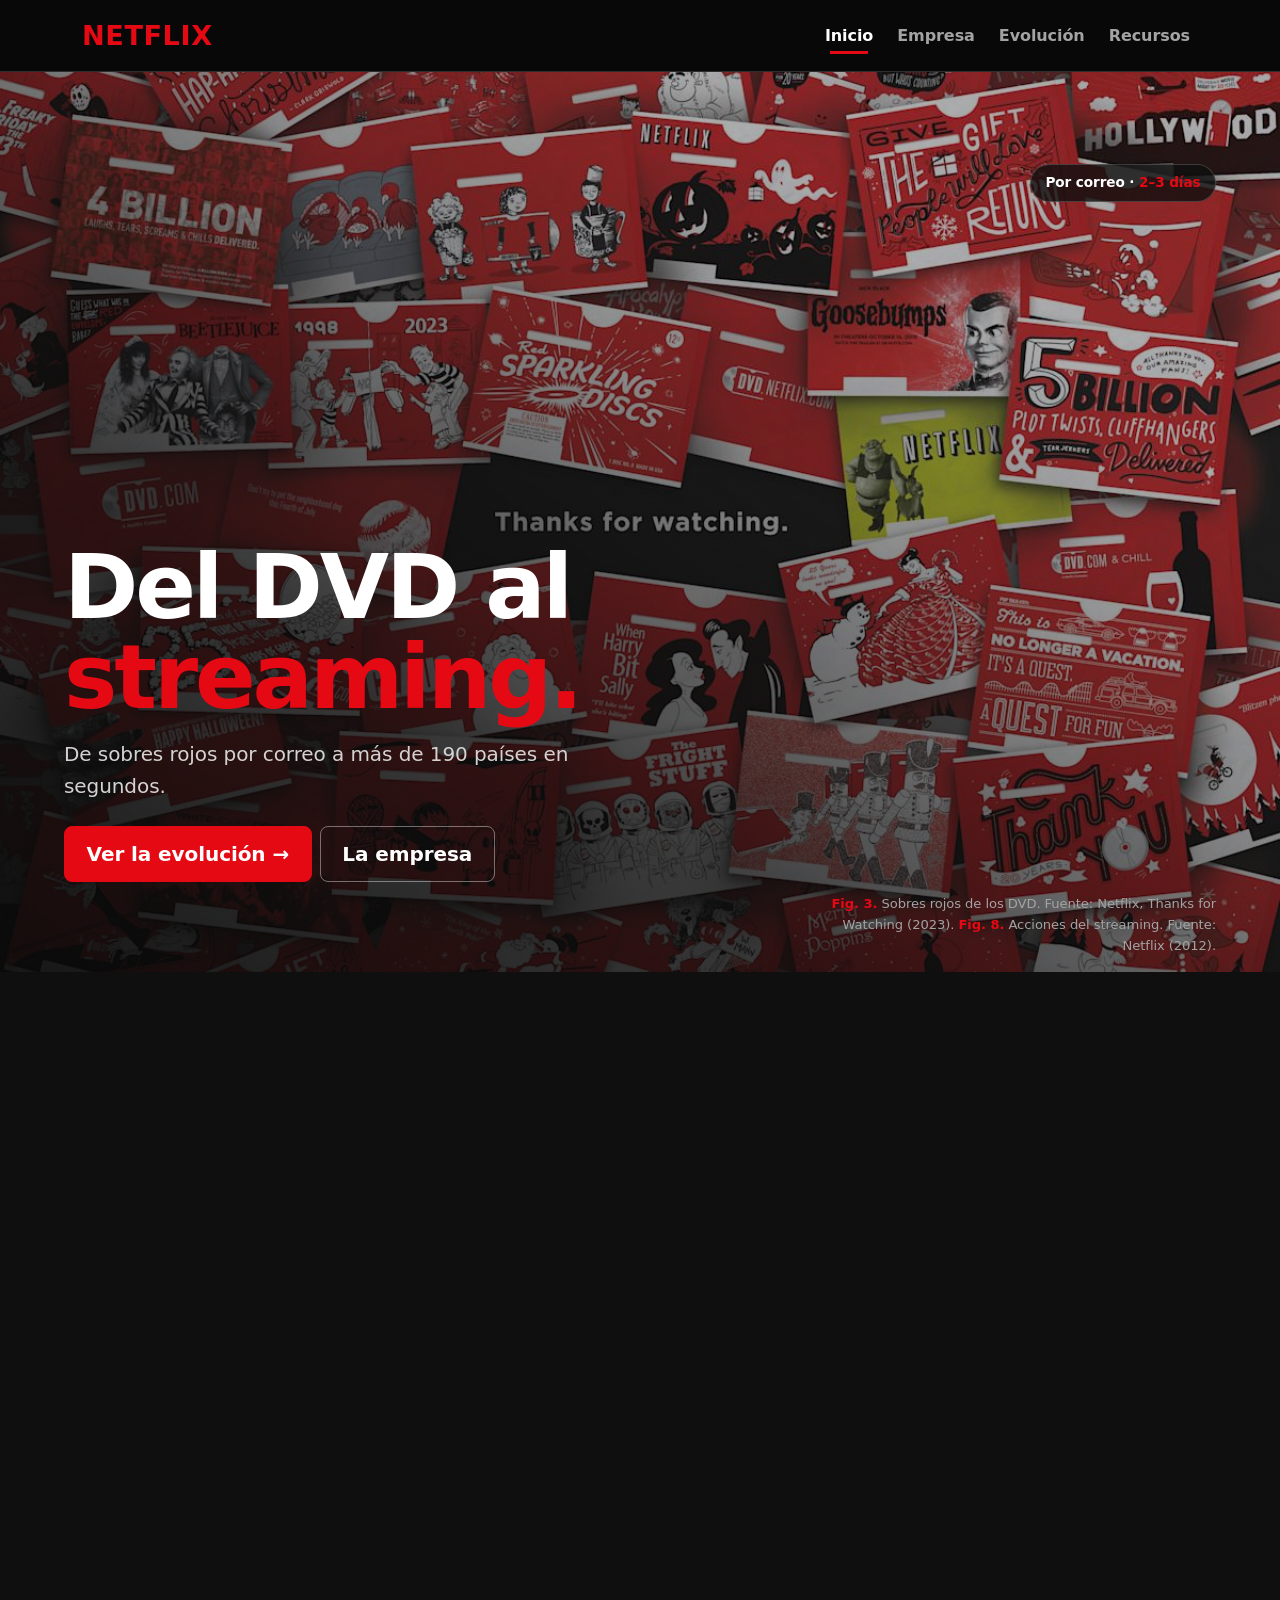
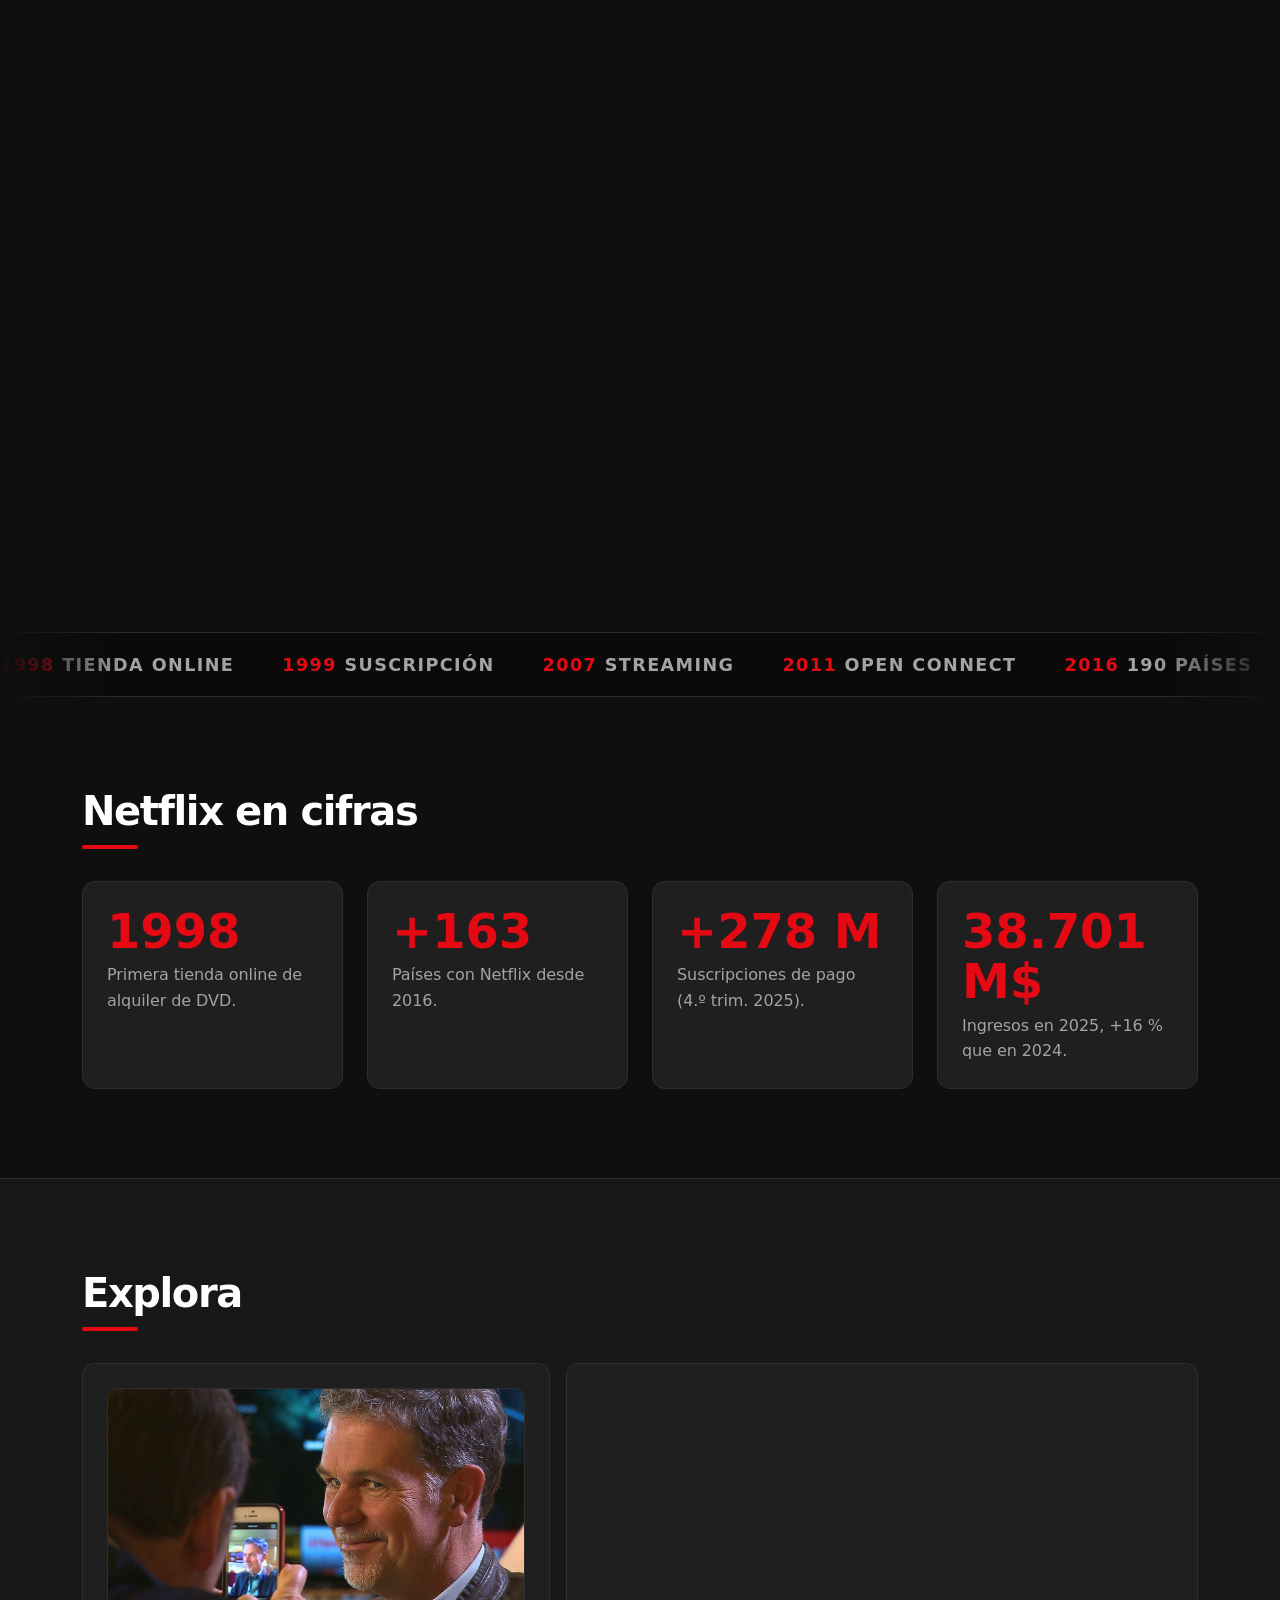
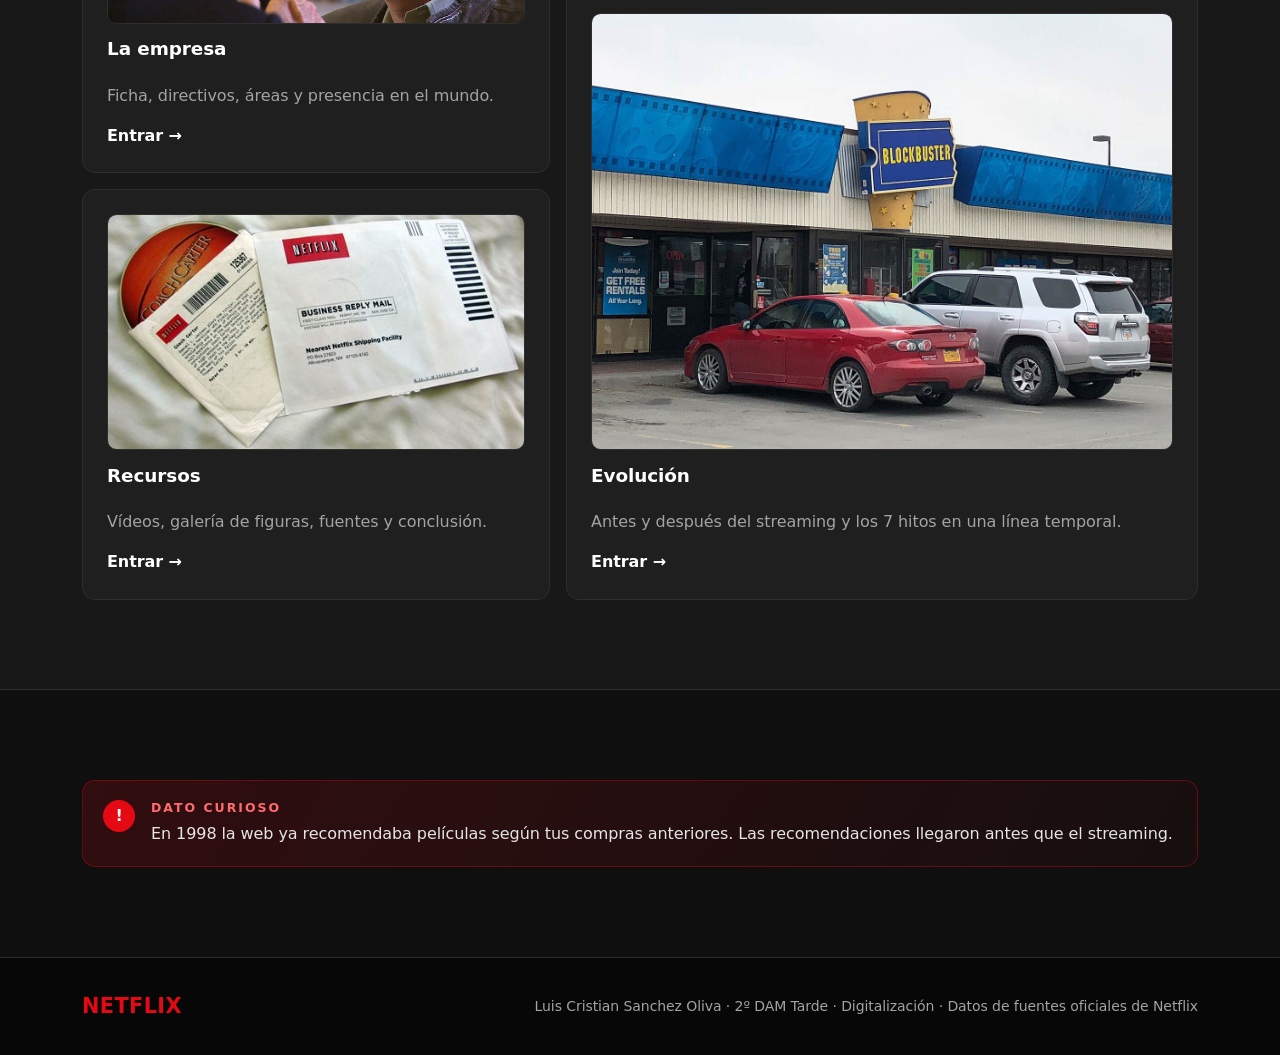
<file: index.html>
<!doctype html>
<html lang="es" data-bs-theme="dark">
<head>
  <meta charset="utf-8">
  <meta name="viewport" content="width=device-width, initial-scale=1">
  <meta name="description" content="Netflix: del alquiler de DVD por correo al streaming. Proyecto de Digitalización, 2º DAM.">
  <title>Inicio | Netflix: del DVD al streaming</title>
  <link rel="icon" href="data:image/svg+xml,%3Csvg xmlns='http://www.w3.org/2000/svg' viewBox='0 0 32 32'%3E%3Crect width='32' height='32' rx='6' fill='%23141414'/%3E%3Cpath d='M9 5h5l4 12V5h5v22h-5l-4-12v12H9z' fill='%23e50914'/%3E%3C/svg%3E">
  <script>document.documentElement.classList.add("js");</script>
  <link href="https://cdn.jsdelivr.net/npm/bootstrap@5.3.9/dist/css/bootstrap.min.css"
        rel="stylesheet" integrity="sha384-yEPZ7jP9S0QKiUQ0m3jjsO4ProIW7wvR9gXkI7JOGa2XVsw53Yke2bsdkBbjmmiX"
        crossorigin="anonymous">
  <link rel="stylesheet" href="css/scrollcraft.css">
  <link rel="stylesheet" href="css/style.css">
  <link rel="stylesheet" href="css/escenas.css">
</head>
<body class="d-flex flex-column min-vh-100">
  <a class="visually-hidden-focusable skip-link" href="#contenido">Saltar al contenido</a>

  <nav class="navbar navbar-expand-md fixed-top site-nav" aria-label="Navegación principal">
    <div class="container">
      <a class="navbar-brand brand" href="index.html">Netflix</a>
      <button class="navbar-toggler" type="button" data-bs-toggle="collapse"
              data-bs-target="#menuPrincipal" aria-controls="menuPrincipal"
              aria-expanded="false" aria-label="Mostrar u ocultar la navegación">
        <span class="navbar-toggler-icon"></span>
      </button>
      <div class="collapse navbar-collapse" id="menuPrincipal">
        <ul class="navbar-nav ms-auto gap-md-2">
          <li class="nav-item"><a class="nav-link active" href="index.html" aria-current="page">Inicio</a></li>
          <li class="nav-item"><a class="nav-link" href="empresa.html">Empresa</a></li>
          <li class="nav-item"><a class="nav-link" href="evolucion.html">Evolución</a></li>
          <li class="nav-item"><a class="nav-link" href="recursos.html">Recursos</a></li>
        </ul>
      </div>
    </div>
  </nav>

  <main id="contenido" tabindex="-1">
    <section class="sobre" data-sc-act="pin" data-sc-span="2.4" aria-labelledby="titulo-inicio">
      <div data-sc-stage class="sobre-stage">
        <div class="sobre-pantalla" data-sc-parallax="-0.8">
          <figure>
            <img src="img/ilustracion-streaming.jpg" width="1200" height="790"
                 alt="Ilustración de Netflix con pantallas y los iconos de reproducir, buscar, valorar y compartir">
          </figure>
        </div>
        <div class="sobre-mitad sobre-mitad--izq" aria-hidden="true"><img src="img/sobres-rojos.jpg" width="1200" height="910" alt=""></div>
        <div class="sobre-mitad sobre-mitad--der" aria-hidden="true"><img src="img/sobres-rojos.jpg" width="1200" height="910" alt=""></div>
        <div class="sobre-scrim" aria-hidden="true"></div>

        <p class="sobre-medidor" aria-live="off">
          <span data-sc-cue="0 0.4 0">Por correo · <b>2–3 días</b></span>
          <span data-sc-cue="0.45 1 0.2 0.05">Streaming · <b>10–15 s</b></span>
        </p>

        <div class="sobre-copy" data-sc-cue="0 0.5 0">
          <h1 id="titulo-inicio" class="hero-title">Del DVD al <span>streaming.</span></h1>
          <p class="intro mt-3 mb-4">De sobres rojos por correo a más de 190 países en segundos.</p>
          <div class="d-flex flex-wrap gap-2">
            <a class="btn btn-netflix btn-lg" href="evolucion.html">Ver la evolución <span aria-hidden="true">→</span></a>
            <a class="btn btn-outline-claro btn-lg" href="empresa.html">La empresa</a>
          </div>
        </div>

        <div class="sobre-copy" data-sc-cue="0.55 1 0.25 0.05">
          <p class="pregunta">¿Cómo cambió el negocio al pasar del alquiler de DVD por correo al streaming?</p>
        </div>

        <p class="sobre-pie leyenda"><strong>Fig. 3.</strong> Sobres rojos de los DVD. Fuente: Netflix, Thanks for Watching (2023). <strong>Fig. 8.</strong> Acciones del streaming. Fuente: Netflix (2012).</p>
      </div>
    </section>

    <div class="marquee" aria-hidden="true">
      <div class="marquee-pista">
        <span><b>1998</b> Tienda online</span><span><b>1999</b> Suscripción</span><span><b>2007</b> Streaming</span><span><b>2011</b> Open Connect</span><span><b>2016</b> 190 países</span><span><b>2016</b> Descargas</span><span><b>2022</b> Anuncios</span>
        <span><b>1998</b> Tienda online</span><span><b>1999</b> Suscripción</span><span><b>2007</b> Streaming</span><span><b>2011</b> Open Connect</span><span><b>2016</b> 190 países</span><span><b>2016</b> Descargas</span><span><b>2022</b> Anuncios</span>
      </div>
    </div>

    <section class="section-space" aria-labelledby="titulo-cifras">
      <div class="container">
        <h2 id="titulo-cifras" class="section-title reveal">Netflix en cifras</h2>
        <div class="row row-cols-1 row-cols-sm-2 row-cols-lg-4 g-3 g-lg-4">
          <div class="col reveal">
            <div class="tarjeta">
              <span class="cifra">1998</span>
              <p class="cifra-texto">Primera tienda online de alquiler de DVD.</p>
            </div>
          </div>
          <div class="col reveal" style="--d: .08s">
            <div class="tarjeta">
              <span class="cifra" data-count="190" data-prefix="+">+190</span>
              <p class="cifra-texto">Países con Netflix desde 2016.</p>
            </div>
          </div>
          <div class="col reveal" style="--d: .16s">
            <div class="tarjeta">
              <span class="cifra" data-count="325" data-prefix="+" data-suffix=" M">+325 M</span>
              <p class="cifra-texto">Suscripciones de pago (4.º trim. 2025).</p>
            </div>
          </div>
          <div class="col reveal" style="--d: .24s">
            <div class="tarjeta">
              <span class="cifra" data-count="45200" data-suffix=" M$">45.200 M$</span>
              <p class="cifra-texto">Ingresos en 2025, +16 % que en 2024.</p>
            </div>
          </div>
        </div>
      </div>
    </section>

    <section class="section-space section-alt" aria-labelledby="titulo-dossier">
      <div class="container">
        <h2 id="titulo-dossier" class="section-title reveal">Explora</h2>
        <div class="puertas">
          <div class="puerta puerta-1 reveal">
            <article class="tarjeta">
              <div class="marco" data-sc-tilt="5"><img src="img/reed-hastings-2014.jpg" width="1280" height="720" alt="Reed Hastings, cofundador de Netflix, sonriendo durante una entrevista"></div>
              <h3>La empresa</h3>
              <p>Ficha, directivos, áreas y presencia en el mundo.</p>
              <a class="tarjeta-link" href="empresa.html">Entrar <span aria-hidden="true">→</span></a>
            </article>
          </div>
          <div class="puerta puerta-2 reveal" style="--d: .08s">
            <article class="tarjeta">
              <div class="marco" data-sc-tilt="5"><img src="img/blockbuster-anchorage.jpg" width="1280" height="960" alt="Fachada de una tienda Blockbuster con coches aparcados delante"></div>
              <h3>Evolución</h3>
              <p>Antes y después del streaming y los 7 hitos en una línea temporal.</p>
              <a class="tarjeta-link" href="evolucion.html">Entrar <span aria-hidden="true">→</span></a>
            </article>
          </div>
          <div class="puerta puerta-3 reveal" style="--d: .16s">
            <article class="tarjeta">
              <div class="marco" data-sc-tilt="5"><img src="img/sobre-dvd.jpg" width="490" height="300" alt="DVD de Netflix junto a su sobre de devolución"></div>
              <h3>Recursos</h3>
              <p>Vídeos, galería de figuras, fuentes y conclusión.</p>
              <a class="tarjeta-link" href="recursos.html">Entrar <span aria-hidden="true">→</span></a>
            </article>
          </div>
        </div>
      </div>
    </section>

    <section class="section-space" aria-label="Dato curioso">
      <div class="container">
        <aside class="dato-curioso reveal zoom" aria-labelledby="titulo-curioso-inicio">
          <h3 id="titulo-curioso-inicio">Dato curioso</h3>
          <p>En 1998 la web ya recomendaba películas según tus compras anteriores. Las recomendaciones llegaron antes que el streaming.</p>
        </aside>
      </div>
    </section>
  </main>

  <footer class="site-footer mt-auto">
    <div class="container d-flex flex-wrap align-items-center justify-content-between gap-2">
      <span class="brand">Netflix</span>
      <small>Luis Cristian Sanchez Oliva · 2º DAM Tarde · Digitalización · Datos de fuentes oficiales de Netflix</small>
    </div>
  </footer>

  <script src="https://cdn.jsdelivr.net/npm/bootstrap@5.3.9/dist/js/bootstrap.bundle.min.js"
          integrity="sha384-WyOxWvTyr1QaMPfiPJSv76iReVthorl5uWlFtZPyK0IEB0hGzo9y5Bp9mYanr8Bu"
          crossorigin="anonymous"></script>
  <script src="js/scrollcraft.js"></script>
  <script src="js/escenas.js"></script>
  <script src="js/main.js"></script>
</body>
</html>
</file>
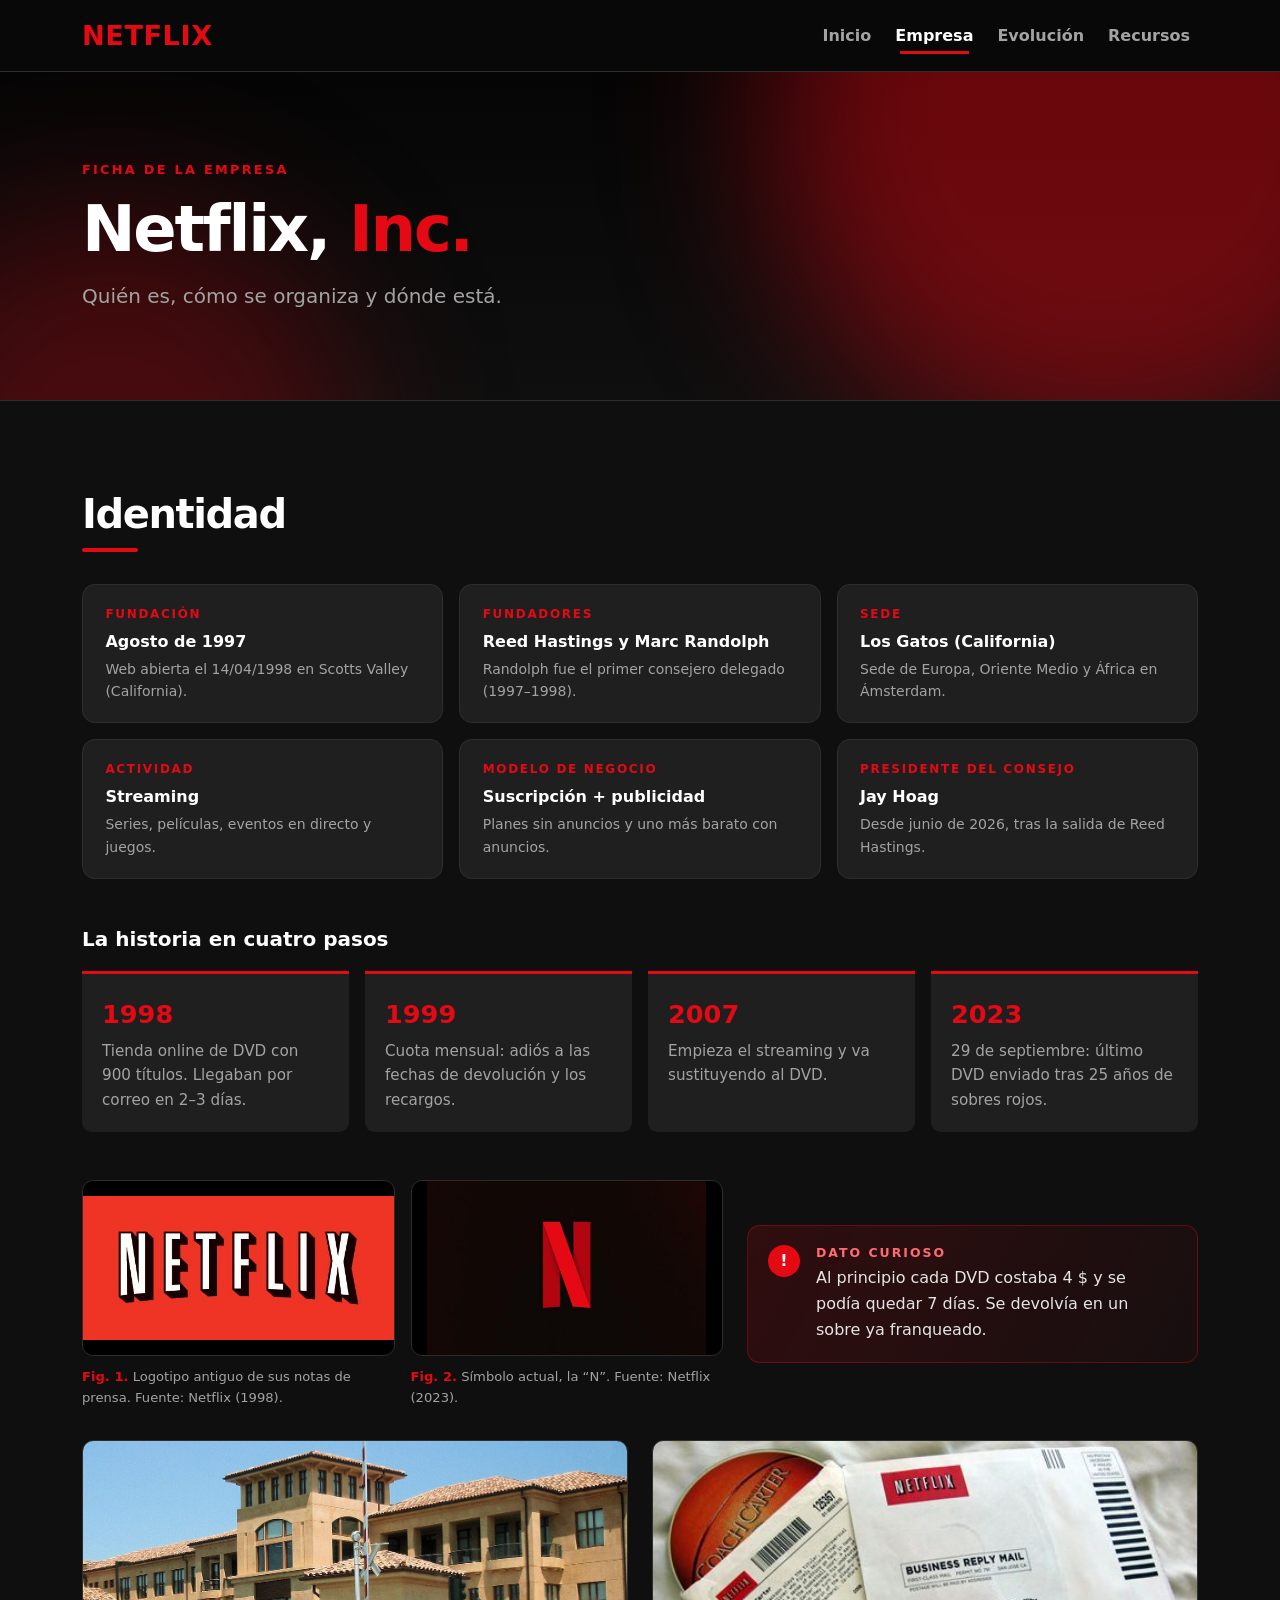
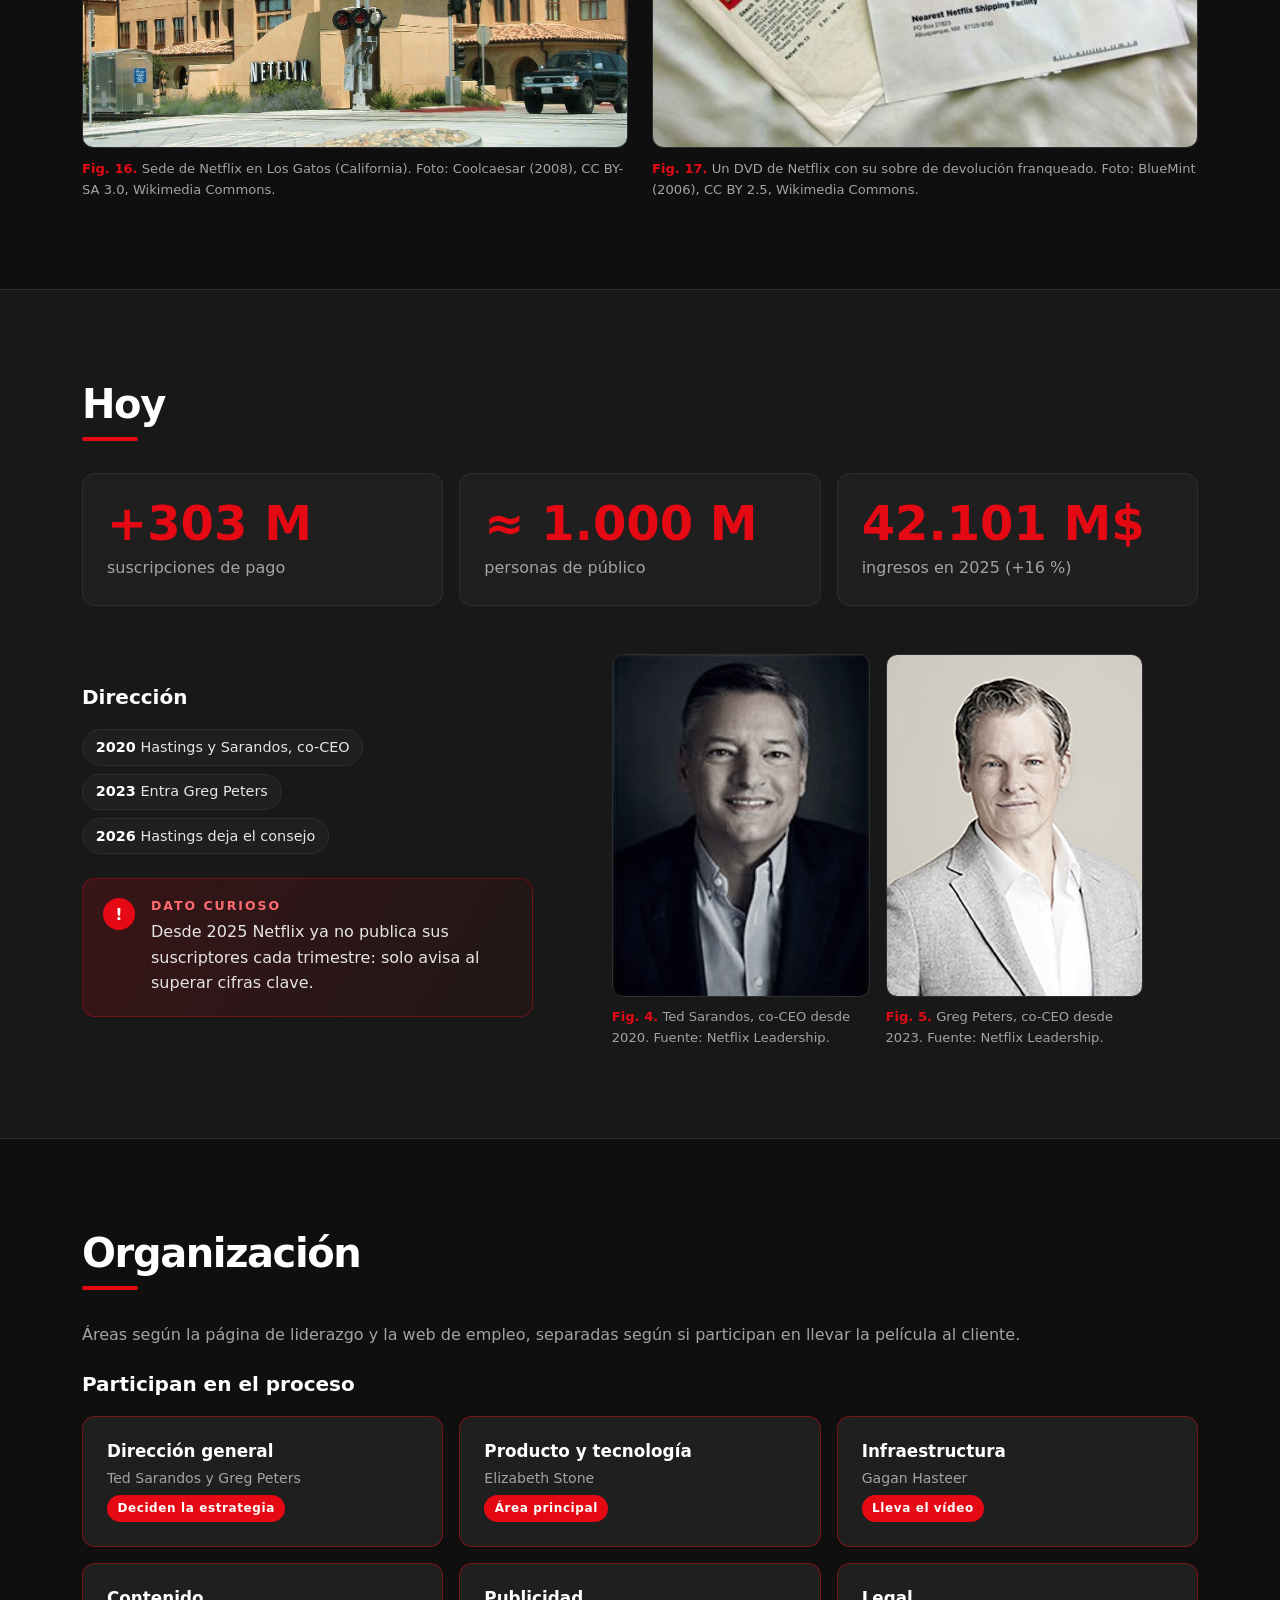
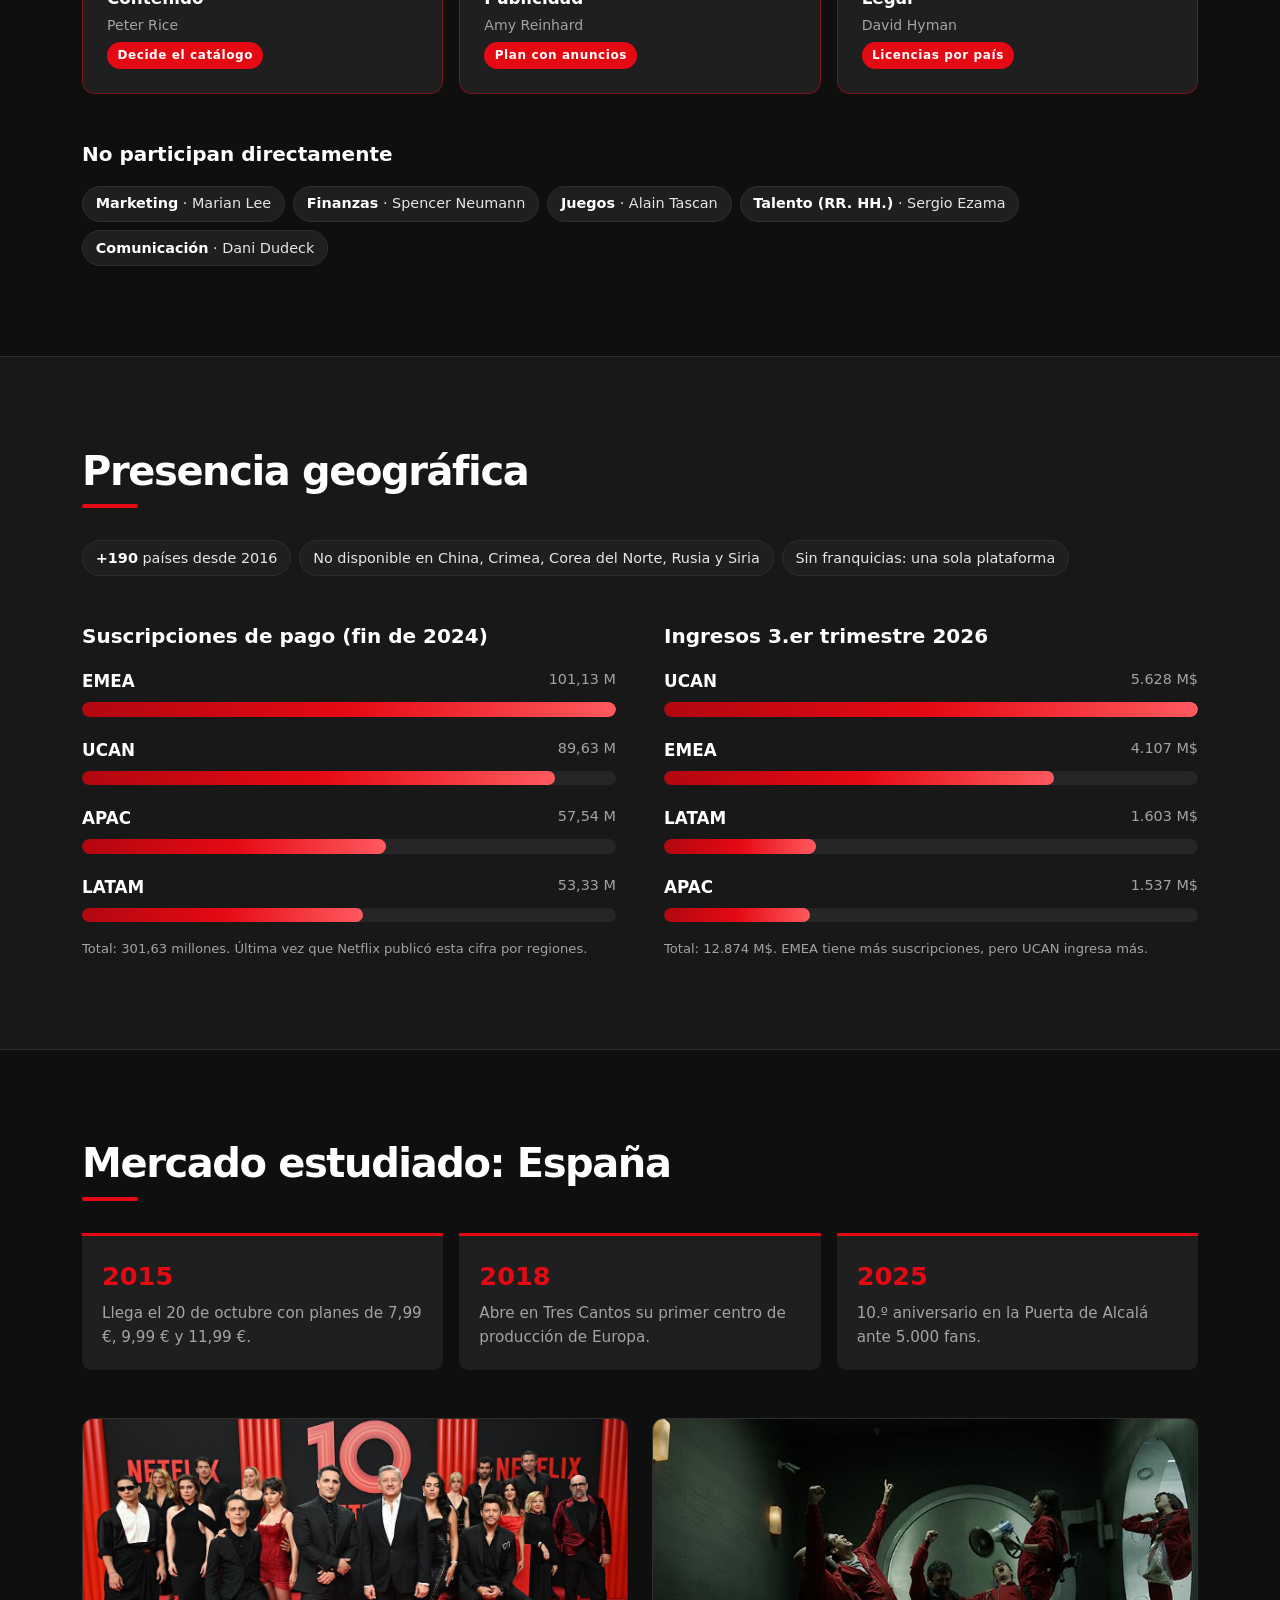
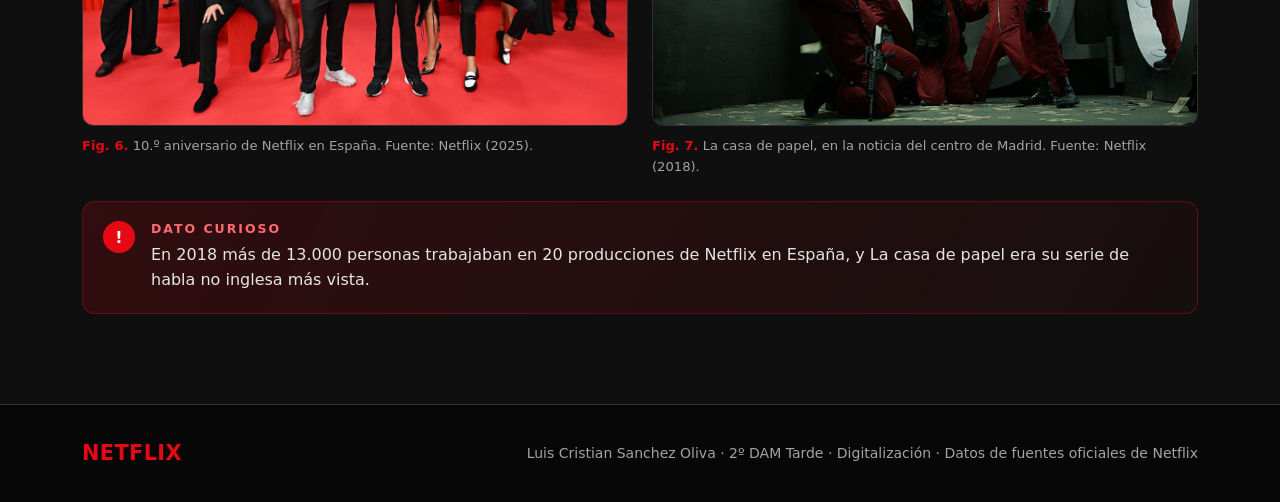
<file: empresa.html>
<!doctype html>
<html lang="es" data-bs-theme="dark">
<head>
  <meta charset="utf-8">
  <meta name="viewport" content="width=device-width, initial-scale=1">
  <meta name="description" content="Ficha de la empresa Netflix: identidad, historia, organización y presencia geográfica.">
  <title>Empresa | Netflix: del DVD al streaming</title>
  <link rel="icon" href="data:image/svg+xml,%3Csvg xmlns='http://www.w3.org/2000/svg' viewBox='0 0 32 32'%3E%3Crect width='32' height='32' rx='6' fill='%23141414'/%3E%3Cpath d='M9 5h5l4 12V5h5v22h-5l-4-12v12H9z' fill='%23e50914'/%3E%3C/svg%3E">
  <script>document.documentElement.classList.add("js");</script>
  <link href="https://cdn.jsdelivr.net/npm/bootstrap@5.3.9/dist/css/bootstrap.min.css"
        rel="stylesheet" integrity="sha384-yEPZ7jP9S0QKiUQ0m3jjsO4ProIW7wvR9gXkI7JOGa2XVsw53Yke2bsdkBbjmmiX"
        crossorigin="anonymous">
  <link rel="stylesheet" href="css/style.css">
</head>
<body class="d-flex flex-column min-vh-100">
  <a class="visually-hidden-focusable skip-link" href="#contenido">Saltar al contenido</a>

  <nav class="navbar navbar-expand-md fixed-top site-nav" aria-label="Navegación principal">
    <div class="container">
      <a class="navbar-brand brand" href="index.html">Netflix</a>
      <button class="navbar-toggler" type="button" data-bs-toggle="collapse"
              data-bs-target="#menuPrincipal" aria-controls="menuPrincipal"
              aria-expanded="false" aria-label="Mostrar u ocultar la navegación">
        <span class="navbar-toggler-icon"></span>
      </button>
      <div class="collapse navbar-collapse" id="menuPrincipal">
        <ul class="navbar-nav ms-auto gap-md-2">
          <li class="nav-item"><a class="nav-link" href="index.html">Inicio</a></li>
          <li class="nav-item"><a class="nav-link active" href="empresa.html" aria-current="page">Empresa</a></li>
          <li class="nav-item"><a class="nav-link" href="evolucion.html">Evolución</a></li>
          <li class="nav-item"><a class="nav-link" href="recursos.html">Recursos</a></li>
        </ul>
      </div>
    </div>
  </nav>

  <main id="contenido" tabindex="-1">
    <section class="hero hero-sm" aria-labelledby="titulo-empresa">
      <div class="container">
        <p class="eyebrow mb-3 anim">Ficha de la empresa</p>
        <h1 id="titulo-empresa" class="page-title anim">Netflix, <span>Inc.</span></h1>
        <p class="intro mt-3 mb-0 anim">Quién es, cómo se organiza y dónde está.</p>
      </div>
    </section>

    <section class="section-space" aria-labelledby="titulo-identidad">
      <div class="container">
        <h2 id="titulo-identidad" class="section-title reveal">Identidad</h2>
        <dl class="ficha mb-5">
          <div class="tarjeta reveal"><dt>Fundación</dt><dd>Agosto de 1997<small>Web abierta el 14/04/1998 en Scotts Valley (California).</small></dd></div>
          <div class="tarjeta reveal" style="--d: .08s"><dt>Fundadores</dt><dd>Reed Hastings y Marc Randolph<small>Randolph fue el primer consejero delegado (1997–1998).</small></dd></div>
          <div class="tarjeta reveal" style="--d: .16s"><dt>Sede</dt><dd>Los Gatos (California)<small>Sede de Europa, Oriente Medio y África en Ámsterdam.</small></dd></div>
          <div class="tarjeta reveal"><dt>Actividad</dt><dd>Streaming<small>Series, películas, eventos en directo y juegos.</small></dd></div>
          <div class="tarjeta reveal" style="--d: .08s"><dt>Modelo de negocio</dt><dd>Suscripción + publicidad<small>Planes sin anuncios y uno más barato con anuncios.</small></dd></div>
          <div class="tarjeta reveal" style="--d: .16s"><dt>Presidente del consejo</dt><dd>Jay Hoag<small>Desde junio de 2026, tras la salida de Reed Hastings.</small></dd></div>
        </dl>

        <h3 class="subtitulo reveal">La historia en cuatro pasos</h3>
        <ol class="pasos mb-5">
          <li class="reveal"><span class="anio">1998</span><p>Tienda online de DVD con 900 títulos. Llegaban por correo en 2–3 días.</p></li>
          <li class="reveal" style="--d: .1s"><span class="anio">1999</span><p>Cuota mensual: adiós a las fechas de devolución y los recargos.</p></li>
          <li class="reveal" style="--d: .2s"><span class="anio">2007</span><p>Empieza el streaming y va sustituyendo al DVD.</p></li>
          <li class="reveal" style="--d: .3s"><span class="anio">2023</span><p>29 de septiembre: último DVD enviado tras 25 años de sobres rojos.</p></li>
        </ol>

        <div class="row g-4 align-items-center">
          <div class="col-md-7 reveal izq">
            <div class="row g-3">
              <div class="col-6">
                <figure class="figura contener">
                  <div class="marco"><img src="img/logo-antiguo.jpg" width="554" height="257" alt="Logotipo antiguo de Netflix con letras blancas sobre fondo rojo"></div>
                  <figcaption><strong>Fig. 1.</strong> Logotipo antiguo de sus notas de prensa. Fuente: Netflix (1998).</figcaption>
                </figure>
              </div>
              <div class="col-6">
                <figure class="figura contener">
                  <div class="marco"><img src="img/simbolo-n.jpg" width="480" height="300" alt="Símbolo actual de Netflix: una N roja sobre fondo negro"></div>
                  <figcaption><strong>Fig. 2.</strong> Símbolo actual, la “N”. Fuente: Netflix (2023).</figcaption>
                </figure>
              </div>
            </div>
          </div>
          <div class="col-md-5 reveal der">
            <aside class="dato-curioso" aria-labelledby="titulo-curioso-1">
              <h3 id="titulo-curioso-1">Dato curioso</h3>
              <p>Al principio cada DVD costaba 4 $ y se podía quedar 7 días. Se devolvía en un sobre ya franqueado.</p>
            </aside>
          </div>
        </div>

        <div class="row g-4 mt-2">
          <div class="col-md-6 reveal izq">
            <figure class="figura">
              <div class="marco"><img src="img/sede-los-gatos.jpg" width="1280" height="961" alt="Edificio de color arena con tejado de teja y el rótulo de Netflix junto a un paso a nivel"></div>
              <figcaption><strong>Fig. 16.</strong> Sede de Netflix en Los Gatos (California). Foto: Coolcaesar (2008), CC BY-SA 3.0, Wikimedia Commons.</figcaption>
            </figure>
          </div>
          <div class="col-md-6 reveal der">
            <figure class="figura">
              <div class="marco"><img src="img/sobre-dvd.jpg" width="490" height="300" alt="DVD de Netflix fuera de su funda junto al sobre blanco de devolución con el logotipo rojo"></div>
              <figcaption><strong>Fig. 17.</strong> Un DVD de Netflix con su sobre de devolución franqueado. Foto: BlueMint (2006), CC BY 2.5, Wikimedia Commons.</figcaption>
            </figure>
          </div>
        </div>
      </div>
    </section>

    <section class="section-space section-alt" aria-labelledby="titulo-hoy">
      <div class="container">
        <h2 id="titulo-hoy" class="section-title reveal">Hoy</h2>
        <div class="row row-cols-1 row-cols-sm-3 g-3 mb-5">
          <div class="col reveal"><div class="tarjeta"><span class="cifra" data-count="325" data-prefix="+" data-suffix=" M">+325 M</span><p class="cifra-texto">suscripciones de pago</p></div></div>
          <div class="col reveal" style="--d: .1s"><div class="tarjeta"><span class="cifra">≈ 1.000 M</span><p class="cifra-texto">personas de público</p></div></div>
          <div class="col reveal" style="--d: .2s"><div class="tarjeta"><span class="cifra" data-count="45200" data-suffix=" M$">45.200 M$</span><p class="cifra-texto">ingresos en 2025 (+16 %)</p></div></div>
        </div>

        <div class="row g-4 align-items-center">
          <div class="col-lg-5 reveal izq">
            <h3 class="subtitulo">Dirección</h3>
            <ul class="chips my-3">
              <li><strong>2020</strong> Hastings y Sarandos, co-CEO</li>
              <li><strong>2023</strong> Entra Greg Peters</li>
              <li><strong>2026</strong> Hastings deja el consejo</li>
            </ul>
            <aside class="dato-curioso mt-4" aria-labelledby="titulo-curioso-2">
              <h3 id="titulo-curioso-2">Dato curioso</h3>
              <p>Desde 2025 Netflix ya no publica sus suscriptores cada trimestre: solo avisa al superar cifras clave.</p>
            </aside>
          </div>
          <div class="col-lg-7">
            <div class="row g-3 justify-content-center">
              <div class="col-6 col-sm-5 reveal zoom">
                <figure class="figura retrato">
                  <div class="marco"><img src="img/ted-sarandos.jpg" width="180" height="250" alt="Retrato de Ted Sarandos"></div>
                  <figcaption><strong>Fig. 4.</strong> Ted Sarandos, co-CEO desde 2020. Fuente: Netflix Leadership.</figcaption>
                </figure>
              </div>
              <div class="col-6 col-sm-5 reveal zoom" style="--d: .15s">
                <figure class="figura retrato">
                  <div class="marco"><img src="img/greg-peters.jpg" width="400" height="600" alt="Retrato de Greg Peters"></div>
                  <figcaption><strong>Fig. 5.</strong> Greg Peters, co-CEO desde 2023. Fuente: Netflix Leadership.</figcaption>
                </figure>
              </div>
            </div>
          </div>
        </div>
      </div>
    </section>

    <section class="section-space" aria-labelledby="titulo-organizacion">
      <div class="container">
        <h2 id="titulo-organizacion" class="section-title reveal">Organización</h2>
        <p class="texto-suave mb-4 reveal">Áreas según la página de liderazgo y la web de empleo, separadas según si participan en llevar la película al cliente.</p>
        <h3 class="subtitulo reveal">Participan en el proceso</h3>
        <div class="row row-cols-1 row-cols-sm-2 row-cols-lg-3 g-3 mb-5">
          <div class="col reveal"><div class="tarjeta area participa"><h3>Dirección general</h3><p class="persona">Ted Sarandos y Greg Peters</p><span class="badge-si">Deciden la estrategia</span></div></div>
          <div class="col reveal" style="--d: .08s"><div class="tarjeta area participa"><h3>Producto y tecnología</h3><p class="persona">Elizabeth Stone</p><span class="badge-si">Área principal</span></div></div>
          <div class="col reveal" style="--d: .16s"><div class="tarjeta area participa"><h3>Infraestructura</h3><p class="persona">Gagan Hasteer</p><span class="badge-si">Lleva el vídeo</span></div></div>
          <div class="col reveal"><div class="tarjeta area participa"><h3>Contenido</h3><p class="persona">Peter Rice</p><span class="badge-si">Decide el catálogo</span></div></div>
          <div class="col reveal" style="--d: .08s"><div class="tarjeta area participa"><h3>Publicidad</h3><p class="persona">Amy Reinhard</p><span class="badge-si">Plan con anuncios</span></div></div>
          <div class="col reveal" style="--d: .16s"><div class="tarjeta area participa"><h3>Legal</h3><p class="persona">David Hyman</p><span class="badge-si">Licencias por país</span></div></div>
        </div>
        <h3 class="subtitulo reveal">No participan directamente</h3>
        <ul class="chips reveal">
          <li><strong>Marketing</strong> · Marian Lee</li>
          <li><strong>Finanzas</strong> · Spencer Neumann</li>
          <li><strong>Juegos</strong> · Alain Tascan</li>
          <li><strong>Talento (RR. HH.)</strong> · Sergio Ezama</li>
          <li><strong>Comunicación</strong> · Dani Dudeck</li>
        </ul>
      </div>
    </section>

    <section class="section-space section-alt" aria-labelledby="titulo-presencia">
      <div class="container">
        <h2 id="titulo-presencia" class="section-title reveal">Presencia geográfica</h2>
        <ul class="chips mb-5 reveal">
          <li><strong>+190</strong> países desde 2016</li>
          <li>No disponible en China, Crimea, Corea del Norte, Rusia y Siria</li>
          <li>Sin franquicias: una sola plataforma</li>
        </ul>

        <div class="row g-5">
          <div class="col-lg-6 reveal">
            <h3 class="subtitulo">Suscripciones de pago (fin de 2024)</h3>
            <div class="barras">
              <div><div class="barra-top"><strong>EMEA</strong><span>101,13 M</span></div><div class="barra"><span class="barra-fill" style="--w: 100%"></span></div></div>
              <div><div class="barra-top"><strong>UCAN</strong><span>89,63 M</span></div><div class="barra"><span class="barra-fill" style="--w: 88.6%"></span></div></div>
              <div><div class="barra-top"><strong>APAC</strong><span>57,54 M</span></div><div class="barra"><span class="barra-fill" style="--w: 56.9%"></span></div></div>
              <div><div class="barra-top"><strong>LATAM</strong><span>53,33 M</span></div><div class="barra"><span class="barra-fill" style="--w: 52.7%"></span></div></div>
            </div>
            <p class="leyenda mt-3 mb-0">Total: 301,63 millones. Última vez que Netflix publicó esta cifra por regiones.</p>
          </div>
          <div class="col-lg-6 reveal" style="--d: .15s">
            <h3 class="subtitulo">Ingresos 3.er trimestre 2026</h3>
            <div class="barras">
              <div><div class="barra-top"><strong>UCAN</strong><span>5.628 M$</span></div><div class="barra"><span class="barra-fill" style="--w: 100%"></span></div></div>
              <div><div class="barra-top"><strong>EMEA</strong><span>4.107 M$</span></div><div class="barra"><span class="barra-fill" style="--w: 73%"></span></div></div>
              <div><div class="barra-top"><strong>LATAM</strong><span>1.603 M$</span></div><div class="barra"><span class="barra-fill" style="--w: 28.5%"></span></div></div>
              <div><div class="barra-top"><strong>APAC</strong><span>1.537 M$</span></div><div class="barra"><span class="barra-fill" style="--w: 27.3%"></span></div></div>
            </div>
            <p class="leyenda mt-3 mb-0">Total: 12.874 M$. EMEA tiene más suscripciones, pero UCAN ingresa más.</p>
          </div>
        </div>
      </div>
    </section>

    <section class="section-space" aria-labelledby="titulo-espana">
      <div class="container">
        <h2 id="titulo-espana" class="section-title reveal">Mercado estudiado: España</h2>
        <ol class="pasos mb-5">
          <li class="reveal"><span class="anio">2015</span><p>Llega el 20 de octubre con planes de 7,99 €, 9,99 € y 11,99 €.</p></li>
          <li class="reveal" style="--d: .1s"><span class="anio">2018</span><p>Abre en Tres Cantos su primer centro de producción de Europa.</p></li>
          <li class="reveal" style="--d: .2s"><span class="anio">2025</span><p>10.º aniversario en la Puerta de Alcalá ante 5.000 fans.</p></li>
        </ol>
        <div class="row g-4">
          <div class="col-md-6 reveal izq">
            <figure class="figura">
              <div class="marco"><img src="img/aniversario-espana.jpg" width="1200" height="773" alt="Reparto de series españolas de Netflix posando ante un gran número 10 rojo"></div>
              <figcaption><strong>Fig. 6.</strong> 10.º aniversario de Netflix en España. Fuente: Netflix (2025).</figcaption>
            </figure>
          </div>
          <div class="col-md-6 reveal der">
            <figure class="figura">
              <div class="marco"><img src="img/casa-de-papel.jpg" width="750" height="422" alt="Escena de La casa de papel con los atracadores con mono rojo ante la cámara acorazada"></div>
              <figcaption><strong>Fig. 7.</strong> La casa de papel, en la noticia del centro de Madrid. Fuente: Netflix (2018).</figcaption>
            </figure>
          </div>
        </div>
        <aside class="dato-curioso mt-4 reveal zoom" aria-labelledby="titulo-curioso-3">
          <h3 id="titulo-curioso-3">Dato curioso</h3>
          <p>En 2018 más de 13.000 personas trabajaban en 20 producciones de Netflix en España, y La casa de papel era su serie de habla no inglesa más vista.</p>
        </aside>
      </div>
    </section>
  </main>

  <footer class="site-footer mt-auto">
    <div class="container d-flex flex-wrap align-items-center justify-content-between gap-2">
      <span class="brand">Netflix</span>
      <small>Luis Cristian Sanchez Oliva · 2º DAM Tarde · Digitalización · Datos de fuentes oficiales de Netflix</small>
    </div>
  </footer>

  <script src="https://cdn.jsdelivr.net/npm/bootstrap@5.3.9/dist/js/bootstrap.bundle.min.js"
          integrity="sha384-WyOxWvTyr1QaMPfiPJSv76iReVthorl5uWlFtZPyK0IEB0hGzo9y5Bp9mYanr8Bu"
          crossorigin="anonymous"></script>
  <script src="js/main.js"></script>
</body>
</html>
</file>
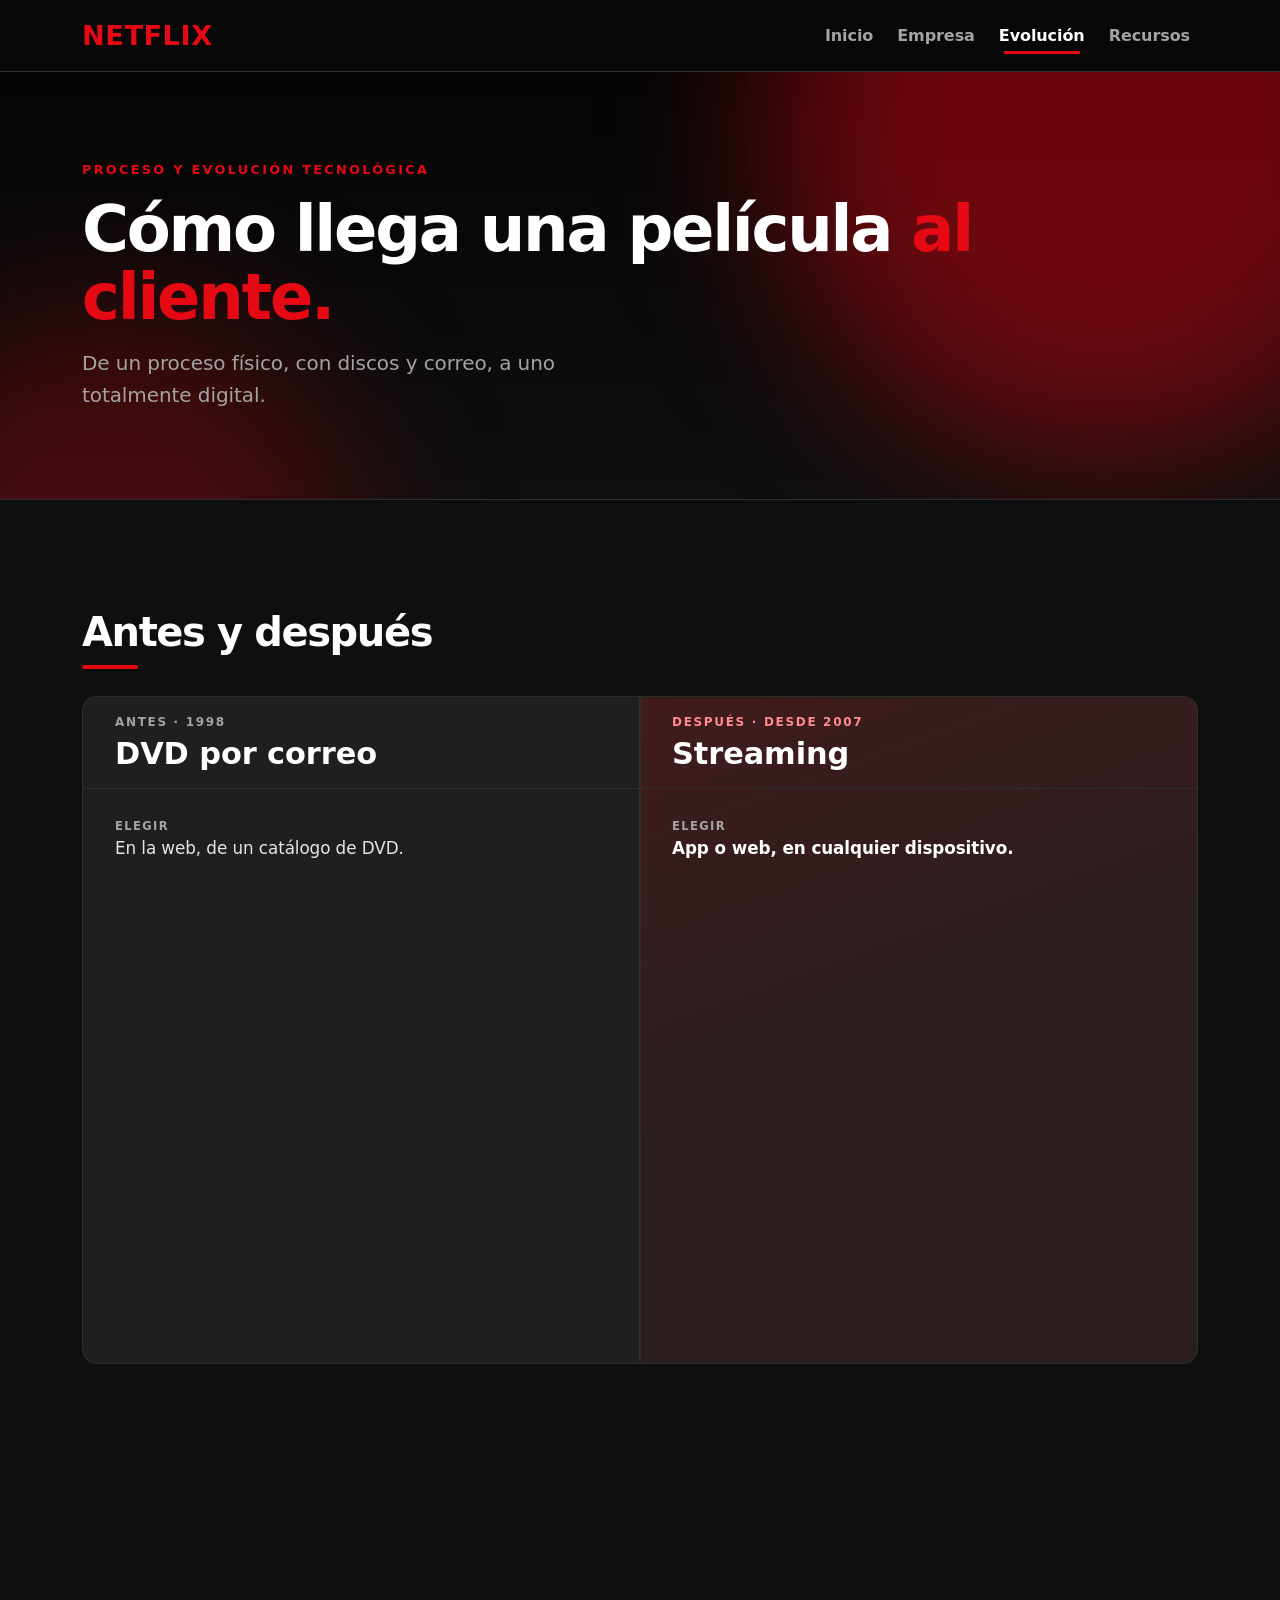
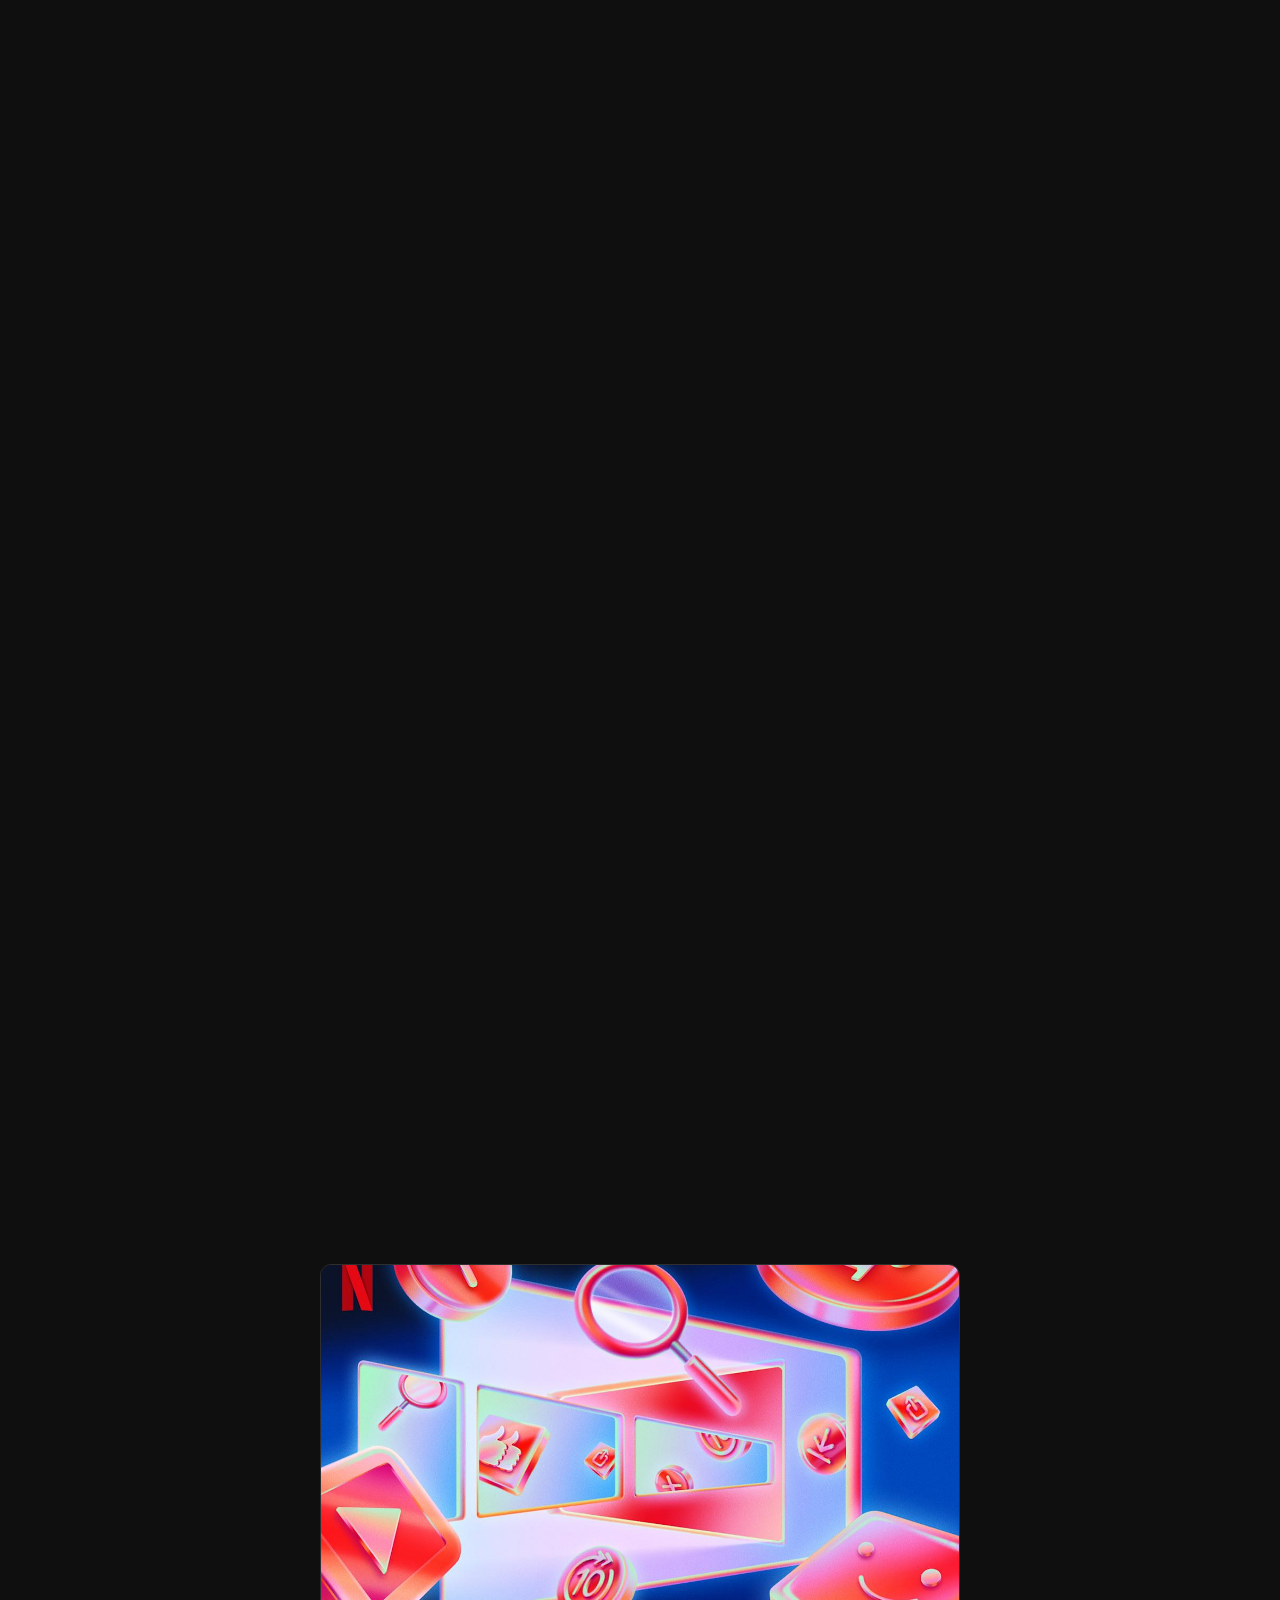
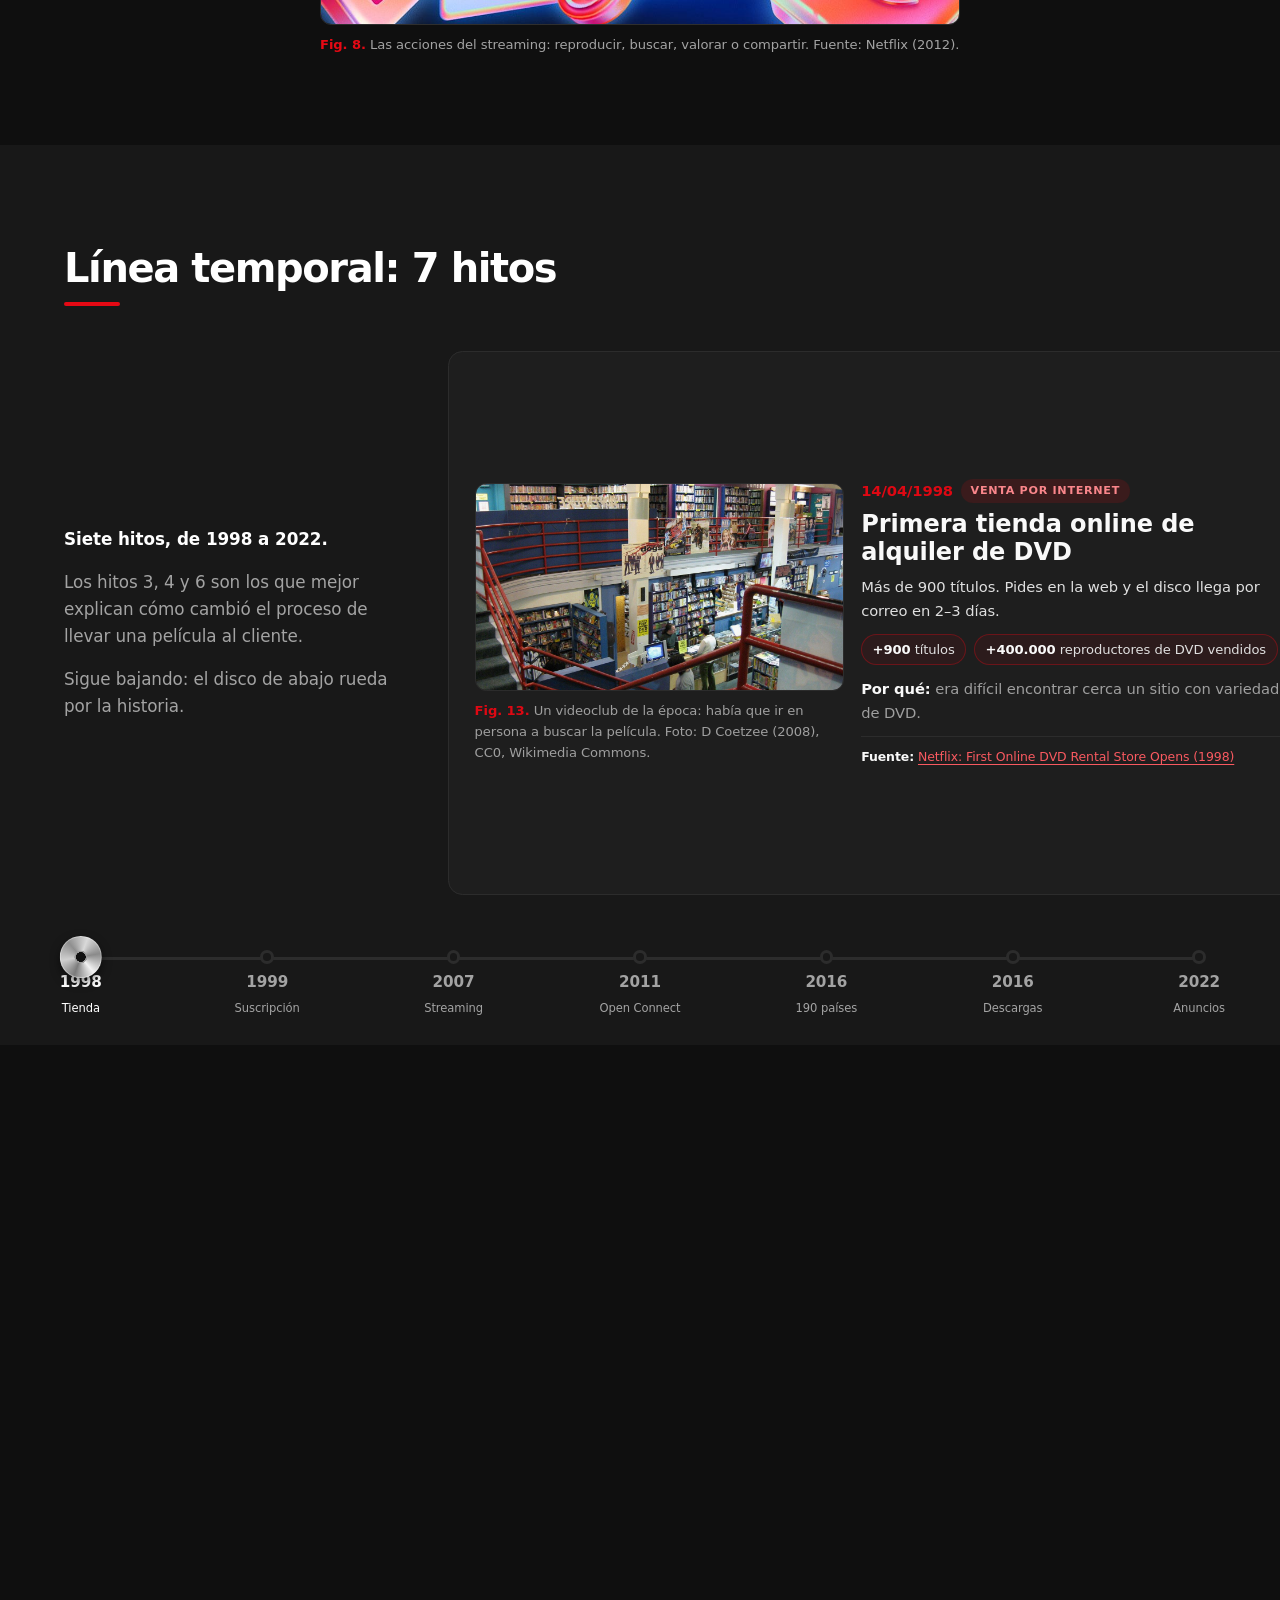
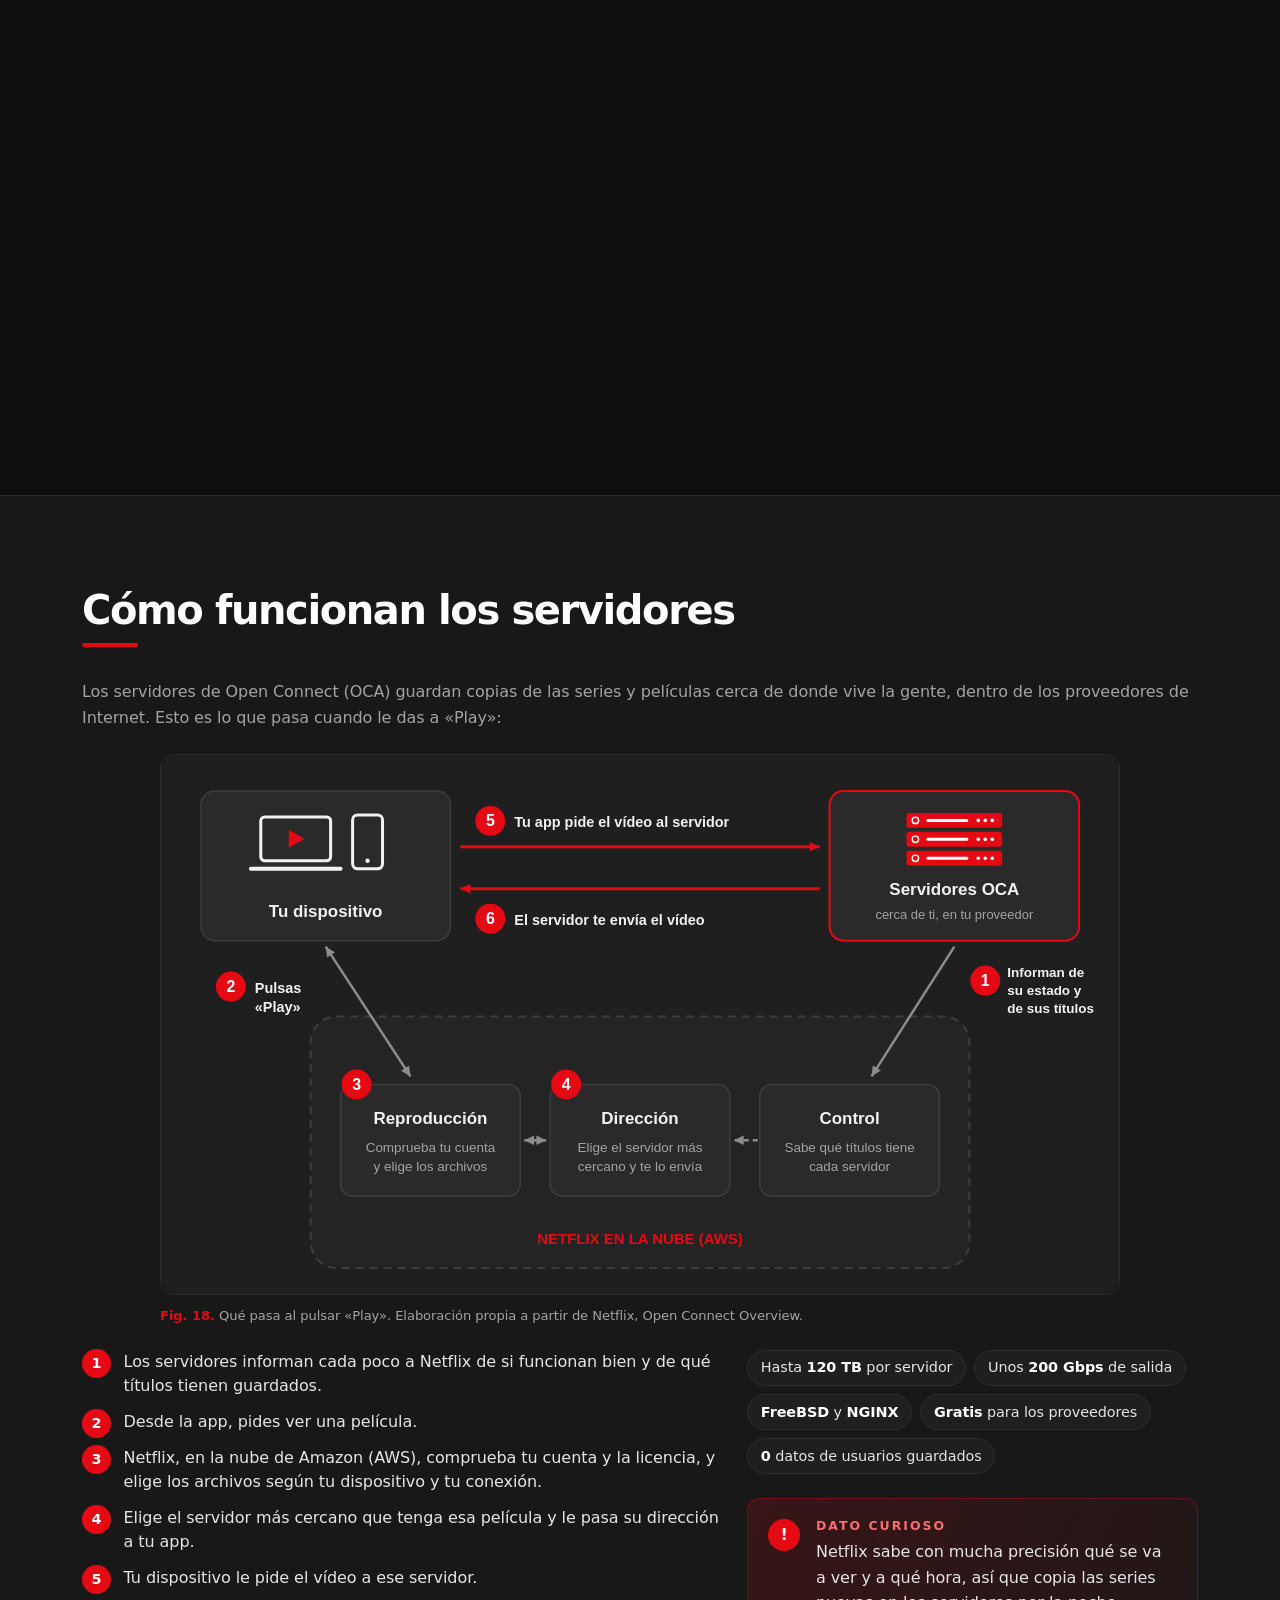
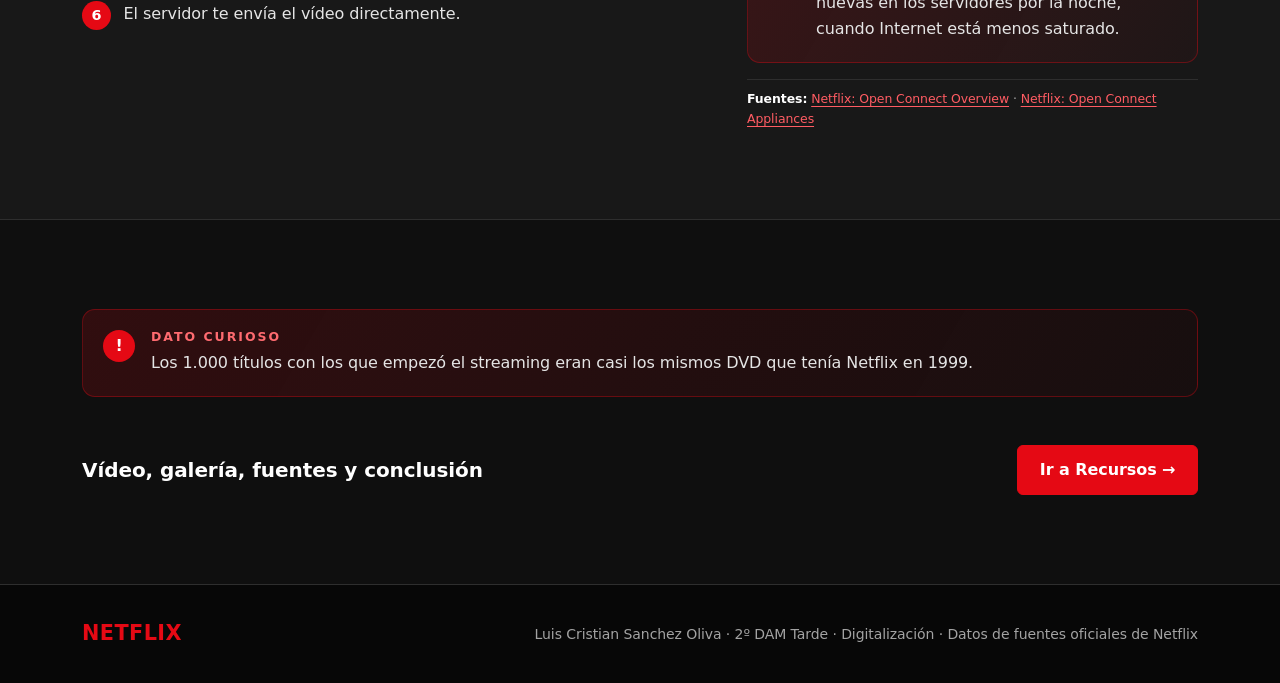
<file: evolucion.html>
<!doctype html>
<html lang="es" data-bs-theme="dark">
<head>
  <meta charset="utf-8">
  <meta name="viewport" content="width=device-width, initial-scale=1">
  <meta name="description" content="Cómo llega una película al cliente, del DVD por correo al streaming, y los 7 hitos tecnológicos de Netflix.">
  <title>Evolución | Netflix: del DVD al streaming</title>
  <link rel="icon" href="data:image/svg+xml,%3Csvg xmlns='http://www.w3.org/2000/svg' viewBox='0 0 32 32'%3E%3Crect width='32' height='32' rx='6' fill='%23141414'/%3E%3Cpath d='M9 5h5l4 12V5h5v22h-5l-4-12v12H9z' fill='%23e50914'/%3E%3C/svg%3E">
  <script>document.documentElement.classList.add("js");</script>
  <link href="https://cdn.jsdelivr.net/npm/bootstrap@5.3.9/dist/css/bootstrap.min.css"
        rel="stylesheet" integrity="sha384-yEPZ7jP9S0QKiUQ0m3jjsO4ProIW7wvR9gXkI7JOGa2XVsw53Yke2bsdkBbjmmiX"
        crossorigin="anonymous">
  <link rel="stylesheet" href="css/scrollcraft.css">
  <link rel="stylesheet" href="css/style.css">
  <link rel="stylesheet" href="css/escenas.css">
</head>
<body class="d-flex flex-column min-vh-100">
  <a class="visually-hidden-focusable skip-link" href="#contenido">Saltar al contenido</a>

  <nav class="navbar navbar-expand-md fixed-top site-nav" aria-label="Navegación principal">
    <div class="container">
      <a class="navbar-brand brand" href="index.html">Netflix</a>
      <button class="navbar-toggler" type="button" data-bs-toggle="collapse"
              data-bs-target="#menuPrincipal" aria-controls="menuPrincipal"
              aria-expanded="false" aria-label="Mostrar u ocultar la navegación">
        <span class="navbar-toggler-icon"></span>
      </button>
      <div class="collapse navbar-collapse" id="menuPrincipal">
        <ul class="navbar-nav ms-auto gap-md-2">
          <li class="nav-item"><a class="nav-link" href="index.html">Inicio</a></li>
          <li class="nav-item"><a class="nav-link" href="empresa.html">Empresa</a></li>
          <li class="nav-item"><a class="nav-link active" href="evolucion.html" aria-current="page">Evolución</a></li>
          <li class="nav-item"><a class="nav-link" href="recursos.html">Recursos</a></li>
        </ul>
      </div>
    </div>
  </nav>

  <main id="contenido" tabindex="-1">
    <section class="hero hero-sm" aria-labelledby="titulo-evolucion">
      <div class="container">
        <p class="eyebrow mb-3 anim">Proceso y evolución tecnológica</p>
        <h1 id="titulo-evolucion" class="page-title anim">Cómo llega una película <span>al cliente.</span></h1>
        <p class="intro mt-3 mb-0 anim">De un proceso físico, con discos y correo, a uno totalmente digital.</p>
      </div>
    </section>

    <section class="split" id="titulo-proceso" data-sc-act="pin" data-sc-span="2.6" aria-labelledby="titulo-antes-despues">
      <div data-sc-stage class="split-stage">
        <div class="container d-flex flex-column flex-grow-1 split-contenedor">
          <h2 id="titulo-antes-despues" class="section-title">Antes y después</h2>
          <div class="split-cols">
            <div class="split-suelo" aria-hidden="true"></div>
            <div class="split-divisoria" aria-hidden="true"><span class="split-divisoria-relleno"></span></div>
            <div class="split-cabeza">
              <div><p class="etiqueta">Antes · 1998</p><h3>DVD por correo</h3></div>
              <div class="despues"><p class="etiqueta">Después · desde 2007</p><h3>Streaming</h3></div>
            </div>
            <div class="filas">
              <div class="fila" data-sc-cue="0 1 0 0.02"><div><b>Elegir</b><span>En la web, de un catálogo de DVD.</span></div><div class="despues"><b>Elegir</b><span>App o web, en cualquier dispositivo.</span></div></div>
              <div class="fila" data-sc-cue="0.1 1 0.12 0.02"><div><b>Recibir</b><span>Por correo, en 2–3 días.</span></div><div class="despues"><b>Recibir</b><span>En segundos, desde servidores cercanos.</span></div></div>
              <div class="fila" data-sc-cue="0.22 1 0.12 0.02"><div><b>Tecnología</b><span>Tienda online, sobres y correo.</span></div><div class="despues"><b>Tecnología</b><span>Streaming, CDN propia y apps.</span></div></div>
              <div class="fila" data-sc-cue="0.34 1 0.12 0.02"><div><b>Información</b><span>Pedidos y direcciones.</span></div><div class="despues"><b>Información</b><span>Qué ve cada cliente: sirve para recomendar.</span></div></div>
              <div class="fila" data-sc-cue="0.46 1 0.12 0.02"><div><b>Cliente</b><span>Espera y devuelve el disco.</span></div><div class="despues"><b>Cliente</b><span>Ve al instante y puede descargar.</span></div></div>
              <div class="fila" data-sc-cue="0.58 1 0.12 0.02"><div><b>Trabajadores</b><span>Preparan y envían discos.</span></div><div class="despues"><b>Trabajadores</b><span>Software, servidores y contenido.</span></div></div>
            </div>
            <p class="split-veredicto" data-sc-cue="0.72 1 0.15 0.02">De días a segundos: <span>gana el streaming.</span></p>
          </div>
        </div>
      </div>
    </section>

    <section class="section-space pt-4" aria-label="Figura del proceso">
      <div class="container">
        <figure class="figura figura-centrada reveal zoom">
          <div class="marco"><img src="img/ilustracion-streaming.jpg" width="1200" height="790" alt="Ilustración de pantallas flotantes con iconos de reproducir, buscar, valorar y compartir"></div>
          <figcaption><strong>Fig. 8.</strong> Las acciones del streaming: reproducir, buscar, valorar o compartir. Fuente: Netflix (2012).</figcaption>
        </figure>
      </div>
    </section>

    <section class="linea" id="titulo-hitos" data-sc-act="pan" data-sc-span="7.5" aria-labelledby="titulo-linea">
      <div data-sc-stage class="linea-stage">
        <div class="linea-cabecera">
          <h2 id="titulo-linea" class="section-title">Línea temporal: 7 hitos</h2>
        </div>
        <div class="linea-carril">
          <div class="linea-rail" data-sc-pan="0">
            <div class="linea-intro">
              <p><strong>Siete hitos, de 1998 a 2022.</strong></p>
              <p>Los hitos 3, 4 y 6 son los que mejor explican cómo cambió el proceso de llevar una película al cliente.</p>
              <p>Sigue bajando: el disco de abajo rueda por la historia.</p>
            </div>

            <article class="hito" id="hito-1" aria-labelledby="t-hito-1">
              <figure class="figura">
                <div class="marco"><img src="img/videoclub.jpg" width="1280" height="960" alt="Interior de un videoclub de dos plantas con estanterías llenas de películas y clientes en el mostrador"></div>
                <figcaption><strong>Fig. 13.</strong> Un videoclub de la época: había que ir en persona a buscar la película. Foto: D Coetzee (2008), CC0, Wikimedia Commons.</figcaption>
              </figure>
              <div>
                <div class="hito-meta"><span class="hito-fecha">14/04/1998</span><span class="tag">Venta por Internet</span></div>
                <h3 id="t-hito-1">Primera tienda online de alquiler de DVD</h3>
                <p class="hito-resumen">Más de 900 títulos. Pides en la web y el disco llega por correo en 2–3 días.</p>
                <ul class="chips"><li><strong>+900</strong> títulos</li><li><strong>+400.000</strong> reproductores de DVD vendidos</li></ul>
                <p class="hito-porque"><b>Por qué:</b> era difícil encontrar cerca un sitio con variedad de DVD.</p>
                <p class="hito-fuente"><b>Fuente:</b> <a href="https://about.netflix.com/en/news/first-online-dvd-rental-store-opens" target="_blank" rel="noopener">Netflix: First Online DVD Rental Store Opens (1998)</a></p>
              </div>
            </article>

            <article class="hito" id="hito-2" aria-labelledby="t-hito-2">
              <figure class="figura">
                <div class="marco"><img src="img/blockbuster.jpg" width="1280" height="901" alt="Fachada de una tienda Blockbuster Video con su cartel azul y amarillo"></div>
                <figcaption><strong>Fig. 14.</strong> Tienda Blockbuster, el gran rival que cobraba recargos por retraso. Foto: RegionalQueenslander (2014), CC BY-SA 4.0, Wikimedia Commons.</figcaption>
              </figure>
              <div>
                <div class="hito-meta"><span class="hito-fecha">16/12/1999</span><span class="tag">Modelo de negocio</span></div>
                <h3 id="t-hito-2">Suscripción mensual sin recargos</h3>
                <p class="hito-resumen">Programa “Marquee”: cuota fija, sin fecha de devolución ni recargos por retraso.</p>
                <ul class="chips"><li><strong>15,95 $</strong> al mes</li><li><strong>4</strong> DVD a la vez</li><li><strong>3,98 $</strong> alquiler extra</li></ul>
                <p class="hito-porque"><b>Por qué:</b> los clientes estaban hartos de las multas. Netflix ganó un ingreso fijo.</p>
                <p class="hito-fuente"><b>Fuente:</b> <a href="https://about.netflix.com/en/news/netflix-com-transforms-dvd-business-eliminating-late-fees-and-due-dates-from" target="_blank" rel="noopener">Netflix: Netflix.com Transforms DVD Business (1999)</a></p>
              </div>
            </article>

            <article class="hito clave" id="hito-3" aria-labelledby="t-hito-3">
              <figure class="figura">
                <div class="marco"><img src="img/reed-hastings-2008.jpg" width="1280" height="850" alt="Reed Hastings sonriendo ante un micrófono"></div>
                <figcaption><strong>Fig. 15.</strong> Reed Hastings, cofundador y CEO cuando llegó el streaming. Foto: JD Lasica (2008), CC BY 2.0, Wikimedia Commons.</figcaption>
              </figure>
              <div>
                <div class="hito-meta"><span class="hito-fecha">16/01/2007</span><span class="tag">Cambio de proceso</span><span class="tag clave">Clave</span></div>
                <h3 id="t-hito-3">Llega el streaming con “Watch Now”</h3>
                <p class="hito-resumen">Películas al momento en el ordenador, sin esperar al DVD. Incluido en la suscripción.</p>
                <ul class="chips"><li><strong>10–15 s</strong> para empezar</li><li><strong>1 Mbps</strong> mínimo</li><li><strong>1.000</strong> títulos vs 70.000 en DVD</li></ul>
                <p class="hito-porque"><b>Por qué:</b> eliminar los días de espera del correo.</p>
                <p class="hito-fuente"><b>Fuente:</b> <a href="https://about.netflix.com/en/news/netflix-offers-subscribers-the-option-of-instantly-watching-movies-on-their" target="_blank" rel="noopener">Netflix: Netflix Offers Subscribers the Option of Instantly Watching Movies on Their PCs (2007)</a></p>
              </div>
            </article>

            <article class="hito clave" id="hito-4" aria-labelledby="t-hito-4">
              <figure class="figura">
                <div class="marco"><img src="img/open-connect.jpg" width="936" height="622" alt="Globo terráqueo con marcas rojas que representan los servidores de Open Connect"></div>
                <figcaption><strong>Fig. 9.</strong> Servidores de Open Connect por el mundo. Fuente: Netflix (2022).</figcaption>
              </figure>
              <div>
                <div class="hito-meta"><span class="hito-fecha">2011 – 04/06/2012</span><span class="tag">Cambio de proceso</span><span class="tag clave">Clave</span></div>
                <h3 id="t-hito-4">Red propia Open Connect</h3>
                <p class="hito-resumen">Servidores de Netflix dentro de los proveedores de Internet: el vídeo sale de cerca del cliente.</p>
                <ul class="chips"><li><strong>100 %</strong> del vídeo en 2016</li><li><strong>18.000</strong> servidores</li><li><strong>175</strong> países</li><li><strong>1.250 M$</strong> ahorrados a los ISP</li></ul>
                <p class="hito-porque"><b>Por qué:</b> el streaming ya era gran parte del tráfico de Internet; una red propia salía más rentable.</p>
                <p class="hito-fuente"><b>Fuentes:</b> <a href="https://about.netflix.com/en/news/announcing-the-netflix-open-connect-network" target="_blank" rel="noopener">Netflix: Announcing the Netflix Open Connect Network (2012)</a> · <a href="https://about.netflix.com/en/news/how-netflix-works-with-isps-around-the-globe-to-deliver-a-great-viewing-experience" target="_blank" rel="noopener">Netflix: How Netflix Works With ISPs Around the Globe (2016)</a> · <a href="https://about.netflix.com/en/news/open-connect-celebrating-a-decade-of-smooth-and-efficient-streaming" target="_blank" rel="noopener">Netflix: Open Connect, Celebrating a Decade (2022)</a></p>
              </div>
            </article>

            <article class="hito" id="hito-5" aria-labelledby="t-hito-5">
              <figure class="figura">
                <div class="marco"><img src="img/ces-2016.jpg" width="480" height="320" alt="Escenario del CES 2016 con el lema #netflixeverywhere en una pantalla gigante"></div>
                <figcaption><strong>Fig. 10.</strong> Lanzamiento global en el CES de Las Vegas. Fuente: Netflix (2016).</figcaption>
              </figure>
              <div>
                <div class="hito-meta"><span class="hito-fecha">06/01/2016</span><span class="tag">Expansión global</span></div>
                <h3 id="t-hito-5">Netflix en más de 190 países</h3>
                <p class="hito-resumen">Lanzamiento simultáneo en 130 países nuevos durante el CES de Las Vegas.</p>
                <ul class="chips"><li><strong>+190</strong> países</li><li><strong>+70 M</strong> miembros</li><li><strong>+4</strong> idiomas nuevos</li></ul>
                <p class="hito-porque"><b>Por qué:</b> el streaming no necesita discos ni correo en cada país.</p>
                <p class="hito-fuente"><b>Fuente:</b> <a href="https://about.netflix.com/en/news/netflix-is-now-available-around-the-world" target="_blank" rel="noopener">Netflix: Netflix Is Now Available Around the World (2016)</a></p>
              </div>
            </article>

            <article class="hito clave" id="hito-6" aria-labelledby="t-hito-6">
              <figure class="figura">
                <div class="marco"><img src="img/descargas.jpg" width="1200" height="800" alt="Móvil con una notificación de Descargas inteligentes en la pantalla de bloqueo"></div>
                <figcaption><strong>Fig. 11.</strong> Aviso de “Descargas inteligentes” en un móvil. Fuente: Netflix (2016).</figcaption>
              </figure>
              <div>
                <div class="hito-meta"><span class="hito-fecha">30/11/2016</span><span class="tag">Cambio de proceso</span><span class="tag clave">Clave</span></div>
                <h3 id="t-hito-6">Descargas para ver sin conexión</h3>
                <p class="hito-resumen">Un botón para descargar en móvil o tablet y ver sin Internet, en todos los planes.</p>
                <ul class="chips"><li><strong>Android</strong> e <strong>iOS</strong></li><li><strong>0 €</strong> extra</li></ul>
                <p class="hito-porque"><b>Por qué:</b> seguir viendo series en aviones o donde Internet es caro.</p>
                <p class="hito-fuente"><b>Fuente:</b> <a href="https://about.netflix.com/en/news/downloads-make-it-even-easier-to-watch-netflix-on-the-go" target="_blank" rel="noopener">Netflix: Downloads Make It Even Easier to Watch Netflix on the Go (2016)</a></p>
              </div>
            </article>

            <article class="hito" id="hito-7" aria-labelledby="t-hito-7">
              <figure class="figura">
                <div class="marco"><img src="img/plan-anuncios.jpg" width="1200" height="675" alt="Anuncio con el logotipo de Netflix y el texto Desde 5,49 € al mes"></div>
                <figcaption><strong>Fig. 12.</strong> Plan Básico con anuncios en España. Fuente: Netflix (2022).</figcaption>
              </figure>
              <div>
                <div class="hito-meta"><span class="hito-fecha">13/10/2022</span><span class="tag">Modelo de negocio</span></div>
                <h3 id="t-hito-7">Plan con anuncios</h3>
                <p class="hito-resumen">“Básico con anuncios” en 12 países. Llegó a España el 10/11/2022.</p>
                <ul class="chips"><li><strong>5,49 €</strong> al mes</li><li><strong>+55 %</strong> de las altas (4.º trim. 2024)</li><li><strong>+1.500 M$</strong> en publicidad (2025)</li></ul>
                <p class="hito-porque"><b>Por qué:</b> un precio más bajo para atraer clientes y una nueva fuente de ingresos.</p>
                <p class="hito-fuente"><b>Fuentes:</b> <a href="https://about.netflix.com/es_es/news/announcing-basic-with-ads-es" target="_blank" rel="noopener">Netflix: Disfruta ahora de Netflix desde 5,49 € al mes (2022)</a> · <a href="https://www.sec.gov/Archives/edgar/data/1065280/000106528025000033/ex991_q424.htm" target="_blank" rel="noopener">Carta a los accionistas 4.º trimestre 2024</a> · <a href="https://www.sec.gov/Archives/edgar/data/1065280/000106528026000033/ex991_q425.htm" target="_blank" rel="noopener">Carta a los accionistas 4.º trimestre 2025</a></p>
              </div>
            </article>

            <div class="linea-fin">
              <p class="eyebrow mb-0">Fin de la línea</p>
              <p>De un sobre rojo en 1998 a un plan con anuncios en 2022.</p>
              <a class="tarjeta-link" href="recursos.html">Ir a Recursos <span aria-hidden="true">→</span></a>
            </div>
          </div>
        </div>
        <nav class="pista" aria-label="Ir a un hito">
          <ol>
            <li><a href="#hito-1"><b>1998</b><small>Tienda</small></a></li>
            <li><a href="#hito-2"><b>1999</b><small>Suscripción</small></a></li>
            <li><a href="#hito-3"><b>2007</b><small>Streaming</small></a></li>
            <li><a href="#hito-4"><b>2011</b><small>Open Connect</small></a></li>
            <li><a href="#hito-5"><b>2016</b><small>190 países</small></a></li>
            <li><a href="#hito-6"><b>2016</b><small>Descargas</small></a></li>
            <li><a href="#hito-7"><b>2022</b><small>Anuncios</small></a></li>
          </ol>
          <span class="disco" aria-hidden="true"><span class="disco-cd"></span><span class="disco-play"></span></span>
        </nav>
      </div>
    </section>

    <section class="section-space section-alt" id="servidores" aria-labelledby="titulo-servidores">
      <div class="container">
        <h2 id="titulo-servidores" class="section-title reveal">Cómo funcionan los servidores</h2>
        <p class="texto-suave mb-4 reveal">Los servidores de Open Connect (OCA) guardan copias de las series y películas cerca de donde vive la gente, dentro de los proveedores de Internet. Esto es lo que pasa cuando le das a «Play»:</p>
        <figure class="figura-centrada diagrama-servidores reveal zoom mb-4">
          <img src="img/servidores-play.svg" width="960" height="540" alt="Diagrama en 6 pasos: los servidores OCA informan a Netflix de su estado; pulsas Play; Netflix comprueba tu cuenta y elige los archivos; elige el servidor más cercano y te envía su dirección; tu app pide el vídeo a ese servidor; y el servidor te lo envía.">
          <figcaption><strong>Fig. 18.</strong> Qué pasa al pulsar «Play». Elaboración propia a partir de Netflix, Open Connect Overview.</figcaption>
        </figure>
        <div class="row g-4">
          <div class="col-lg-7 reveal izq">
            <ol class="pasos-servidor">
              <li>Los servidores informan cada poco a Netflix de si funcionan bien y de qué títulos tienen guardados.</li>
              <li>Desde la app, pides ver una película.</li>
              <li>Netflix, en la nube de Amazon (AWS), comprueba tu cuenta y la licencia, y elige los archivos según tu dispositivo y tu conexión.</li>
              <li>Elige el servidor más cercano que tenga esa película y le pasa su dirección a tu app.</li>
              <li>Tu dispositivo le pide el vídeo a ese servidor.</li>
              <li>El servidor te envía el vídeo directamente.</li>
            </ol>
          </div>
          <div class="col-lg-5 reveal der">
            <ul class="chips">
              <li>Hasta <strong>120 TB</strong> por servidor</li>
              <li>Unos <strong>200 Gbps</strong> de salida</li>
              <li><strong>FreeBSD</strong> y <strong>NGINX</strong></li>
              <li><strong>Gratis</strong> para los proveedores</li>
              <li><strong>0</strong> datos de usuarios guardados</li>
            </ul>
            <aside class="dato-curioso mt-4" aria-labelledby="titulo-curioso-servidores">
              <h3 id="titulo-curioso-servidores">Dato curioso</h3>
              <p>Netflix sabe con mucha precisión qué se va a ver y a qué hora, así que copia las series nuevas en los servidores por la noche, cuando Internet está menos saturado.</p>
            </aside>
            <p class="hito-fuente mt-3 mb-0"><b>Fuentes:</b> <a href="https://openconnect.netflix.com/Open-Connect-Overview.pdf" target="_blank" rel="noopener">Netflix: Open Connect Overview</a> · <a href="https://openconnect.netflix.com/en/appliances/" target="_blank" rel="noopener">Netflix: Open Connect Appliances</a></p>
          </div>
        </div>
      </div>
    </section>

    <section class="section-space" aria-labelledby="titulo-siguiente">
      <div class="container">
        <aside class="dato-curioso mb-5 reveal zoom" aria-labelledby="titulo-curioso-hito">
          <h3 id="titulo-curioso-hito">Dato curioso</h3>
          <p>Los 1.000 títulos con los que empezó el streaming eran casi los mismos DVD que tenía Netflix en 1999.</p>
        </aside>
        <div class="d-flex flex-wrap align-items-center justify-content-between gap-3 reveal">
          <h2 id="titulo-siguiente" class="subtitulo mb-0">Vídeo, galería, fuentes y conclusión</h2>
          <a class="btn btn-netflix" href="recursos.html">Ir a Recursos <span aria-hidden="true">→</span></a>
        </div>
      </div>
    </section>
  </main>

  <footer class="site-footer mt-auto">
    <div class="container d-flex flex-wrap align-items-center justify-content-between gap-2">
      <span class="brand">Netflix</span>
      <small>Luis Cristian Sanchez Oliva · 2º DAM Tarde · Digitalización · Datos de fuentes oficiales de Netflix</small>
    </div>
  </footer>

  <script src="https://cdn.jsdelivr.net/npm/bootstrap@5.3.9/dist/js/bootstrap.bundle.min.js"
          integrity="sha384-WyOxWvTyr1QaMPfiPJSv76iReVthorl5uWlFtZPyK0IEB0hGzo9y5Bp9mYanr8Bu"
          crossorigin="anonymous"></script>
  <script src="js/scrollcraft.js"></script>
  <script src="js/escenas.js"></script>
  <script src="js/main.js"></script>
</body>
</html>
</file>
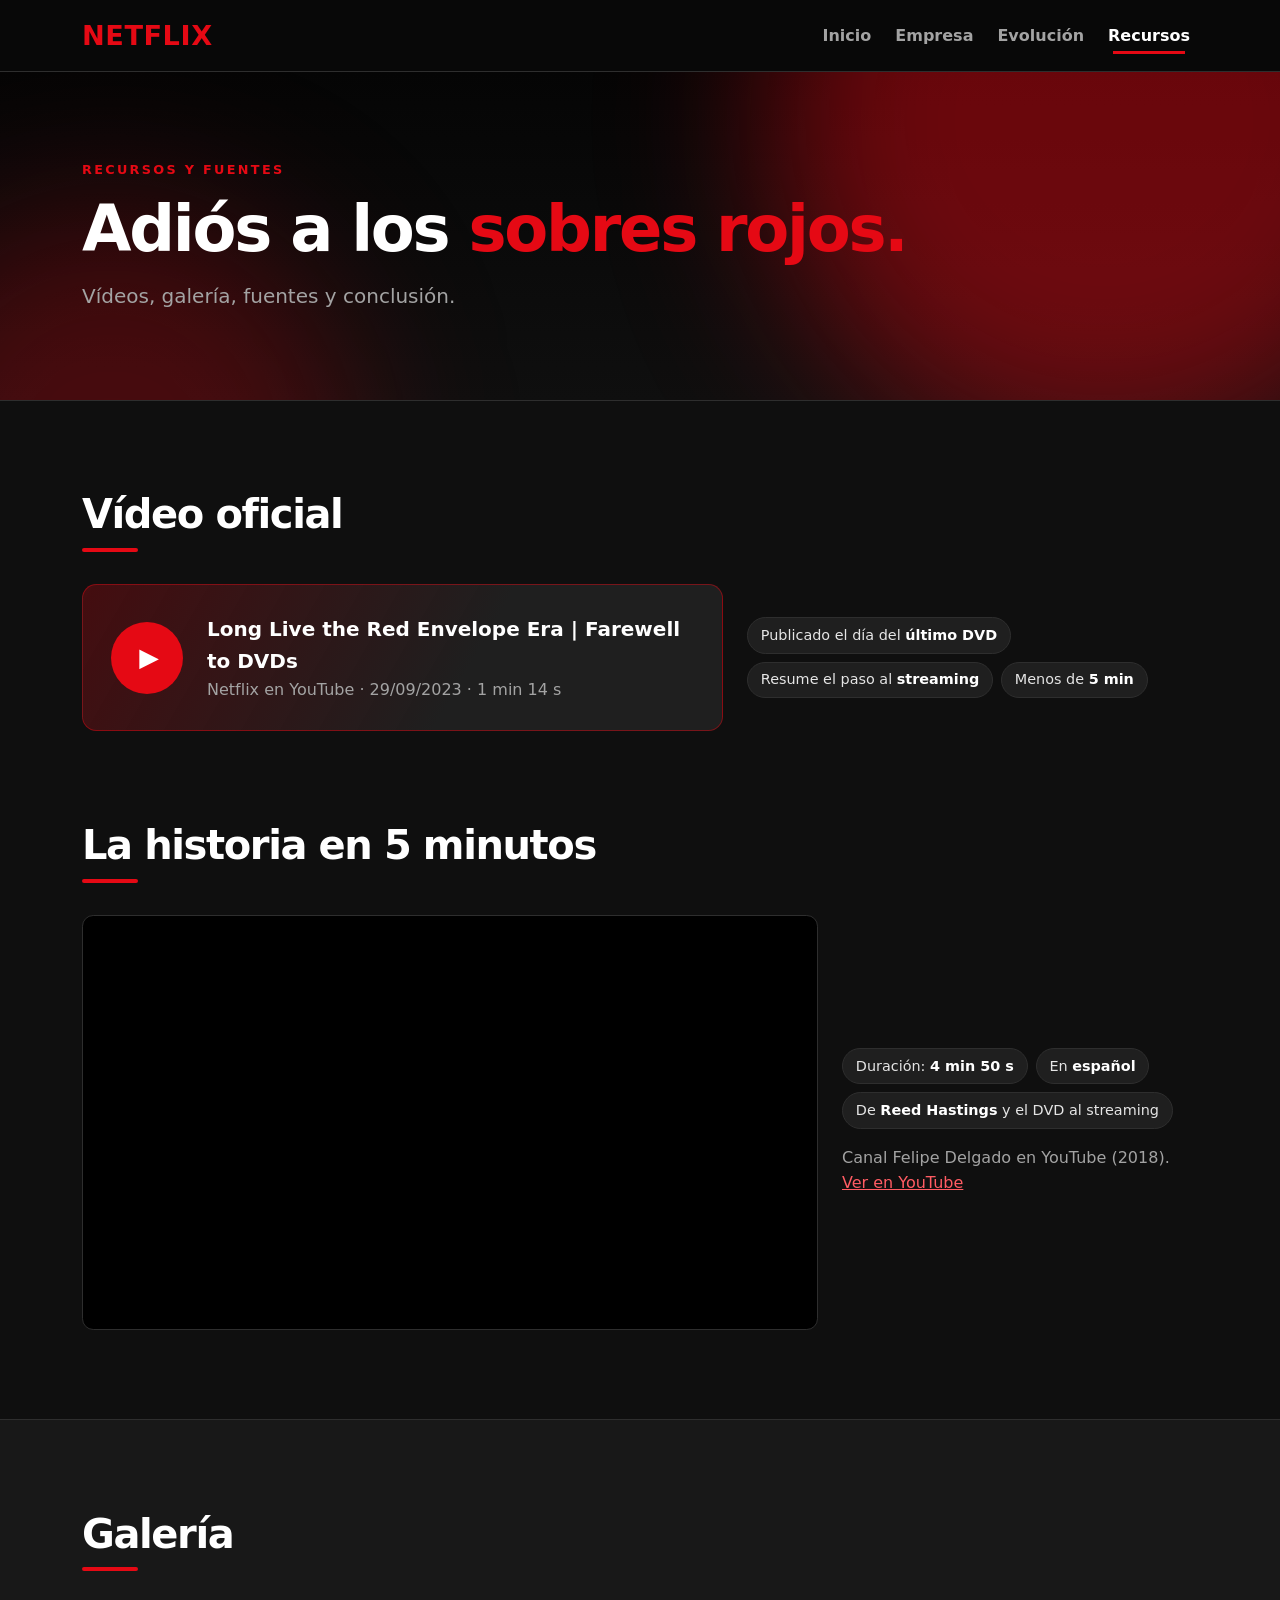
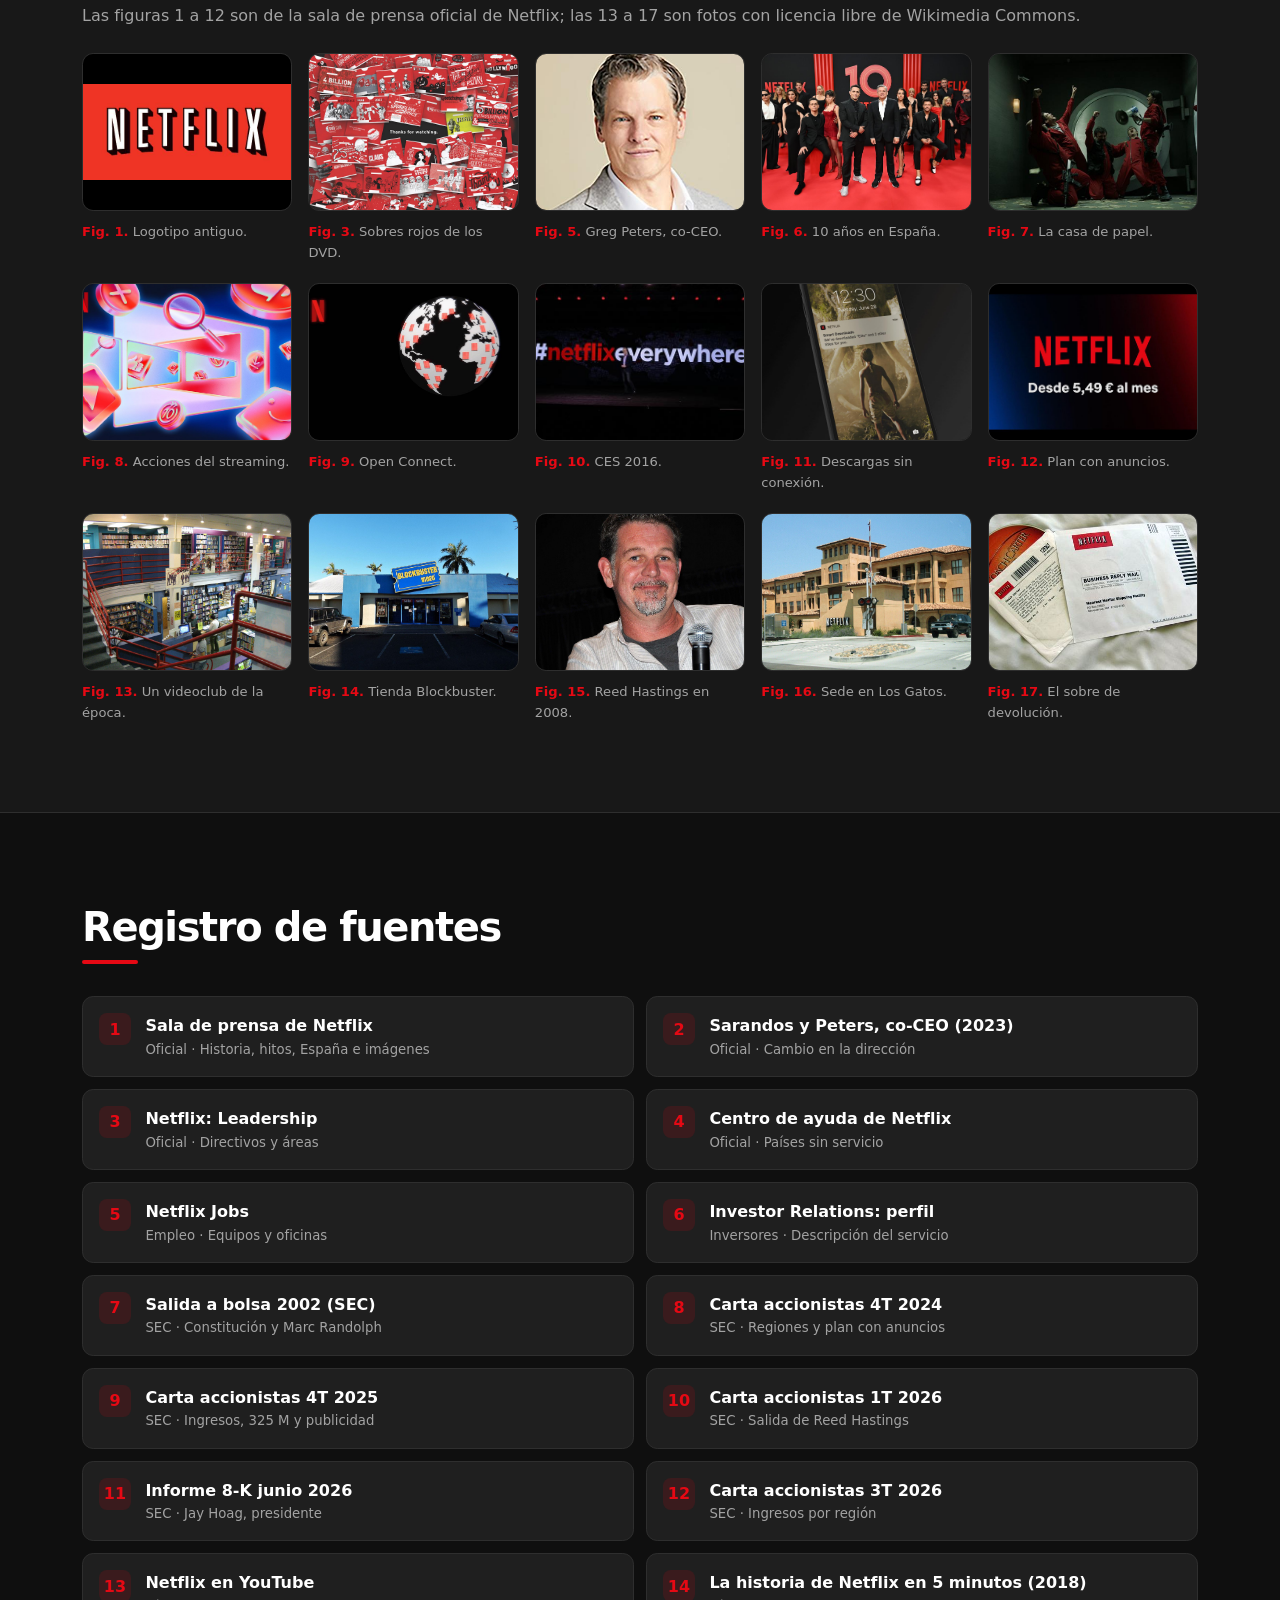
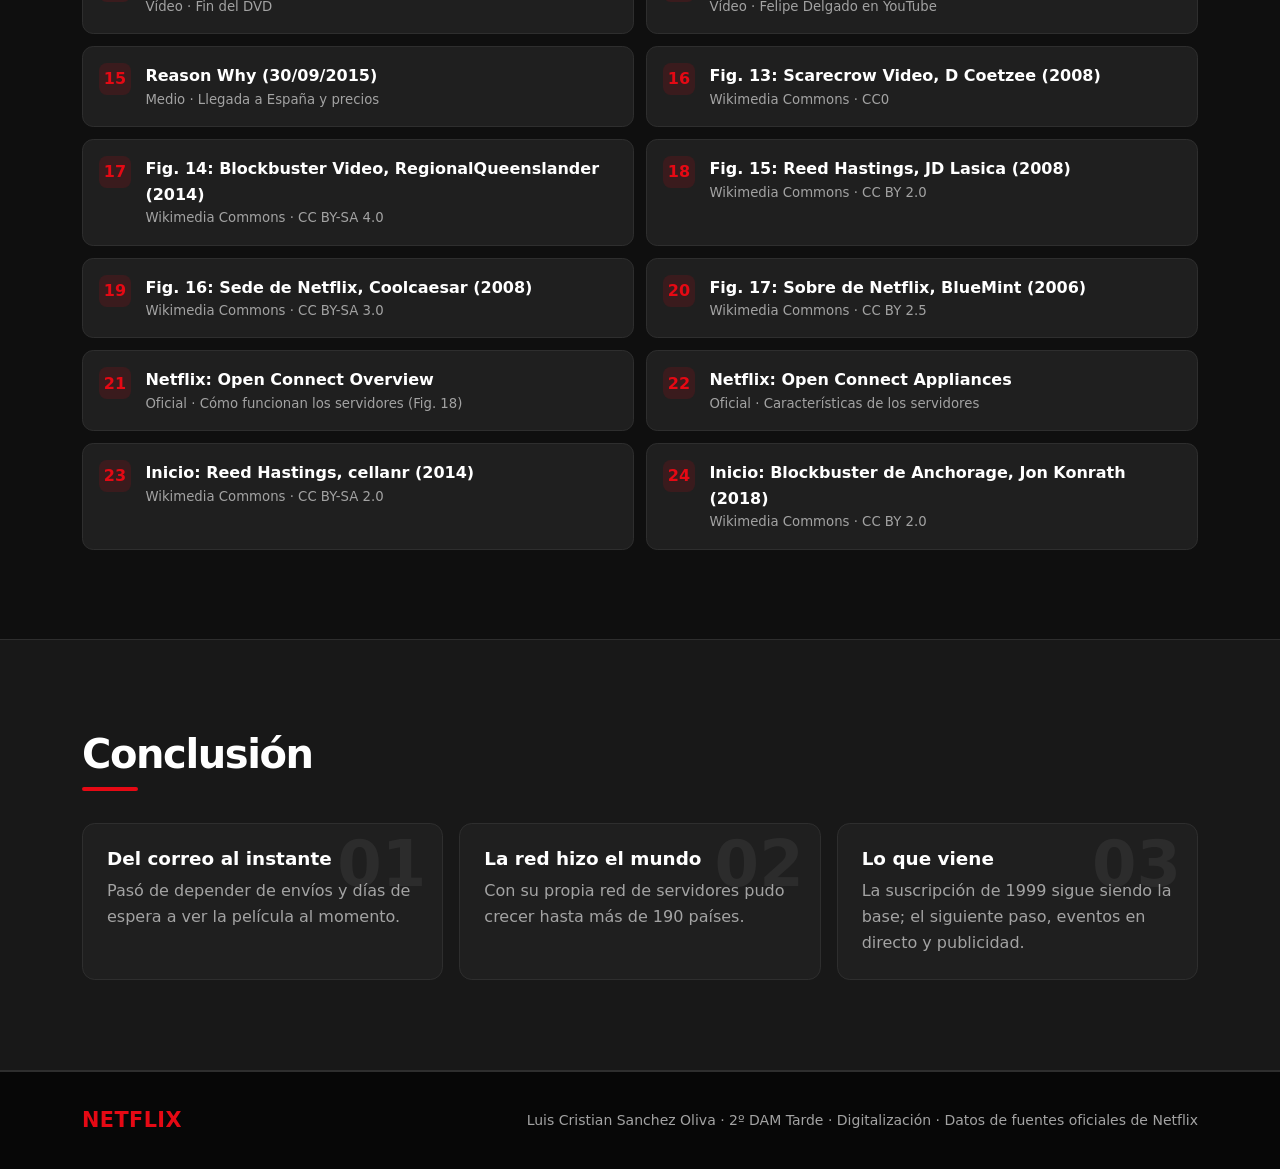
<file: recursos.html>
<!doctype html>
<html lang="es" data-bs-theme="dark">
<head>
  <meta charset="utf-8">
  <meta name="viewport" content="width=device-width, initial-scale=1">
  <meta name="description" content="Vídeos, galería de figuras, registro de fuentes y conclusión del dossier sobre Netflix.">
  <title>Recursos | Netflix: del DVD al streaming</title>
  <link rel="icon" href="data:image/svg+xml,%3Csvg xmlns='http://www.w3.org/2000/svg' viewBox='0 0 32 32'%3E%3Crect width='32' height='32' rx='6' fill='%23141414'/%3E%3Cpath d='M9 5h5l4 12V5h5v22h-5l-4-12v12H9z' fill='%23e50914'/%3E%3C/svg%3E">
  <script>document.documentElement.classList.add("js");</script>
  <link href="https://cdn.jsdelivr.net/npm/bootstrap@5.3.9/dist/css/bootstrap.min.css"
        rel="stylesheet" integrity="sha384-yEPZ7jP9S0QKiUQ0m3jjsO4ProIW7wvR9gXkI7JOGa2XVsw53Yke2bsdkBbjmmiX"
        crossorigin="anonymous">
  <link rel="stylesheet" href="css/style.css">
</head>
<body class="d-flex flex-column min-vh-100">
  <a class="visually-hidden-focusable skip-link" href="#contenido">Saltar al contenido</a>

  <nav class="navbar navbar-expand-md fixed-top site-nav" aria-label="Navegación principal">
    <div class="container">
      <a class="navbar-brand brand" href="index.html">Netflix</a>
      <button class="navbar-toggler" type="button" data-bs-toggle="collapse"
              data-bs-target="#menuPrincipal" aria-controls="menuPrincipal"
              aria-expanded="false" aria-label="Mostrar u ocultar la navegación">
        <span class="navbar-toggler-icon"></span>
      </button>
      <div class="collapse navbar-collapse" id="menuPrincipal">
        <ul class="navbar-nav ms-auto gap-md-2">
          <li class="nav-item"><a class="nav-link" href="index.html">Inicio</a></li>
          <li class="nav-item"><a class="nav-link" href="empresa.html">Empresa</a></li>
          <li class="nav-item"><a class="nav-link" href="evolucion.html">Evolución</a></li>
          <li class="nav-item"><a class="nav-link active" href="recursos.html" aria-current="page">Recursos</a></li>
        </ul>
      </div>
    </div>
  </nav>

  <main id="contenido" tabindex="-1">
    <section class="hero hero-sm" aria-labelledby="titulo-recursos">
      <div class="container">
        <p class="eyebrow mb-3 anim">Recursos y fuentes</p>
        <h1 id="titulo-recursos" class="page-title anim">Adiós a los <span>sobres rojos.</span></h1>
        <p class="intro mt-3 mb-0 anim">Vídeos, galería, fuentes y conclusión.</p>
      </div>
    </section>

    <section class="section-space" aria-labelledby="titulo-video">
      <div class="container">
        <h2 id="titulo-video" class="section-title reveal">Vídeo oficial</h2>
        <div class="row g-4 align-items-center">
          <div class="col-lg-7 reveal izq">
            <a class="video-card" href="https://www.youtube.com/watch?v=n7Vz-saGwjU" target="_blank" rel="noopener">
              <span class="play" aria-hidden="true">▶</span>
              <span>
                <strong class="d-block text-white fs-5">Long Live the Red Envelope Era | Farewell to DVDs</strong>
                <span class="texto-suave">Netflix en YouTube · 29/09/2023 · 1 min 14 s</span>
                <span class="visually-hidden">(se abre en una pestaña nueva)</span>
              </span>
            </a>
          </div>
          <div class="col-lg-5 reveal der">
            <ul class="chips">
              <li>Publicado el día del <strong>último DVD</strong></li>
              <li>Resume el paso al <strong>streaming</strong></li>
              <li>Menos de <strong>5 min</strong></li>
            </ul>
          </div>
        </div>
      </div>
    </section>

    <section class="section-space pt-0" aria-labelledby="titulo-video-historia">
      <div class="container">
        <h2 id="titulo-video-historia" class="section-title reveal">La historia en 5 minutos</h2>
        <div class="row g-4 align-items-center">
          <div class="col-lg-8 reveal izq">
            <div class="ratio ratio-16x9 video-embed">
              <iframe src="https://www.youtube-nocookie.com/embed/nhXYnI4kTg0" title="La historia de Netflix resumida en 5 minutos" loading="lazy" allow="accelerometer; clipboard-write; encrypted-media; gyroscope; picture-in-picture" referrerpolicy="strict-origin-when-cross-origin" allowfullscreen></iframe>
            </div>
          </div>
          <div class="col-lg-4 reveal der">
            <ul class="chips">
              <li>Duración: <strong>4 min 50 s</strong></li>
              <li>En <strong>español</strong></li>
              <li>De <strong>Reed Hastings</strong> y el DVD al streaming</li>
            </ul>
            <p class="texto-suave mt-3 mb-0">Canal Felipe Delgado en YouTube (2018). <a href="https://www.youtube.com/watch?v=nhXYnI4kTg0" target="_blank" rel="noopener">Ver en YouTube</a></p>
          </div>
        </div>
      </div>
    </section>

    <section class="section-space section-alt" aria-labelledby="titulo-figuras">
      <div class="container">
        <h2 id="titulo-figuras" class="section-title reveal">Galería</h2>
        <p class="texto-suave mb-4 reveal">Las figuras 1 a 12 son de la sala de prensa oficial de Netflix; las 13 a 17 son fotos con licencia libre de Wikimedia Commons.</p>
        <div class="galeria">
          <a class="figura contener text-decoration-none reveal zoom" href="empresa.html#titulo-identidad"><div class="marco" data-sitio="Empresa · Identidad"><img src="img/logo-antiguo.jpg" width="554" height="257" alt="Logotipo antiguo de Netflix"></div><span class="pie"><strong>Fig. 1.</strong> Logotipo antiguo.</span></a>
          <a class="figura text-decoration-none reveal zoom" href="index.html" style="--d: 0.06s"><div class="marco" data-sitio="Inicio"><img src="img/sobres-rojos.jpg" width="1200" height="910" alt="Sobres rojos de los DVD"></div><span class="pie"><strong>Fig. 3.</strong> Sobres rojos de los DVD.</span></a>
          <a class="figura arriba text-decoration-none reveal zoom" href="empresa.html#titulo-hoy" style="--d: 0.12s"><div class="marco" data-sitio="Empresa · Hoy"><img src="img/greg-peters.jpg" width="400" height="600" alt="Greg Peters"></div><span class="pie"><strong>Fig. 5.</strong> Greg Peters, co-CEO.</span></a>
          <a class="figura text-decoration-none reveal zoom" href="empresa.html#titulo-espana" style="--d: 0.18s"><div class="marco" data-sitio="Empresa · España"><img src="img/aniversario-espana.jpg" width="1200" height="773" alt="10.º aniversario en España"></div><span class="pie"><strong>Fig. 6.</strong> 10 años en España.</span></a>
          <a class="figura text-decoration-none reveal zoom" href="empresa.html#titulo-espana" style="--d: 0.24s"><div class="marco" data-sitio="Empresa · España"><img src="img/casa-de-papel.jpg" width="750" height="422" alt="Escena de La casa de papel"></div><span class="pie"><strong>Fig. 7.</strong> La casa de papel.</span></a>
          <a class="figura text-decoration-none reveal zoom" href="evolucion.html#titulo-proceso"><div class="marco" data-sitio="Evolución · Antes y después"><img src="img/ilustracion-streaming.jpg" width="1200" height="790" alt="Ilustración del servicio de streaming"></div><span class="pie"><strong>Fig. 8.</strong> Acciones del streaming.</span></a>
          <a class="figura text-decoration-none reveal zoom" href="evolucion.html#hito-4" style="--d: 0.06s"><div class="marco" data-sitio="Evolución · Hito 4"><img src="img/open-connect.jpg" width="936" height="622" alt="Servidores de Open Connect en el mundo"></div><span class="pie"><strong>Fig. 9.</strong> Open Connect.</span></a>
          <a class="figura text-decoration-none reveal zoom" href="evolucion.html#hito-5" style="--d: 0.12s"><div class="marco" data-sitio="Evolución · Hito 5"><img src="img/ces-2016.jpg" width="480" height="320" alt="Presentación en el CES 2016"></div><span class="pie"><strong>Fig. 10.</strong> CES 2016.</span></a>
          <a class="figura text-decoration-none reveal zoom" href="evolucion.html#hito-6" style="--d: 0.18s"><div class="marco" data-sitio="Evolución · Hito 6"><img src="img/descargas.jpg" width="1200" height="800" alt="Aviso de descarga en un móvil"></div><span class="pie"><strong>Fig. 11.</strong> Descargas sin conexión.</span></a>
          <a class="figura text-decoration-none reveal zoom" href="evolucion.html#hito-7" style="--d: 0.24s"><div class="marco" data-sitio="Evolución · Hito 7"><img src="img/plan-anuncios.jpg" width="1200" height="675" alt="Anuncio del plan desde 5,49 €"></div><span class="pie"><strong>Fig. 12.</strong> Plan con anuncios.</span></a>
          <a class="figura text-decoration-none reveal zoom" href="evolucion.html#hito-1"><div class="marco" data-sitio="Evolución · Hito 1"><img src="img/videoclub.jpg" width="1280" height="960" alt="Interior de un videoclub"></div><span class="pie"><strong>Fig. 13.</strong> Un videoclub de la época.</span></a>
          <a class="figura text-decoration-none reveal zoom" href="evolucion.html#hito-2" style="--d: 0.06s"><div class="marco" data-sitio="Evolución · Hito 2"><img src="img/blockbuster.jpg" width="1280" height="901" alt="Tienda Blockbuster Video"></div><span class="pie"><strong>Fig. 14.</strong> Tienda Blockbuster.</span></a>
          <a class="figura text-decoration-none reveal zoom" href="evolucion.html#hito-3" style="--d: 0.12s"><div class="marco" data-sitio="Evolución · Hito 3"><img src="img/reed-hastings-2008.jpg" width="1280" height="850" alt="Reed Hastings"></div><span class="pie"><strong>Fig. 15.</strong> Reed Hastings en 2008.</span></a>
          <a class="figura text-decoration-none reveal zoom" href="empresa.html#titulo-identidad" style="--d: 0.18s"><div class="marco" data-sitio="Empresa · Identidad"><img src="img/sede-los-gatos.jpg" width="1280" height="961" alt="Sede de Netflix en Los Gatos"></div><span class="pie"><strong>Fig. 16.</strong> Sede en Los Gatos.</span></a>
          <a class="figura text-decoration-none reveal zoom" href="empresa.html#titulo-identidad" style="--d: 0.24s"><div class="marco" data-sitio="Empresa · Identidad"><img src="img/sobre-dvd.jpg" width="490" height="300" alt="DVD de Netflix y sobre de devolución"></div><span class="pie"><strong>Fig. 17.</strong> El sobre de devolución.</span></a>
        </div>
      </div>
    </section>

    <section class="section-space" aria-labelledby="titulo-fuentes">
      <div class="container">
        <h2 id="titulo-fuentes" class="section-title reveal">Registro de fuentes</h2>
        <ol class="fuentes reveal">
          <li><div><a href="https://about.netflix.com/en/newsroom" target="_blank" rel="noopener">Sala de prensa de Netflix</a><span>Oficial · Historia, hitos, España e imágenes</span></div></li>
          <li><div><a href="https://about.netflix.com/en/news/ted-sarandos-greg-peters-co-ceos-netflix" target="_blank" rel="noopener">Sarandos y Peters, co-CEO (2023)</a><span>Oficial · Cambio en la dirección</span></div></li>
          <li><div><a href="https://about.netflix.com/en/leadership" target="_blank" rel="noopener">Netflix: Leadership</a><span>Oficial · Directivos y áreas</span></div></li>
          <li><div><a href="https://help.netflix.com/en/node/14164" target="_blank" rel="noopener">Centro de ayuda de Netflix</a><span>Oficial · Países sin servicio</span></div></li>
          <li><div><a href="https://explore.jobs.netflix.net/careers" target="_blank" rel="noopener">Netflix Jobs</a><span>Empleo · Equipos y oficinas</span></div></li>
          <li><div><a href="https://ir.netflix.net/ir-overview/profile/default.aspx" target="_blank" rel="noopener">Investor Relations: perfil</a><span>Inversores · Descripción del servicio</span></div></li>
          <li><div><a href="https://www.sec.gov/Archives/edgar/data/1065280/000101287002002475/d424b4.htm" target="_blank" rel="noopener">Salida a bolsa 2002 (SEC)</a><span>SEC · Constitución y Marc Randolph</span></div></li>
          <li><div><a href="https://www.sec.gov/Archives/edgar/data/1065280/000106528025000033/ex991_q424.htm" target="_blank" rel="noopener">Carta accionistas 4T 2024</a><span>SEC · Regiones y plan con anuncios</span></div></li>
          <li><div><a href="https://www.sec.gov/Archives/edgar/data/1065280/000106528026000033/ex991_q425.htm" target="_blank" rel="noopener">Carta accionistas 4T 2025</a><span>SEC · Ingresos, 325 M y publicidad</span></div></li>
          <li><div><a href="https://www.sec.gov/Archives/edgar/data/1065280/000106528026000137/ex991_q126.htm" target="_blank" rel="noopener">Carta accionistas 1T 2026</a><span>SEC · Salida de Reed Hastings</span></div></li>
          <li><div><a href="https://www.sec.gov/Archives/edgar/data/0001065280/000106528026000189/nflx-20260604.htm" target="_blank" rel="noopener">Informe 8-K junio 2026</a><span>SEC · Jay Hoag, presidente</span></div></li>
          <li><div><a href="https://www.sec.gov/Archives/edgar/data/0001065280/000106528026000290/ex991_q326.htm" target="_blank" rel="noopener">Carta accionistas 3T 2026</a><span>SEC · Ingresos por región</span></div></li>
          <li><div><a href="https://www.youtube.com/watch?v=n7Vz-saGwjU" target="_blank" rel="noopener">Netflix en YouTube</a><span>Vídeo · Fin del DVD</span></div></li>
          <li><div><a href="https://www.youtube.com/watch?v=nhXYnI4kTg0" target="_blank" rel="noopener">La historia de Netflix en 5 minutos (2018)</a><span>Vídeo · Felipe Delgado en YouTube</span></div></li>
          <li><div><a href="https://www.reasonwhy.es/actualidad/digital/netflix-llega-espana-el-20-de-octubre-2015-09-30" target="_blank" rel="noopener">Reason Why (30/09/2015)</a><span>Medio · Llegada a España y precios</span></div></li>
          <li><div><a href="https://commons.wikimedia.org/wiki/File:Scarecrow_Video_movie_rental_store_interior.jpg" target="_blank" rel="noopener">Fig. 13: Scarecrow Video, D Coetzee (2008)</a><span>Wikimedia Commons · CC0</span></div></li>
          <li><div><a href="https://commons.wikimedia.org/wiki/File:Blockbuster_Video_store_Rockhampton.jpg" target="_blank" rel="noopener">Fig. 14: Blockbuster Video, RegionalQueenslander (2014)</a><span>Wikimedia Commons · CC BY-SA 4.0</span></div></li>
          <li><div><a href="https://commons.wikimedia.org/wiki/File:Reed_Hastings_2008_A.jpg" target="_blank" rel="noopener">Fig. 15: Reed Hastings, JD Lasica (2008)</a><span>Wikimedia Commons · CC BY 2.0</span></div></li>
          <li><div><a href="https://commons.wikimedia.org/wiki/File:Netflix_headquarters.jpg" target="_blank" rel="noopener">Fig. 16: Sede de Netflix, Coolcaesar (2008)</a><span>Wikimedia Commons · CC BY-SA 3.0</span></div></li>
          <li><div><a href="https://commons.wikimedia.org/wiki/File:Netflixenvelope.jpg" target="_blank" rel="noopener">Fig. 17: Sobre de Netflix, BlueMint (2006)</a><span>Wikimedia Commons · CC BY 2.5</span></div></li>
          <li><div><a href="https://openconnect.netflix.com/Open-Connect-Overview.pdf" target="_blank" rel="noopener">Netflix: Open Connect Overview</a><span>Oficial · Cómo funcionan los servidores (Fig. 18)</span></div></li>
          <li><div><a href="https://openconnect.netflix.com/en/appliances/" target="_blank" rel="noopener">Netflix: Open Connect Appliances</a><span>Oficial · Características de los servidores</span></div></li>
          <li><div><a href="https://commons.wikimedia.org/wiki/File:Reed_Hastings_2014.jpg" target="_blank" rel="noopener">Inicio: Reed Hastings, cellanr (2014)</a><span>Wikimedia Commons · CC BY-SA 2.0</span></div></li>
          <li><div><a href="https://commons.wikimedia.org/wiki/File:Anchorage_Blockbuster_video_store_(41894010352).jpg" target="_blank" rel="noopener">Inicio: Blockbuster de Anchorage, Jon Konrath (2018)</a><span>Wikimedia Commons · CC BY 2.0</span></div></li>
        </ol>
      </div>
    </section>

    <section class="section-space section-alt" aria-labelledby="titulo-conclusion">
      <div class="container">
        <h2 id="titulo-conclusion" class="section-title reveal">Conclusión</h2>
        <div class="ideas">
          <article class="tarjeta reveal">
            <h3>Del correo al instante</h3>
            <p class="mb-0">Pasó de depender de envíos y días de espera a ver la película al momento.</p>
          </article>
          <article class="tarjeta reveal" style="--d: .12s">
            <h3>La red hizo el mundo</h3>
            <p class="mb-0">Con su propia red de servidores pudo crecer hasta más de 190 países.</p>
          </article>
          <article class="tarjeta reveal" style="--d: .24s">
            <h3>Lo que viene</h3>
            <p class="mb-0">La suscripción de 1999 sigue siendo la base; el siguiente paso, eventos en directo y publicidad.</p>
          </article>
        </div>
      </div>
    </section>
  </main>

  <footer class="site-footer mt-auto">
    <div class="container d-flex flex-wrap align-items-center justify-content-between gap-2">
      <span class="brand">Netflix</span>
      <small>Luis Cristian Sanchez Oliva · 2º DAM Tarde · Digitalización · Datos de fuentes oficiales de Netflix</small>
    </div>
  </footer>

  <script src="https://cdn.jsdelivr.net/npm/bootstrap@5.3.9/dist/js/bootstrap.bundle.min.js"
          integrity="sha384-WyOxWvTyr1QaMPfiPJSv76iReVthorl5uWlFtZPyK0IEB0hGzo9y5Bp9mYanr8Bu"
          crossorigin="anonymous"></script>
  <script src="js/main.js"></script>
</body>
</html>
</file>
<file: css/scrollcraft.css>
/* ============================================================================
   scrollcraft.css: the taste floor
   ----------------------------------------------------------------------------
   Two layers, and the split matters:

     TOKENS   what you override per brand. Colour roles, the type ramp, the
              spacing scale, elevation, motion. A brand is ~12 values.
     DEVICES  what the engine drives. Do not restyle these to taste; they are
              the mechanism. Style your own markup instead.

   Nothing here draws a "component". There are no card, badge, or pill classes,
   because a stylesheet that ships those is how every page built on it ends up
   with the same shapes. You get a floor and a vocabulary; the composition is
   yours.
   ========================================================================== */

/* ---------------------------------------------------------------- tokens -- */
:root {
  /* --- colour roles. Override these six and the page is rebranded. -------- */
  --sc-canvas:      #08090b;   /* the page ground. Drift interpolates this.   */
  --sc-surface:     #101217;   /* anything raised off the ground             */
  --sc-ink:         #f4f2ef;   /* primary text                               */
  --sc-ink-soft:    #9a9ba1;   /* secondary text. Tinted, never flat gray.   */
  --sc-accent:      #d8ff3e;   /* ONE accent. It owns a region, not confetti. */
  --sc-accent-ink:  #08090b;   /* text that sits on the accent               */

  --sc-hairline:    color-mix(in oklab, var(--sc-ink) 12%, transparent);
  --sc-hairline-strong: color-mix(in oklab, var(--sc-ink) 22%, transparent);

  /* --- type. Two families max. Display carries voice, text carries prose. - */
  --sc-font-display: "Instrument Sans", "Geist", system-ui, sans-serif;
  --sc-font-text:    "Geist", system-ui, sans-serif;
  --sc-font-mono:    "Geist Mono", ui-monospace, monospace;

  /* Fluid ramp. Tracking tightens as size grows because a face set at 6rem
     with 0 tracking reads loose; this is optical correction, not decoration. */
  --sc-t-xs:   clamp(0.75rem, 0.72rem + 0.15vw, 0.82rem);
  --sc-t-sm:   clamp(0.875rem, 0.84rem + 0.18vw, 0.95rem);
  --sc-t-base: clamp(1rem, 0.96rem + 0.22vw, 1.125rem);
  --sc-t-lg:   clamp(1.2rem, 1.1rem + 0.5vw, 1.5rem);
  --sc-t-xl:   clamp(1.6rem, 1.35rem + 1.2vw, 2.25rem);
  --sc-t-2xl:  clamp(2.1rem, 1.6rem + 2.4vw, 3.4rem);
  --sc-t-3xl:  clamp(2.8rem, 1.9rem + 4.2vw, 5rem);
  --sc-t-4xl:  clamp(3.4rem, 1.9rem + 6.6vw, 7.5rem);

  --sc-track-tight:  -0.035em;
  --sc-track-snug:   -0.02em;
  --sc-track-normal: -0.005em;
  --sc-track-wide:    0.08em;

  --sc-leading-none: 0.94;
  --sc-leading-tight: 1.06;
  --sc-leading-body: 1.62;

  --sc-measure: 62ch;

  /* --- space. 4px base: the useful middle steps an 8-only scale misses. --- */
  --sc-1: 0.25rem;  --sc-2: 0.5rem;   --sc-3: 0.75rem;  --sc-4: 1rem;
  --sc-5: 1.5rem;   --sc-6: 2rem;     --sc-7: 3rem;     --sc-8: 4rem;
  --sc-9: 6rem;     --sc-10: 8rem;    --sc-11: 12rem;

  /* Section rhythm is fluid so a phone doesn't inherit desktop air. */
  --sc-section: clamp(4.5rem, 9vw, 11rem);
  --sc-gutter:  clamp(1.25rem, 5vw, 5.5rem);
  --sc-maxw:    82rem;

  /* --- radius. Pick one scale for the page and hold it. ------------------- */
  --sc-r-sm: 6px;  --sc-r-md: 12px;  --sc-r-lg: 20px;  --sc-r-pill: 999px;

  /* --- elevation. Every shadow has an offset AND a soft blur, and is tinted
         to the canvas hue. A zero-offset coloured halo is decoration, not
         depth, so there isn't one here. ---------------------------------- */
  --sc-shadow-color: 220 40% 2%;
  --sc-e1: 0 1px 2px hsl(var(--sc-shadow-color) / 0.28),
           0 2px 6px -1px hsl(var(--sc-shadow-color) / 0.20);
  --sc-e2: 0 2px 4px hsl(var(--sc-shadow-color) / 0.24),
           0 8px 18px -4px hsl(var(--sc-shadow-color) / 0.30);
  --sc-e3: 0 4px 8px hsl(var(--sc-shadow-color) / 0.22),
           0 18px 40px -8px hsl(var(--sc-shadow-color) / 0.38),
           0 48px 90px -24px hsl(var(--sc-shadow-color) / 0.30);

  /* Edge light: a 1px top highlight sells a raised surface better than any
     amount of blur, because real raised things catch light on their lip. */
  --sc-edge: inset 0 1px 0 color-mix(in oklab, var(--sc-ink) 10%, transparent);

  /* --- motion. Built-in CSS easings are too weak for UI. ------------------ */
  --sc-ease-out:    cubic-bezier(0.23, 1, 0.32, 1);
  --sc-ease-in-out: cubic-bezier(0.77, 0, 0.175, 1);
  --sc-ease-drawer: cubic-bezier(0.32, 0.72, 0, 1);
  --sc-d-fast: 160ms;  --sc-d-base: 240ms;  --sc-d-slow: 420ms;

  --sc-z-stage: 1; --sc-z-copy: 20; --sc-z-chrome: 60;
}

/* --------------------------------------------------------------- reset -- */
*, *::before, *::after { box-sizing: border-box; }
html { -webkit-text-size-adjust: 100%; scroll-behavior: smooth; }
@media (prefers-reduced-motion: reduce) { html { scroll-behavior: auto; } }

body {
  margin: 0;
  background: var(--sc-canvas);
  color: var(--sc-ink);
  font-family: var(--sc-font-text);
  font-size: var(--sc-t-base);
  line-height: var(--sc-leading-body);
  letter-spacing: var(--sc-track-normal);
  -webkit-font-smoothing: antialiased;
  text-rendering: optimizeLegibility;
  font-synthesis-weight: none;
  overflow-x: clip;
}
img, video, canvas, svg { display: block; max-width: 100%; }
button, input, select, textarea { font: inherit; color: inherit; }

/* ------------------------------------------------- the browser surfaces --
   The parts you did not draw still carry the design. Selection, caret, focus
   ring, scrollbar and tabular numerals all ship with defaults that belong to no
   design system. Theming them is the cheapest signal that a page was built
   rather than assembled, and it is the step that gets skipped most reliably. */
::selection { background: var(--sc-accent); color: var(--sc-accent-ink); }
:root { caret-color: var(--sc-accent); accent-color: var(--sc-accent); }
:focus-visible {
  outline: 2px solid var(--sc-accent);
  outline-offset: 3px;
  border-radius: var(--sc-r-sm);
}
:where(a) { color: inherit; text-decoration-thickness: 1px; text-underline-offset: 0.22em; }
@supports (scrollbar-color: auto) {
  html { scrollbar-color: color-mix(in oklab, var(--sc-ink) 26%, transparent) transparent; scrollbar-width: thin; }
}
:where(table, .sc-nums, [data-sc-count]) { font-variant-numeric: tabular-nums; }

/* ----------------------------------------------------------- typography -- */
.sc-display {
  font-family: var(--sc-font-display);
  font-weight: 500;
  line-height: var(--sc-leading-none);
  letter-spacing: var(--sc-track-tight);
  text-wrap: balance;
  margin: 0;
}
.sc-display--xl { font-size: var(--sc-t-4xl); }
.sc-display--lg { font-size: var(--sc-t-3xl); }
.sc-display--md { font-size: var(--sc-t-2xl); letter-spacing: var(--sc-track-snug); }
.sc-lede {
  font-size: var(--sc-t-lg);
  line-height: 1.44;
  letter-spacing: var(--sc-track-snug);
  color: var(--sc-ink);
  max-width: 46ch;
  text-wrap: pretty;
  margin: 0;
}
.sc-body { max-width: var(--sc-measure); color: var(--sc-ink-soft); text-wrap: pretty; margin: 0; }
.sc-label {
  font-family: var(--sc-font-mono);
  font-size: var(--sc-t-xs);
  letter-spacing: var(--sc-track-wide);
  text-transform: uppercase;
  color: var(--sc-ink-soft);
}

/* ---------------------------------------------------------------- layout -- */
.sc-wrap { width: 100%; max-width: var(--sc-maxw); margin-inline: auto; padding-inline: var(--sc-gutter); }
.sc-section { padding-block: var(--sc-section); }
/* More space above a heading than below it: the gap belongs to the boundary,
   not to the pair. */
.sc-stack > * + * { margin-top: var(--sc-4); }
.sc-stack > :is(h1,h2,h3) { margin-top: var(--sc-7); }
.sc-stack > :is(h1,h2,h3):first-child { margin-top: 0; }
.sc-rule { height: 1px; border: 0; background: var(--sc-hairline); margin: 0; }

/* =============================================================== DEVICES ==
   Driven by the engine. Restyle your own markup, not these.                */

.sc-act--pinned { position: relative; }
.sc-stage {
  position: sticky; top: 0;
  height: 100vh; height: 100svh;
  overflow: clip;
  z-index: var(--sc-z-stage);
}

/* scrub / sequence media */
.sc-stage :is(video[data-sc-scrub], canvas[data-sc-sequence], .sc-stage__poster) {
  position: absolute; inset: 0;
  width: 100%; height: 100%;
  object-fit: cover;
}
video[data-sc-scrub] { opacity: 0; transition: opacity 380ms var(--sc-ease-out); }
.sc-has-clip video[data-sc-scrub] { opacity: 1; }
/* The poster is a live frame-holder, not a placeholder: it stays up until a
   real video frame has painted, which is what stops the blank-stage flash. */
.sc-stage__poster { z-index: 0; transition: opacity 380ms var(--sc-ease-out); }
.sc-has-clip .sc-stage__poster { opacity: 0; }

/* A scrim only where text sits. A full-frame darkening layer flattens the
   image everywhere to fix contrast in one corner. */
.sc-scrim {
  position: absolute; inset: 0; pointer-events: none; z-index: 1;
  background: linear-gradient(
    var(--sc-scrim-angle, 180deg),
    color-mix(in oklab, var(--sc-canvas) var(--sc-scrim-a, 78%), transparent) 0%,
    color-mix(in oklab, var(--sc-canvas) 30%, transparent) 42%,
    transparent 68%);
}
/* Point the scrim at the copy. A scrim gradient that darkens the top while the
   copy sits at the bottom fixes contrast nowhere and flattens the image
   everywhere, which is the most common way text-over-video goes wrong. */
.sc-scrim--bottom { --sc-scrim-angle: 0deg; }
.sc-scrim--left   { --sc-scrim-angle: 90deg; }
.sc-scrim--right  { --sc-scrim-angle: 270deg; }

/* Corner scrims, for copy anchored to a corner. An edge gradient has to darken
   a whole band across the frame to cover one corner; a corner gradient puts the
   density where the text is and leaves the rest of the image alone. Pair with
   .sc-copy--lead / .sc-copy--trail. */
.sc-scrim--lead {
  background: linear-gradient(to top right,
    color-mix(in oklab, var(--sc-canvas) 94%, transparent) 0%,
    color-mix(in oklab, var(--sc-canvas) 72%, transparent) 30%,
    color-mix(in oklab, var(--sc-canvas) 30%, transparent) 52%,
    transparent 72%);
}
.sc-scrim--trail {
  background: linear-gradient(to top left,
    color-mix(in oklab, var(--sc-canvas) 94%, transparent) 0%,
    color-mix(in oklab, var(--sc-canvas) 72%, transparent) 30%,
    color-mix(in oklab, var(--sc-canvas) 30%, transparent) 52%,
    transparent 72%);
}
/* A band across the bottom, for copy that spans the full width of the frame.
   That is what both corner anchors become below 860px, and it is also the right
   shape whenever the copy block is wider than a corner. */
.sc-scrim--band {
  background: linear-gradient(to top,
    color-mix(in oklab, var(--sc-canvas) 94%, transparent) 0%,
    color-mix(in oklab, var(--sc-canvas) 74%, transparent) 22%,
    color-mix(in oklab, var(--sc-canvas) 30%, transparent) 42%,
    transparent 58%);
}
.sc-scrim--vignette {
  background: radial-gradient(120% 90% at 50% 45%, transparent 40%,
              color-mix(in oklab, var(--sc-canvas) 70%, transparent) 100%);
}

/* copy over a stage.
   max-width is in rem, never ch. A `ch` on this container resolves against the
   CONTAINER's font-size (body size), not the display size of the heading inside
   it, so `max-width: 20ch` here silently produces a ~180px column and wraps a
   hero headline to six lines. Set a ch measure on the text element itself. */
.sc-copy {
  position: absolute; z-index: var(--sc-z-copy);
  inset-inline: var(--sc-gutter);
  max-width: min(46rem, 76vw);
  will-change: opacity, transform;
}
.sc-copy--lead   { left: var(--sc-gutter); bottom: clamp(3rem, 12vh, 9rem); }
/* inset-inline FIRST. It is the shorthand for left+right, so declaring it after
   `left: 50%` resets left to auto and the block drifts off the left edge. */
.sc-copy--center { inset-inline: auto; left: 50%; top: 50%; translate: -50% -50%; text-align: center; }
.sc-copy--trail  { inset-inline: auto; right: var(--sc-gutter); bottom: clamp(3rem, 12vh, 9rem); text-align: right; }

/* cue defaults: the engine writes opacity/transform inline, these are the
   pre-paint state so nothing flashes before the first read() */
[data-sc-cue] { opacity: 0; will-change: opacity, transform; }
.sc-ready [data-sc-cue] { transition: none; }

/* kinetic split */
.sc-split { display: inline-block; overflow: hidden; vertical-align: top; }
/* Descenders live below the baseline; a line mask clipped to the line box eats
   the tails off g, y, p, j. The padding buys them room back. */
.sc-split--line { display: block; padding-bottom: 0.14em; margin-bottom: -0.14em; }
.sc-split__i { display: inline-block; will-change: transform, opacity; }
.sc-is-split { opacity: 1 !important; }

/* horizontal rail */
[data-sc-pan] { display: flex; will-change: transform; }

/* reveal + parallax */
[data-sc-reveal] { will-change: clip-path; }
[data-sc-parallax] { will-change: transform; }

/* flow reveal (fires once) */
[data-sc-in], [data-sc-stagger] > * {
  opacity: 0;
  transform: translate3d(0, 14px, 0);
  transition: opacity 620ms var(--sc-ease-out), transform 620ms var(--sc-ease-out);
}
[data-sc-in].sc-in, [data-sc-stagger] > .sc-in { opacity: 1; transform: none; }

/* pointer devices */
[data-sc-tilt] { transform-style: preserve-3d; will-change: transform; }
[data-sc-magnet] { will-change: transform; }
/* isolation always; position only if nothing more specific already set it.
   Written with :where() (zero specificity) on purpose: a plain `position:
   relative` here has the same weight as `.sc-stage` and, being later in the
   file, silently wins. A stage carrying both attributes then stops being
   sticky and the whole act scrolls away instead of pinning. */
[data-sc-spotlight] { isolation: isolate; }
:where([data-sc-spotlight]) { position: relative; }
[data-sc-spotlight]::after {
  content: ""; position: absolute; inset: 0; pointer-events: none; z-index: 2;
  background: radial-gradient(
    28rem 28rem at calc(var(--sc-mx, 0.5) * 100%) calc(var(--sc-my, 0.5) * 100%),
    color-mix(in oklab, var(--sc-accent) 16%, transparent), transparent 70%);
  opacity: 0; transition: opacity var(--sc-d-slow) var(--sc-ease-out);
}
[data-sc-spotlight]:hover::after { opacity: 1; }

/* =========================================================== WORLDFLIGHT ==
   One fixed stage for the whole page. The only thing in document flow is the
   spacer, and it is empty. If you find yourself adding a section here, you want
   act mode instead: the moment a real block scrolls past the fixed stage, the
   page has a seam again and the whole point is gone.                        */

[data-sc-mode="worldflight"] { position: relative; }

.sc-world {
  position: fixed; inset: 0;
  overflow: clip;
  z-index: var(--sc-z-stage);
  background: var(--sc-canvas);
}

/* Every leg is mounted for the life of the page and stacked in the same box.
   The engine owns opacity, visibility and z-index here; do not set them. */
.sc-world__seg {
  position: absolute; inset: 0;
  opacity: 0;
  will-change: opacity;
}
.sc-world__seg > :is(video, img, canvas) {
  position: absolute; inset: 0;
  width: 100%; height: 100%;
  object-fit: cover;
}
/* The poster is the frame-holder AND the first camera move: the engine pushes
   it in slowly until a real decoded frame is available to replace it. */
.sc-world__poster {
  z-index: 0;
  transform-origin: 50% 50%;
  transition: opacity 420ms var(--sc-ease-out);
}
.sc-world__seg > video { z-index: 1; }
.sc-world__seg.sc-has-clip .sc-world__poster { opacity: 0; }
/* The act stylesheet lights a clip through its ancestor act. A worldflight leg
   has no act, so match the class the engine also writes on the clip itself. */
video[data-sc-scrub].sc-has-clip { opacity: 1; }

/* The copy layer is fixed too, and inert by default: the engine hands
   pointer-events back to a block only while it is actually legible. */
.sc-world__copy {
  position: fixed; inset: 0;
  z-index: var(--sc-z-copy);
  pointer-events: none;
}
.sc-world__scrim { position: absolute; inset: 0; pointer-events: none; z-index: 0; }
[data-sc-copy] {
  opacity: 0;
  pointer-events: none;
  will-change: opacity, transform;
}
.sc-ready [data-sc-copy] { transition: none; }

/* The track. Empty on purpose. */
.sc-world__spacer { pointer-events: none; }

/* scroll progress */
[data-sc-progress] {
  position: fixed; inset: 0 0 auto 0; height: 2px; z-index: var(--sc-z-chrome);
  background: var(--sc-accent); transform-origin: 0 50%; transform: scaleX(0);
  will-change: transform;
}

/* ----------------------------------------------------------- atmosphere --
   Depth is not only shadow. Grain keeps a flat dark ground from banding, and
   it is the difference between "a dark page" and "a lit room". */
.sc-grain { position: fixed; inset: 0; pointer-events: none; z-index: 3; opacity: 0.045; }
.sc-grain::before {
  content: ""; position: absolute; inset: -50%;
  background-image: url("data:image/svg+xml;utf8,<svg xmlns='http://www.w3.org/2000/svg' width='140' height='140'><filter id='n'><feTurbulence type='fractalNoise' baseFrequency='0.85' numOctaves='3'/></filter><rect width='140' height='140' filter='url(%23n)'/></svg>");
}

/* -------------------------------------------------------- reduced motion -- */
@media (prefers-reduced-motion: reduce) {
  /* Fewer and gentler, not zero. Opacity still carries the reveal so the page
     is comprehensible; every position change is dropped. */
  [data-sc-in], [data-sc-stagger] > * { transform: none; transition-duration: 220ms; }
  [data-sc-parallax], [data-sc-pan], .sc-split__i { transform: none !important; }
  /* A wipe is a position change too. Show reveal content settled. */
  [data-sc-reveal] { clip-path: none !important; }
  /* A rail's transform IS its navigation, not decoration. Zeroing it the way
     parallax and kinetic type are zeroed parks the act on its first screenful
     and makes everything past the fold unreachable: a device degrading into
     missing content. Hand the travel back to the reader as an ordinary scroll
     region instead, so the same items are all still gettable without motion.
     A build that would rather re-lay the rail out as a grid can still do that;
     this is the floor, not the ceiling. */
  [data-sc-act="pan"] .sc-stage,
  [data-sc-act="pan"] [data-sc-stage] {
    overflow-x: auto; overflow-y: hidden;
    overscroll-behavior-x: contain;
    scroll-snap-type: x proximity;
  }
  [data-sc-pan] > * { scroll-snap-align: center; }
  [data-sc-spotlight]::after { display: none; }
  /* A worldflight keeps its whole story here. No clip is ever fetched, so the
     posters are the film, and they cross-dissolve through exactly the same
     seams at exactly the same scroll positions. The push-in and the copy drift
     are the only things that go. */
  .sc-world__poster, [data-sc-copy] { transform: none !important; }
}

/* --------------------------------------------------------------- mobile -- */
@media (max-width: 860px) {
  .sc-copy { inset-inline: var(--sc-gutter); max-width: none; }
  .sc-copy--trail { text-align: left; }
  .sc-stage { height: 100svh; }
  /* .sc-copy--trail re-anchors to the left and spans the full width here, so a
     bottom-RIGHT corner gradient darkens the one corner the copy just left and
     guarantees a contrast failure over any bright clip. Point the density at
     the copy: the same band .sc-scrim--band paints. */
  .sc-scrim--trail {
    background: linear-gradient(to top,
      color-mix(in oklab, var(--sc-canvas) 94%, transparent) 0%,
      color-mix(in oklab, var(--sc-canvas) 74%, transparent) 22%,
      color-mix(in oklab, var(--sc-canvas) 30%, transparent) 42%,
      transparent 58%);
  }
}
</file>
<file: css/style.css>
:root {
  --rojo: #e50914;
  --rojo-oscuro: #b20710;
  --rojo-suave: rgb(229 9 20 / 14%);
  --fondo: #0f0f0f;
  --fondo-alto: #181818;
  --fondo-tarjeta: #1f1f1f;
  --borde: #2e2e2e;
  --texto: #e5e5e5;
  --texto-suave: #a3a3a3;
  --nav-height: 4.5rem;
  --ease: cubic-bezier(.2, .7, .2, 1);
}

[data-bs-theme="dark"] {
  --bs-body-bg: var(--fondo);
  --bs-body-color: var(--texto);
  --bs-border-color: var(--borde);
  --bs-link-color-rgb: 255, 92, 99;
  --bs-link-hover-color-rgb: 255, 150, 155;
}

html {
  scroll-padding-top: calc(var(--nav-height) + 1rem);
  scroll-behavior: smooth;
}

body {
  padding-top: var(--nav-height);
  overflow-x: hidden;
  background: var(--fondo);
  color: var(--texto);
  font-family: system-ui, -apple-system, "Segoe UI", Roboto, "Helvetica Neue", Arial, sans-serif;
  font-size: 1rem;
  line-height: 1.6;
}

.subtitulo {
  margin-bottom: 1.25rem;
  color: #fff;
  font-size: 1.25rem;
  font-weight: 800;
}

.texto-suave {
  color: var(--texto-suave);
}

:focus-visible {
  outline: 3px solid var(--rojo);
  outline-offset: 3px;
}

.skip-link {
  position: fixed;
  z-index: 1040;
  top: .5rem;
  left: .5rem;
  padding: .5rem 1rem;
  background: var(--rojo);
  color: #fff;
}

.site-nav {
  min-height: var(--nav-height);
  background: rgb(8 8 8 / 85%);
  backdrop-filter: blur(10px);
  border-bottom: 1px solid var(--borde);
}

.brand {
  color: var(--rojo);
  font-size: 1.7rem;
  font-weight: 900;
  letter-spacing: .02em;
  text-transform: uppercase;
  transition: transform .2s var(--ease);
}

.brand:hover,
.brand:focus {
  color: var(--rojo);
  transform: scale(1.05);
}

.site-nav .nav-link {
  position: relative;
  padding: .5rem .8rem;
  color: var(--texto-suave);
  font-weight: 600;
  transition: color .2s ease;
}

.site-nav .nav-link::after {
  content: "";
  position: absolute;
  left: .8rem;
  right: .8rem;
  bottom: .15rem;
  height: 3px;
  background: var(--rojo);
  transform: scaleX(0);
  transform-origin: left;
  transition: transform .3s var(--ease);
}

.site-nav .nav-link:hover,
.site-nav .nav-link.active {
  color: #fff;
}

.site-nav .nav-link:hover::after,
.site-nav .nav-link.active::after {
  transform: scaleX(1);
}

.hero {
  position: relative;
  overflow: hidden;
  padding-block: clamp(4rem, 10vw, 8rem);
  background: linear-gradient(180deg, #050505, var(--fondo));
  border-bottom: 1px solid var(--borde);
  isolation: isolate;
}

.hero::before,
.hero::after {
  content: "";
  position: absolute;
  z-index: -1;
  border-radius: 50%;
  filter: blur(80px);
  animation: flotar 14s ease-in-out infinite alternate;
}

.hero::before {
  width: 42rem;
  height: 42rem;
  top: -18rem;
  right: -10rem;
  background: rgb(229 9 20 / 45%);
}

.hero::after {
  width: 30rem;
  height: 30rem;
  bottom: -18rem;
  left: -8rem;
  background: rgb(178 7 16 / 35%);
  animation-delay: -7s;
}

@keyframes flotar {
  from { transform: translate(0, 0) scale(1); }
  to { transform: translate(-4rem, 3rem) scale(1.15); }
}

.hero-sm {
  padding-block: clamp(3rem, 7vw, 5.5rem);
}

.hero .anim {
  opacity: 0;
  animation: subir .9s var(--ease) forwards;
}

.hero .anim:nth-child(2) { animation-delay: .12s; }
.hero .anim:nth-child(3) { animation-delay: .24s; }
.hero .anim:nth-child(4) { animation-delay: .36s; }
.hero .anim:nth-child(5) { animation-delay: .48s; }

@keyframes subir {
  from { opacity: 0; transform: translateY(28px); }
  to { opacity: 1; transform: none; }
}

.eyebrow {
  color: var(--rojo);
  font-size: .8rem;
  font-weight: 800;
  letter-spacing: .18em;
  text-transform: uppercase;
}

.hero-title,
.page-title,
.section-title {
  color: #fff;
  font-weight: 900;
  letter-spacing: -.035em;
}

.hero-title {
  max-width: 13ch;
  margin: 0;
  font-size: clamp(2.8rem, 7vw, 5.6rem);
  line-height: 1;
}

.hero-title span,
.page-title span {
  color: var(--rojo);
}

.page-title {
  font-size: clamp(2.3rem, 5.5vw, 4rem);
  line-height: 1.05;
}

.section-title {
  margin-bottom: 2rem;
  font-size: clamp(1.7rem, 3.4vw, 2.5rem);
}

.section-title::after {
  content: "";
  display: block;
  width: 3.5rem;
  height: 4px;
  margin-top: .6rem;
  border-radius: 2px;
  background: var(--rojo);
}

.intro {
  max-width: 46ch;
  color: var(--texto-suave);
  font-size: clamp(1.05rem, 1.8vw, 1.25rem);
}

.pregunta {
  max-width: 34ch;
  padding-left: 1rem;
  border-left: 4px solid var(--rojo);
  color: #fff;
  font-size: clamp(1.1rem, 2vw, 1.35rem);
  font-weight: 700;
}

.hero-media {
  position: relative;
  overflow: hidden;
  border-radius: .9rem;
  border: 1px solid var(--borde);
  box-shadow: 0 30px 60px rgb(0 0 0 / 60%);
  transform: perspective(1000px) rotateY(-8deg) rotateX(3deg);
  transition: transform .6s var(--ease);
}

.hero-media:hover {
  transform: perspective(1000px) rotateY(0) rotateX(0) scale(1.02);
}

.hero-media img {
  display: block;
  width: 100%;
  height: auto;
  aspect-ratio: 4 / 3;
  object-fit: cover;
}

.btn-netflix {
  --bs-btn-color: #fff;
  --bs-btn-bg: var(--rojo);
  --bs-btn-border-color: var(--rojo);
  --bs-btn-hover-color: #fff;
  --bs-btn-hover-bg: var(--rojo-oscuro);
  --bs-btn-hover-border-color: var(--rojo-oscuro);
  --bs-btn-active-color: #fff;
  --bs-btn-active-bg: var(--rojo-oscuro);
  --bs-btn-active-border-color: var(--rojo-oscuro);
  --bs-btn-focus-shadow-rgb: 229, 9, 20;
  --bs-btn-font-weight: 700;
  padding: .75rem 1.35rem;
  transition: transform .2s var(--ease), box-shadow .2s ease, background-color .2s ease;
}

.btn-netflix:hover {
  transform: translateY(-2px);
  box-shadow: 0 10px 30px rgb(229 9 20 / 45%);
}

.btn-outline-claro {
  --bs-btn-color: #fff;
  --bs-btn-border-color: rgb(255 255 255 / 40%);
  --bs-btn-hover-color: #000;
  --bs-btn-hover-bg: #fff;
  --bs-btn-hover-border-color: #fff;
  --bs-btn-active-color: #000;
  --bs-btn-active-bg: #fff;
  --bs-btn-font-weight: 700;
  padding: .75rem 1.35rem;
}

.section-space {
  padding-block: clamp(3.5rem, 7vw, 6rem);
}

.section-alt {
  background: var(--fondo-alto);
  border-block: 1px solid var(--borde);
}

.js .reveal {
  opacity: 0;
  transform: translateY(40px);
  transition: opacity .8s var(--ease), transform .8s var(--ease);
  transition-delay: var(--d, 0s);
}

.js .reveal.izq { transform: translateX(-50px); }
.js .reveal.der { transform: translateX(50px); }
.js .reveal.zoom { transform: scale(.92); }

.js .reveal.visible {
  opacity: 1;
  transform: none;
}

.tarjeta {
  position: relative;
  height: 100%;
  padding: 1.5rem;
  overflow: hidden;
  border: 1px solid var(--borde);
  border-radius: .8rem;
  background: var(--fondo-tarjeta);
  transition: transform .35s var(--ease), border-color .35s ease, box-shadow .35s ease;
}

.tarjeta::before {
  content: "";
  position: absolute;
  inset: 0;
  background: radial-gradient(circle at 0% 0%, rgb(229 9 20 / 18%), transparent 60%);
  opacity: 0;
  transition: opacity .35s ease;
}

.tarjeta:hover {
  transform: translateY(-6px);
  border-color: rgb(229 9 20 / 70%);
  box-shadow: 0 18px 40px rgb(0 0 0 / 45%);
}

.tarjeta:hover::before {
  opacity: 1;
}

.tarjeta > * {
  position: relative;
}

.tarjeta h3 {
  margin-bottom: .5rem;
  color: #fff;
  font-size: 1.15rem;
  font-weight: 800;
}

.tarjeta p {
  color: var(--texto-suave);
}

.tarjeta-link {
  color: #fff;
  font-weight: 700;
  text-decoration: none;
}

.tarjeta-link span {
  display: inline-block;
  transition: transform .25s var(--ease);
}

.tarjeta:hover .tarjeta-link span {
  transform: translateX(6px);
}

.cifra {
  display: block;
  color: var(--rojo);
  font-size: clamp(2.1rem, 4vw, 3rem);
  font-weight: 900;
  line-height: 1.05;
  font-variant-numeric: tabular-nums;
}

.cifra-texto {
  margin: .4rem 0 0;
  color: var(--texto-suave);
}

.dato-curioso {
  position: relative;
  padding: 1.25rem 1.5rem 1.25rem 4.25rem;
  border: 1px solid rgb(229 9 20 / 35%);
  border-radius: .8rem;
  background: linear-gradient(120deg, rgb(229 9 20 / 16%), rgb(229 9 20 / 4%));
}

.dato-curioso::before {
  content: "!";
  position: absolute;
  left: 1.25rem;
  top: 1.2rem;
  display: grid;
  place-items: center;
  width: 2rem;
  height: 2rem;
  border-radius: 50%;
  background: var(--rojo);
  color: #fff;
  font-weight: 900;
  animation: latido 2.4s ease-in-out infinite;
}

@keyframes latido {
  0%, 100% { transform: scale(1); }
  50% { transform: scale(1.08); }
}

.dato-curioso h3,
.dato-curioso h4 {
  margin-bottom: .3rem;
  color: #ff6b70;
  font-size: .78rem;
  font-weight: 800;
  letter-spacing: .16em;
  text-transform: uppercase;
}

.dato-curioso p {
  margin: 0;
}

.chips {
  display: flex;
  flex-wrap: wrap;
  gap: .5rem;
  margin: 0;
  padding: 0;
  list-style: none;
}

.chips li {
  padding: .35rem .8rem;
  border: 1px solid var(--borde);
  border-radius: 999px;
  background: var(--fondo-tarjeta);
  color: var(--texto);
  font-size: .9rem;
}

.chips strong {
  color: #fff;
}

.ficha {
  display: grid;
  grid-template-columns: 1fr;
  gap: 1rem;
}

@media (min-width: 576px) {
  .ficha {
    grid-template-columns: repeat(2, 1fr);
  }
}

@media (min-width: 992px) {
  .ficha {
    grid-template-columns: repeat(3, 1fr);
  }
}

.ficha .tarjeta {
  padding: 1.25rem 1.4rem;
}

.ficha dt {
  margin-bottom: .3rem;
  color: var(--rojo);
  font-size: .75rem;
  font-weight: 800;
  letter-spacing: .14em;
  text-transform: uppercase;
}

.ficha dd {
  margin: 0;
  color: #fff;
  font-weight: 600;
}

.ficha dd small {
  display: block;
  margin-top: .2rem;
  color: var(--texto-suave);
  font-weight: 400;
}

.pasos {
  display: grid;
  grid-template-columns: repeat(auto-fit, minmax(12rem, 1fr));
  gap: 1rem;
  margin: 0;
  padding: 0;
  list-style: none;
  counter-reset: paso;
}

.pasos li {
  position: relative;
  padding: 1.25rem;
  border-top: 3px solid var(--rojo);
  border-radius: 0 0 .6rem .6rem;
  background: var(--fondo-tarjeta);
}

.pasos .anio {
  display: block;
  color: var(--rojo);
  font-size: 1.6rem;
  font-weight: 900;
}

.pasos li p {
  margin: .25rem 0 0;
  color: var(--texto-suave);
  font-size: .95rem;
}

.figura {
  margin: 0;
}

.figura .marco {
  overflow: hidden;
  border-radius: .7rem;
  border: 1px solid var(--borde);
}

.figura img {
  display: block;
  width: 100%;
  height: auto;
  aspect-ratio: 16 / 9;
  object-fit: cover;
  background: #000;
  transition: transform .8s var(--ease), filter .5s ease;
}

.figura:hover img {
  transform: scale(1.06);
}

.figura-centrada {
  max-width: 40rem;
  margin-inline: auto;
}

.figura.contener img {
  object-fit: contain;
}

.figura.retrato img {
  aspect-ratio: 3 / 4;
  object-position: top;
}

.figura figcaption {
  margin-top: .6rem;
  color: var(--texto-suave);
  font-size: .82rem;
}

.figura figcaption strong {
  color: var(--rojo);
}

.figura.retrato img {
  filter: grayscale(.6);
}

.figura.retrato:hover img {
  filter: none;
}

.figura.arriba img {
  object-position: center 15%;
}

.leyenda strong {
  color: var(--rojo);
}

.area {
  display: flex;
  flex-direction: column;
  gap: .35rem;
}

.area h3 {
  margin: 0;
  font-size: 1.05rem;
  font-weight: 800;
}

.area .persona {
  margin: 0;
  color: var(--texto-suave);
  font-size: .88rem;
}

.badge-si,
.badge-no {
  align-self: flex-start;
  margin-top: auto;
  padding: .25rem .65rem;
  border-radius: 999px;
  font-size: .75rem;
  font-weight: 800;
  letter-spacing: .05em;
}

.badge-si {
  background: var(--rojo);
  color: #fff;
}

.badge-no {
  background: #2c2c2c;
  color: var(--texto-suave);
}

.area.participa {
  border-color: rgb(229 9 20 / 45%);
}

.barras {
  display: grid;
  gap: 1.25rem;
}

.barra-top {
  display: flex;
  flex-wrap: wrap;
  justify-content: space-between;
  gap: .25rem 1rem;
  margin-bottom: .45rem;
}

.barra-top strong {
  color: #fff;
  font-size: 1.05rem;
}

.barra-top span {
  color: var(--texto-suave);
  font-size: .9rem;
}

.barra {
  height: .9rem;
  overflow: hidden;
  border-radius: 999px;
  background: #262626;
}

.barra-fill {
  display: block;
  height: 100%;
  width: 0;
  border-radius: inherit;
  background: linear-gradient(90deg, var(--rojo-oscuro), var(--rojo), #ff5a5f);
  transition: width 1.6s var(--ease);
}

html:not(.js) .barra-fill,
.visible .barra-fill {
  width: var(--w);
}

.leyenda {
  color: var(--texto-suave);
  font-size: .82rem;
}

.video-card {
  display: flex;
  align-items: center;
  gap: 1.5rem;
  padding: 1.75rem;
  border: 1px solid rgb(229 9 20 / 45%);
  border-radius: .9rem;
  background: linear-gradient(120deg, rgb(229 9 20 / 25%), var(--fondo-tarjeta) 60%);
  color: var(--texto);
  text-decoration: none;
  transition: transform .3s var(--ease), box-shadow .3s ease;
}

.video-card:hover {
  transform: translateY(-4px);
  box-shadow: 0 18px 45px rgb(229 9 20 / 25%);
  color: #fff;
}

.play {
  flex: none;
  display: grid;
  place-items: center;
  width: 4.5rem;
  height: 4.5rem;
  padding-left: .25rem;
  border-radius: 50%;
  background: var(--rojo);
  color: #fff;
  font-size: 1.6rem;
  animation: latido 2.4s ease-in-out infinite;
}

.galeria {
  display: grid;
  grid-template-columns: repeat(2, 1fr);
  gap: 1.25rem 1rem;
}

@media (min-width: 992px) {
  .galeria {
    grid-template-columns: repeat(5, 1fr);
  }
}

.galeria .figura .marco {
  position: relative;
}

.galeria img {
  aspect-ratio: 4 / 3;
}

.galeria .figura .marco::after {
  content: attr(data-sitio);
  position: absolute;
  left: 0;
  right: 0;
  bottom: 0;
  padding: 1.5rem .9rem .7rem;
  background: linear-gradient(transparent, rgb(0 0 0 / 85%));
  color: #fff;
  font-size: .85rem;
  font-weight: 700;
  transform: translateY(100%);
  transition: transform .35s var(--ease);
}

.galeria .figura:hover .marco::after {
  transform: none;
}

.fuentes {
  display: grid;
  grid-template-columns: 1fr;
  gap: .75rem;
  margin: 0;
  padding: 0;
  list-style: none;
  counter-reset: fuente;
}

@media (min-width: 768px) {
  .fuentes {
    grid-template-columns: repeat(2, 1fr);
  }
}

.fuentes li {
  counter-increment: fuente;
  display: flex;
  gap: .9rem;
  align-items: flex-start;
  padding: 1rem;
  border: 1px solid var(--borde);
  border-radius: .7rem;
  background: var(--fondo-tarjeta);
  transition: border-color .25s ease;
}

.fuentes li:hover {
  border-color: rgb(229 9 20 / 60%);
}

.fuentes li::before {
  content: counter(fuente);
  flex: none;
  display: grid;
  place-items: center;
  width: 2rem;
  height: 2rem;
  border-radius: .5rem;
  background: var(--rojo-suave);
  color: var(--rojo);
  font-weight: 900;
}

.fuentes a {
  display: block;
  color: #fff;
  font-weight: 700;
  text-decoration: none;
}

.fuentes a:hover {
  color: #ff8a8f;
}

.fuentes span {
  display: block;
  color: var(--texto-suave);
  font-size: .83rem;
}

.ideas {
  display: grid;
  grid-template-columns: repeat(auto-fit, minmax(16rem, 1fr));
  gap: 1rem;
  counter-reset: idea;
}

.ideas .tarjeta {
  counter-increment: idea;
}

.ideas .tarjeta::after {
  content: "0" counter(idea);
  position: absolute;
  top: .5rem;
  right: 1rem;
  color: rgb(255 255 255 / 6%);
  font-size: 4rem;
  font-weight: 900;
  line-height: 1;
}

.marquee {
  overflow: hidden;
  padding-block: 1.1rem;
  border-block: 1px solid var(--borde);
  background: #0a0a0a;
  white-space: nowrap;
  mask-image: linear-gradient(90deg, transparent, #000 10%, #000 90%, transparent);
}

.marquee-pista {
  display: inline-flex;
  gap: 3rem;
  padding-right: 3rem;
  animation: desplazar 32s linear infinite;
}

.marquee-pista span {
  color: var(--texto-suave);
  font-size: 1.1rem;
  font-weight: 800;
  letter-spacing: .08em;
  text-transform: uppercase;
}

.marquee-pista span b {
  color: var(--rojo);
}

@keyframes desplazar {
  to { transform: translateX(-50%); }
}

.site-footer {
  padding-block: 2rem;
  border-top: 1px solid var(--borde);
  background: #070707;
  color: var(--texto-suave);
}

.site-footer .brand {
  font-size: 1.3rem;
}

@media (prefers-reduced-motion: reduce) {
  *,
  *::before,
  *::after {
    animation-duration: .01ms !important;
    animation-iteration-count: 1 !important;
    transition-duration: .01ms !important;
    scroll-behavior: auto !important;
  }

  .hero .anim {
    opacity: 1;
  }

  .js .reveal {
    opacity: 1;
    transform: none;
  }
}

.figura .pie {
  display: block;
  margin-top: .6rem;
  color: var(--texto-suave);
  font-size: .82rem;
}

.figura .pie strong {
  color: var(--rojo);
}

.js .reveal.listo {
  transition: transform .35s var(--ease), border-color .35s ease, box-shadow .35s ease;
}

.video-embed {
  overflow: hidden;
  border-radius: .7rem;
  border: 1px solid var(--borde);
  background: #000;
}

.diagrama-servidores {
  max-width: 60rem;
}

.diagrama-servidores img {
  display: block;
  width: 100%;
  height: auto;
  border: 1px solid var(--borde);
  border-radius: .9rem;
}

.diagrama-servidores figcaption {
  margin-top: .6rem;
  color: var(--texto-suave);
  font-size: .82rem;
}

.diagrama-servidores figcaption strong {
  color: var(--rojo);
}

.pasos-servidor {
  counter-reset: paso;
  list-style: none;
  margin: 0;
  padding: 0;
  display: grid;
  gap: .75rem;
}

.pasos-servidor li {
  counter-increment: paso;
  position: relative;
  padding-left: 2.6rem;
  line-height: 1.5;
}

.pasos-servidor li::before {
  content: counter(paso);
  position: absolute;
  left: 0;
  top: -.05rem;
  width: 1.8rem;
  height: 1.8rem;
  display: grid;
  place-items: center;
  border-radius: 50%;
  background: var(--rojo);
  color: #fff;
  font-weight: 700;
  font-size: .9rem;
}
</file>
<file: css/escenas.css>
:root {
  --sc-canvas: #0f0f0f;
  --sc-surface: #1f1f1f;
  --sc-ink: #f2f2f2;
  --sc-ink-soft: #a8a3a3;
  --sc-accent: #e50914;
  --sc-accent-ink: #fff;
  --sc-font-display: system-ui, -apple-system, "Segoe UI", Roboto, "Helvetica Neue", Arial, sans-serif;
  --sc-font-text: system-ui, -apple-system, "Segoe UI", Roboto, "Helvetica Neue", Arial, sans-serif;
  --sc-shadow-color: 0 30% 3%;
}

body {
  overflow-x: clip;
}

.sc-stage,
[data-sc-stage] {
  position: sticky;
  top: 0;
  height: 100vh;
  height: 100svh;
  overflow: clip;
}

.sobre {
  --abre: clamp(0, calc(var(--sc-p, 0) / .66), 1);
}

.sobre-stage {
  background: #070707;
}

.sobre-pantalla {
  position: absolute;
  inset: 0;
  padding-top: var(--nav-height);
  display: grid;
  place-items: center;
}

.sobre-pantalla figure {
  width: min(64rem, 78vw, calc((100svh - var(--nav-height) - 7rem) * 16 / 9));
  margin: 0;
  transform: scale(calc(.78 + var(--abre) * .22));
  opacity: calc(.35 + var(--abre) * .65);
  will-change: transform, opacity;
}

.sobre-pantalla img {
  width: 100%;
  height: auto;
  aspect-ratio: 16 / 9;
  object-fit: cover;
  border-radius: .9rem;
  box-shadow: 0 30px 60px rgb(0 0 0 / 60%);
}

.sobre-mitad {
  position: absolute;
  inset: 0;
  will-change: transform;
}

.sobre-mitad img {
  width: 100%;
  height: 100%;
  max-width: none;
  object-fit: cover;
}

.sobre-mitad--izq {
  transform: translateX(calc(var(--abre) * -56%)) rotate(calc(var(--abre) * -3deg));
  transform-origin: 0 100%;
}

.sobre-mitad--izq img {
  clip-path: inset(0 50% 0 0);
}

.sobre-mitad--der {
  transform: translateX(calc(var(--abre) * 56%)) rotate(calc(var(--abre) * 3deg));
  transform-origin: 100% 100%;
}

.sobre-mitad--der img {
  clip-path: inset(0 0 0 50%);
}

.sobre-mitad img {
  filter: brightness(.68);
}

.sobre-scrim {
  position: absolute;
  inset: 0;
  z-index: 5;
  pointer-events: none;
  background: linear-gradient(to top right, rgb(10 10 10 / 92%) 0%, rgb(10 10 10 / 70%) 32%, rgb(10 10 10 / 20%) 58%, transparent 75%);
}

.sobre-copy {
  position: absolute;
  z-index: 20;
  left: var(--sc-gutter);
  bottom: clamp(2.5rem, 10vh, 6rem);
  max-width: min(40rem, 86vw);
}

.sobre-copy .intro {
  color: #d6d2d2;
}

.sobre-copy .pregunta {
  margin: 0;
}

.sobre-medidor {
  position: absolute;
  z-index: 20;
  top: calc(var(--nav-height) + 1.25rem);
  right: var(--sc-gutter);
  display: grid;
  margin: 0;
}

.sobre-medidor span {
  grid-area: 1 / 1;
  justify-self: end;
  padding: .45rem .9rem;
  border: 1px solid rgb(255 255 255 / 18%);
  border-radius: 999px;
  background: rgb(15 15 15 / 80%);
  color: #fff;
  font-size: .85rem;
  font-weight: 700;
  font-variant-numeric: tabular-nums;
}

.sobre-medidor b {
  color: var(--rojo);
}

.sobre-pie {
  position: absolute;
  z-index: 20;
  right: var(--sc-gutter);
  bottom: 1rem;
  max-width: 26rem;
  margin: 0;
  text-align: right;
}

@media (max-width: 860px) {
  .sobre-scrim {
    background: linear-gradient(to top, rgb(10 10 10 / 94%) 0%, rgb(10 10 10 / 74%) 34%, rgb(10 10 10 / 25%) 58%, transparent 74%);
  }

  .sobre-pantalla figure {
    width: 88vw;
    margin-bottom: 30vh;
  }

  .sobre-pie {
    display: none;
  }

  .sobre-copy .hero-title {
    font-size: clamp(2.4rem, 11vw, 3.4rem);
  }
}

.puertas {
  display: grid;
  gap: 1rem;
}

@media (min-width: 768px) {
  .puertas {
    grid-template-columns: 1fr 1.35fr;
    grid-template-areas:
      "uno dos"
      "tres dos";
  }

  .puerta-1 { grid-area: uno; }
  .puerta-2 { grid-area: dos; }
  .puerta-3 { grid-area: tres; }
}

.puerta .tarjeta {
  display: flex;
  flex-direction: column;
  gap: .9rem;
}

.puerta .marco {
  overflow: hidden;
  border-radius: .6rem;
  border: 1px solid var(--borde);
}

.puerta img {
  width: 100%;
  height: auto;
  aspect-ratio: 16 / 9;
  object-fit: cover;
}

.puerta-2 .tarjeta {
  justify-content: flex-end;
}

.puerta-2 img {
  aspect-ratio: 4 / 3;
}

.puerta p {
  margin: 0;
}

.split {
  --tira: calc(var(--sc-p, 0) * 18%);
}

.split-stage {
  display: flex;
  flex-direction: column;
  padding-top: calc(var(--nav-height) + clamp(1.5rem, 4vh, 3rem));
  padding-bottom: clamp(1.5rem, 4vh, 3rem);
  background: var(--fondo);
}

.split-cols {
  position: relative;
  flex: 1;
  min-height: 0;
  display: flex;
  flex-direction: column;
  border: 1px solid var(--borde);
  border-radius: .9rem;
  overflow: hidden;
  background: var(--fondo-tarjeta);
}

.split-suelo {
  position: absolute;
  inset: 0;
  background: linear-gradient(160deg, rgb(229 9 20 / 22%), rgb(229 9 20 / 6%) 60%);
  clip-path: inset(0 0 0 calc(50% - var(--tira)));
  will-change: clip-path;
}

.split-divisoria {
  position: absolute;
  inset: 0;
  z-index: 1;
  pointer-events: none;
  transform: translateX(calc(-1 * var(--tira)));
  will-change: transform;
}

.split-divisoria::before,
.split-divisoria-relleno {
  content: "";
  position: absolute;
  top: 0;
  bottom: 0;
  left: 50%;
  width: 2px;
  margin-left: -1px;
  background: var(--borde);
}

.split-divisoria-relleno {
  background: var(--rojo);
  transform: scaleY(var(--sc-p, 0));
  transform-origin: top;
}

.split-cabeza,
.fila {
  position: relative;
  z-index: 2;
  display: grid;
  grid-template-columns: 1fr 1fr;
}

.split-cabeza > div,
.fila > div {
  padding: clamp(.35rem, 1.2vh, .9rem) clamp(.8rem, 2.5vw, 2rem);
}

.split-cabeza > div {
  padding-block: clamp(.6rem, 2vh, 1rem);
}

.split-stage .section-title {
  margin-bottom: clamp(.75rem, 3vh, 2rem);
}

.linea-rail::after {
  content: "";
  flex: none;
  width: 1px;
  margin-left: calc(var(--gutter) - 1px);
}

.split-cabeza {
  border-bottom: 1px solid var(--borde);
}

.split-cabeza .etiqueta {
  margin: 0;
  color: var(--texto-suave);
  font-size: .75rem;
  font-weight: 800;
  letter-spacing: .14em;
  text-transform: uppercase;
}

.split-cabeza h3 {
  margin: .2rem 0 0;
  color: #fff;
  font-size: clamp(1.2rem, 2.6vw, 1.9rem);
  font-weight: 900;
}

.split-cabeza .despues .etiqueta {
  color: #ff8a8f;
}

.filas {
  flex: 1;
  display: flex;
  flex-direction: column;
  justify-content: space-evenly;
}

.fila b {
  display: block;
  color: var(--texto-suave);
  font-size: .72rem;
  font-weight: 800;
  letter-spacing: .12em;
  text-transform: uppercase;
}

.fila span {
  color: var(--texto);
  font-size: clamp(.85rem, 1.6vw, 1.05rem);
}

.fila .despues span {
  color: #fff;
  font-weight: 600;
}

.split-veredicto {
  position: relative;
  z-index: 2;
  margin: 0;
  background: linear-gradient(90deg, var(--fondo-tarjeta) 40%, transparent);
  padding: .9rem clamp(.8rem, 2.5vw, 2rem);
  border-top: 1px solid var(--borde);
  color: #fff;
  font-weight: 800;
  text-align: right;
}

.split-veredicto span {
  color: var(--rojo);
}

.linea {
  --gutter: var(--sc-gutter);
}

.linea-stage {
  display: flex;
  flex-direction: column;
  padding-top: calc(var(--nav-height) + clamp(1rem, 3vh, 2rem));
  background: var(--fondo-alto);
}

.linea-cabecera {
  padding-inline: var(--gutter);
}

.linea-cabecera .section-title {
  margin-bottom: 1rem;
}

.linea-carril {
  flex: 1;
  min-height: 0;
  display: flex;
  align-items: center;
}

.linea-rail {
  align-items: stretch;
  gap: clamp(1rem, 2.5vw, 2rem);
  padding-inline: var(--gutter);
  height: 100%;
  max-height: 34rem;
}

.linea-rail > * {
  flex: none;
}

.linea-intro,
.linea-fin {
  width: min(22rem, 72vw);
  display: flex;
  flex-direction: column;
  justify-content: center;
  gap: 1rem;
}

.linea-intro p {
  margin: 0;
  color: var(--texto-suave);
  font-size: 1.05rem;
}

.linea-intro strong {
  color: #fff;
}

.linea-fin {
  padding: 1.5rem;
  border: 1px dashed rgb(229 9 20 / 55%);
  border-radius: .9rem;
}

.linea-fin p {
  margin: 0;
  color: var(--texto-suave);
}

.hito {
  width: min(54rem, 84vw);
  display: grid;
  grid-template-columns: 1fr;
  gap: 1.1rem;
  padding: clamp(1rem, 2.5vw, 1.6rem);
  overflow: auto;
  scrollbar-width: thin;
  border: 1px solid var(--borde);
  border-radius: .9rem;
  background: var(--fondo-tarjeta);
  font-size: .92rem;
  opacity: calc(.55 + var(--llegada, 1) * .45);
  transition: border-color .18s ease;
}

.hito:hover {
  border-color: rgb(229 9 20 / 60%);
}

.hito.clave {
  background: linear-gradient(150deg, rgb(229 9 20 / 14%), var(--fondo-tarjeta) 50%);
}

@media (min-width: 900px) {
  .hito {
    grid-template-columns: minmax(0, 1fr) minmax(0, 1.15fr);
    align-items: center;
  }
}

.hito .figura {
  margin: 0;
}

.hito .figura img {
  aspect-ratio: 16 / 9;
}

@media (max-width: 899.98px) {
  .hito .figura img {
    aspect-ratio: 21 / 9;
  }

  .hito .figura figcaption {
    display: none;
  }
}

.hito-meta {
  display: flex;
  flex-wrap: wrap;
  align-items: center;
  gap: .5rem;
  margin-bottom: .4rem;
}

.hito-fecha {
  color: var(--rojo);
  font-weight: 800;
}

.tag {
  padding: .2rem .6rem;
  border-radius: 999px;
  background: var(--rojo-suave);
  color: #ff8a8f;
  font-size: .7rem;
  font-weight: 800;
  letter-spacing: .06em;
  text-transform: uppercase;
}

.tag.clave {
  background: var(--rojo);
  color: #fff;
}

.hito h3 {
  margin: 0 0 .5rem;
  color: #fff;
  font-size: clamp(1.15rem, 2.2vw, 1.5rem);
  font-weight: 900;
}

.hito-resumen {
  margin: 0 0 .75rem;
}

.hito .chips {
  margin-bottom: .75rem;
}

.hito .chips li {
  padding: .25rem .65rem;
  border-color: rgb(229 9 20 / 35%);
  background: rgb(229 9 20 / 8%);
  font-size: .82rem;
}

.hito-porque {
  margin: 0;
  color: var(--texto-suave);
}

.hito-porque b {
  color: #fff;
}

.hito-fuente {
  margin: .75rem 0 0;
  padding-top: .6rem;
  border-top: 1px solid var(--borde);
  color: var(--texto-suave);
  font-size: .78rem;
}

.hito-fuente b {
  color: #fff;
}

.pista {
  position: relative;
  padding: 1rem var(--gutter) clamp(1rem, 3vh, 1.75rem);
}

.pista ol {
  position: relative;
  display: flex;
  justify-content: space-between;
  margin: 0;
  padding: 0;
  list-style: none;
}

.pista ol::before,
.pista ol::after {
  content: "";
  position: absolute;
  top: 1.05rem;
  left: 1.05rem;
  right: 1.05rem;
  height: 3px;
  border-radius: 2px;
  background: #2c2c2c;
}

.pista ol::after {
  background: var(--rojo);
  transform: scaleX(var(--avance, 0));
  transform-origin: left;
}

.split-contenedor {
  min-height: 0;
}

.pista li {
  position: relative;
  z-index: 1;
  width: 2.1rem;
  display: flex;
  justify-content: center;
}

.pista a {
  display: flex;
  flex-direction: column;
  align-items: center;
  gap: .35rem;
  color: var(--texto-suave);
  text-decoration: none;
  white-space: nowrap;
  transition: color .15s ease;
}

.pista a::before {
  content: "";
  width: .85rem;
  height: .85rem;
  margin-top: .65rem;
  border: 3px solid #2c2c2c;
  border-radius: 50%;
  background: var(--fondo-alto);
  transition: border-color .2s ease, background-color .2s ease;
}

.pista a b {
  color: inherit;
  font-size: .95rem;
  font-weight: 900;
}

.pista a small {
  font-size: .72rem;
}

.pista li.pasado a::before {
  border-color: var(--rojo);
  background: var(--rojo);
}

.pista li.activo a,
.pista a:hover {
  color: #fff;
}

.disco {
  position: absolute;
  z-index: 2;
  top: calc(1rem + 1.05rem);
  left: 0;
  width: 2.6rem;
  height: 2.6rem;
  margin: -1.3rem 0 0 -1.3rem;
  transform: translateX(var(--disco-x, 0px));
  pointer-events: none;
}

.disco-cd,
.disco-play {
  position: absolute;
  inset: 0;
  border-radius: 50%;
  transition: opacity .25s var(--ease), transform .25s var(--ease);
}

.disco-cd {
  background:
    radial-gradient(circle, #111 0 16%, #9b9b9b 17% 21%, transparent 22%),
    conic-gradient(from 20deg, #d9d9d9, #8a8a8a, #f1f1f1, #7b7b7b, #cfcfcf, #8f8f8f, #d9d9d9);
  box-shadow: 0 4px 10px rgb(0 0 0 / 50%), inset 0 0 0 1px rgb(255 255 255 / 35%);
  transform: rotate(var(--giro, 0deg));
}

.disco-play {
  display: grid;
  place-items: center;
  background: var(--rojo);
  box-shadow: 0 4px 10px rgb(0 0 0 / 50%);
  opacity: 0;
  transform: scale(.95);
}

.disco-play::before {
  content: "";
  width: .9rem;
  height: 1rem;
  margin-left: .2rem;
  background: #fff;
  clip-path: polygon(0 0, 100% 50%, 0 100%);
}

.disco.es-play .disco-cd {
  opacity: 0;
  transform: rotate(var(--giro, 0deg)) scale(.95);
}

.disco.es-play .disco-play {
  opacity: 1;
  transform: scale(1);
}

@media (max-width: 575.98px) {
  .pista a small {
    display: none;
  }

  .pista a b {
    font-size: .78rem;
  }
}

@media (max-width: 767.98px) {
  .split {
    --tira: calc(var(--sc-p, 0) * 4%);
  }

  .split-cabeza h3 {
    font-size: 1.05rem;
  }

  .split-cabeza .etiqueta {
    font-size: .62rem;
  }

  .fila b {
    font-size: .6rem;
  }

  .fila span {
    display: block;
    font-size: .8rem;
    line-height: 1.35;
  }

  .split-veredicto {
    font-size: .85rem;
  }
}

@media (max-height: 700px) and (min-width: 900px) {
  .hito .chips {
    display: none;
  }
}

@media (prefers-reduced-motion: reduce) {
  .sobre {
    --abre: .35;
  }

  .split {
    --tira: 9%;
  }

  .disco {
    display: none;
  }

  .hito {
    opacity: 1;
  }
}
</file>
